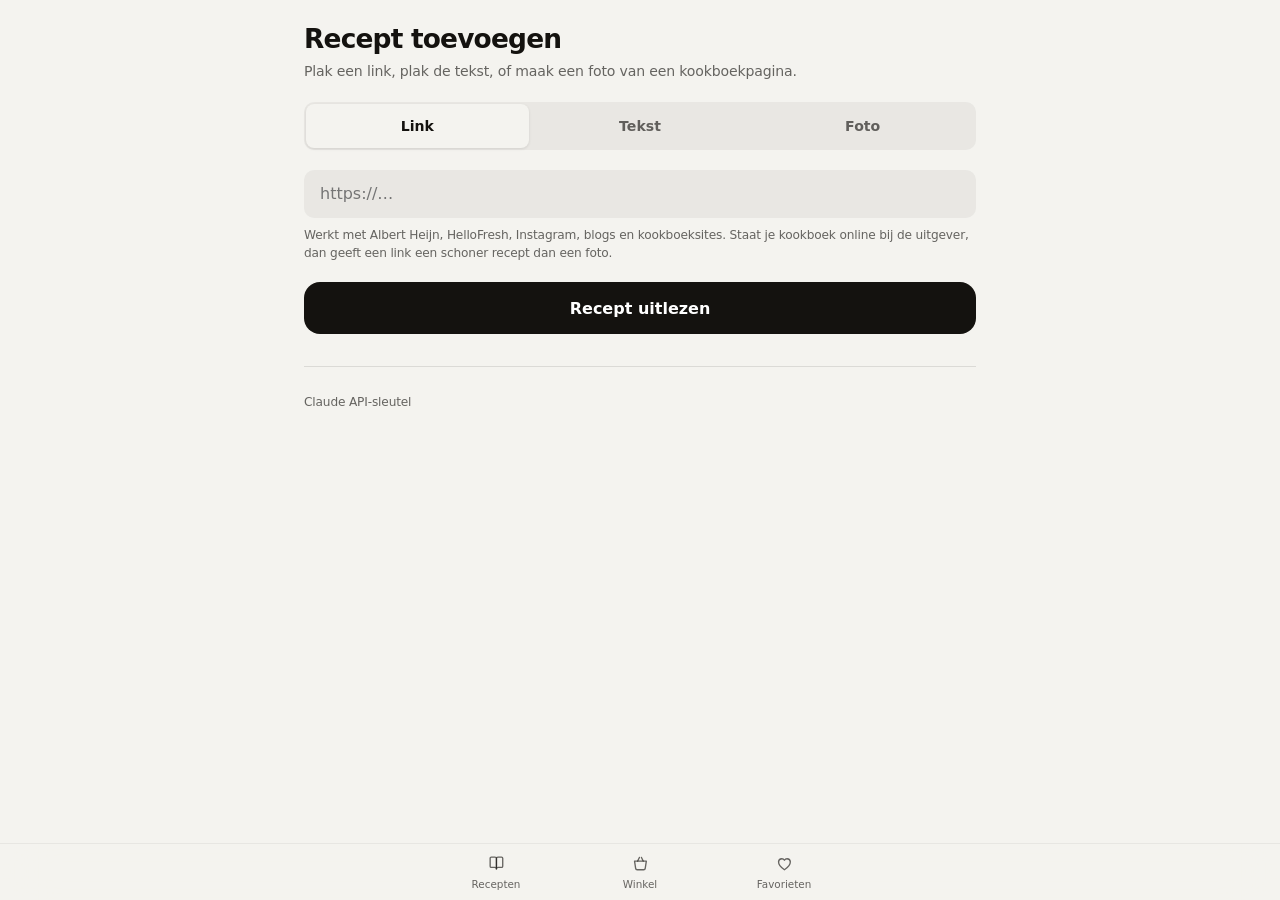
<file: docs/import.html>
<!DOCTYPE html>
<html lang="nl">
<head>
  <meta charset="UTF-8">
  <meta name="viewport" content="width=device-width, initial-scale=1, viewport-fit=cover">
  <meta name="theme-color" content="#FFFFFF" media="(prefers-color-scheme: light)">
  <meta name="theme-color" content="#0B0B0A" media="(prefers-color-scheme: dark)">
  <meta name="description" content="Recept toevoegen uit een link, foto of tekst">
  <title>Recept toevoegen</title>
  <link rel="stylesheet" href="./css/style.css?v=220359">
  <link rel="manifest" href="./manifest.json">
  <link rel="icon" href="./img/icon.svg" type="image/svg+xml">
  <link rel="icon" href="./favicon.ico" sizes="48x48">
  <link rel="apple-touch-icon" href="./img/icon-192.png">
  <meta name="apple-mobile-web-app-capable" content="yes">
  <script src="./js/opslag.js?v=220359"></script>
  <style>
    /* Deze pagina had een eigen opmaak met eigen maten, en verwees naar
       var(--serif) die sinds de herziening niet meer bestaat. Nu staat alles
       op dezelfde tokens als de rest van de app: --s-* voor ruimte, --t-* voor
       tekst, --r-* voor hoeken. */

    .import-wrap{ max-width:44rem; margin:0 auto; padding:0 var(--marge) var(--s-9) }
    .import-kop{ padding:var(--s-6) 0 var(--s-5) }
    .import-titel{ font-size:var(--t-kop); font-weight:700; letter-spacing:-.03em;
      line-height:1.1 }
    .import-sub{ font-size:var(--t-sub); color:var(--inkt-3); margin-top:var(--s-2) }

    .import-sectie{ margin-bottom:var(--s-5) }
    .import-label{ display:block; font-size:var(--t-cap); font-weight:600;
      letter-spacing:.09em; text-transform:uppercase; color:var(--inkt-3);
      margin-bottom:var(--s-2) }
    .import-input,.import-textarea{ width:100%; background:var(--vlak); border:none;
      border-radius:var(--r-ctl); padding:var(--s-3) var(--s-4); color:var(--inkt);
      font-family:inherit; font-size:max(16px,var(--t-body)); min-height:48px }
    .import-textarea{ min-height:9rem; resize:vertical; line-height:1.5 }
    .import-input:focus,.import-textarea:focus{ outline:2px solid var(--inkt-3);
      outline-offset:-2px }
    .import-hint{ font-size:var(--t-foot); color:var(--inkt-3); margin-top:var(--s-2);
      line-height:1.5 }

    /* Drie bronnen als één keuze, zoals de fasebalk op de receptpagina */
    .bron-keuze{ position:relative; display:grid; grid-auto-flow:column;
      grid-auto-columns:minmax(0,1fr); background:var(--vlak);
      border-radius:var(--r-ctl); padding:2px; margin-bottom:var(--s-5) }
    .bron-keuze .tab-btn{ position:relative; z-index:1; background:none; border:none;
      font-family:inherit; font-size:var(--t-sub); font-weight:600; color:var(--inkt-3);
      min-height:44px; border-radius:calc(var(--r-ctl) - 2px); cursor:pointer }
    .bron-keuze .tab-btn.active{ background:var(--grond); color:var(--inkt);
      box-shadow:0 1px 3px rgba(0,0,0,.10) }
    .tab-content{ display:none }
    .tab-content.active{ display:block }

    .foto-drop{ position:relative; display:grid; place-items:center; gap:var(--s-1);
      text-align:center; min-height:11rem; padding:var(--s-6) var(--s-4);
      background:var(--vlak); border:1px dashed var(--lijn-sterk);
      border-radius:var(--r-groep); cursor:pointer }
    .foto-drop.dragover{ border-color:var(--inkt); background:var(--laag-2) }
    .foto-drop p{ font-size:var(--t-sub); color:var(--inkt-2); margin:0 }
    .foto-drop p + p{ font-size:var(--t-foot); color:var(--inkt-3) }
    .foto-drop input[type=file]{ position:absolute; inset:0; opacity:0; cursor:pointer }
    .foto-preview{ display:none; margin-top:var(--s-3) }
    .foto-preview img{ width:100%; border-radius:var(--r-groep); display:block }

    .import-btn{ width:100%; min-height:52px; padding:var(--s-3) var(--s-4);
      background:var(--inkt); color:var(--inkt-om); border:none;
      border-radius:var(--r-groep); font-family:inherit;
      font-size:var(--t-body); font-weight:600; cursor:pointer }
    .import-btn:disabled{ opacity:.4; cursor:default }

    .status-balk{ display:none; margin-top:var(--s-4); padding:var(--s-3) var(--s-4);
      border-radius:var(--r-ctl); font-size:var(--t-sub); line-height:1.5 }
    .status-balk.laden{ display:block; background:var(--vlak); color:var(--inkt-2) }
    .status-balk.klaar{ display:block; background:var(--vlak); color:var(--actief) }
    .status-balk.fout{ display:block; background:var(--vlak); color:var(--waarschuwing) }

    .preview-blok{ display:none; margin-top:var(--s-7); padding-top:var(--s-6);
      border-top:1px solid var(--lijn) }
    .preview-blok.zichtbaar{ display:block }
    .preview-header{ display:flex; justify-content:space-between;
      align-items:flex-start; gap:var(--s-4); margin-bottom:var(--s-3) }
    .preview-titel{ font-size:var(--t-title); font-weight:700; letter-spacing:-.022em }
    .preview-meta{ display:flex; flex-wrap:wrap; gap:var(--s-3);
      font-size:var(--t-foot); color:var(--inkt-3); margin-top:var(--s-1) }
    .preview-stappen{ display:flex; flex-direction:column; gap:var(--s-2) }
    .preview-stap{ display:flex; gap:var(--s-3); align-items:flex-start;
      background:var(--laag); border-radius:var(--r-groep); padding:var(--s-3) }
    .preview-stap-nr{ flex-shrink:0; width:1.3rem; height:1.3rem; border-radius:50%;
      background:var(--vlak); color:var(--inkt-2); font-size:var(--t-cap);
      font-weight:600; display:grid; place-items:center }
    .preview-stap span:last-child{ flex:1 1 0; min-width:0; font-size:var(--t-sub);
      line-height:1.5 }

    .portie-schaler{ margin-bottom:var(--s-5) }
    .preview-content{ display:flex; flex-direction:column; gap:var(--s-5);
      margin-bottom:var(--s-5) }
    #pv-afbeelding{ width:100%; max-height:17rem; object-fit:cover;
      border-radius:var(--r-groep); margin-bottom:var(--s-4) }
    .opslaan-rij{ display:flex; gap:var(--s-2); margin-top:var(--s-6) }
    .opslaan-btn{ flex:1; min-height:52px; border:none; border-radius:var(--r-groep);
      font-family:inherit; font-size:var(--t-body); font-weight:600; cursor:pointer }
    .opslaan-btn--opslaan{ background:var(--inkt); color:var(--inkt-om) }
    .opslaan-btn--nieuw{ background:var(--vlak); color:var(--inkt) }

    /* De sleutel vul je één keer in; hij hoeft niet bovenaan te schreeuwen. */
    .sleutel-lade{ margin-top:var(--s-7); padding-top:var(--s-5);
      border-top:1px solid var(--lijn) }
    .sleutel-lade summary{ font-size:var(--t-foot); color:var(--inkt-3);
      cursor:pointer; list-style:none; min-height:32px; display:flex;
      align-items:center }
    .sleutel-lade summary::-webkit-details-marker{ display:none }
    .sleutel-lade[open] summary{ margin-bottom:var(--s-4) }
  </style>
</head>
<body>

<svg width="0" height="0" style="position:absolute" aria-hidden="true"><defs>
  <g id="i-boek"><path d="M4 5.5A1.5 1.5 0 0 1 5.5 4H10a2 2 0 0 1 2 2v13a2 2 0 0 0-2-2H5.5A1.5 1.5 0 0 1 4 15.5z"/><path d="M20 5.5A1.5 1.5 0 0 0 18.5 4H14a2 2 0 0 0-2 2v13a2 2 0 0 1 2-2h4.5a1.5 1.5 0 0 0 1.5-1.5z"/></g>
  <g id="i-mand"><path d="M4.5 9h15l-1.4 9.2a2 2 0 0 1-2 1.8H7.9a2 2 0 0 1-2-1.8z"/><path d="M8.5 9l2.2-4.6M15.5 9l-2.2-4.6"/></g>
  <g id="i-hart"><path d="M12 20s-7.5-4.7-7.5-10A4.2 4.2 0 0 1 8.7 6c1.4 0 2.6.7 3.3 1.9C12.7 6.7 13.9 6 15.3 6a4.2 4.2 0 0 1 4.2 4c0 5.3-7.5 10-7.5 10z"/></g>
</defs></svg>

  <div class="import-wrap">
    <div class="import-kop">
      <a class="terug-link" href="./index.html">Alle recepten</a>
      <h1 class="import-titel">Recept toevoegen</h1>
      <p class="import-sub">Plak een link, plak de tekst, of maak een foto van een kookboekpagina.</p>
    </div>

    <div class="bron-keuze" role="tablist">
      <button class="tab-btn active" data-tab="url" role="tab" aria-selected="true">Link</button>
      <button class="tab-btn" data-tab="tekst" role="tab" aria-selected="false">Tekst</button>
      <button class="tab-btn" data-tab="foto" role="tab" aria-selected="false">Foto</button>
    </div>

    <div class="tab-content active" id="tab-url">
      <div class="import-sectie">
        <input class="import-input" type="url" id="invoer-url"
               placeholder="https://…" inputmode="url" autocapitalize="off" spellcheck="false">
        <p class="import-hint">Werkt met Albert Heijn, HelloFresh, Instagram, blogs en kookboeksites.
          Staat je kookboek online bij de uitgever, dan geeft een link een schoner recept dan een foto.</p>
      </div>
    </div>

    <div class="tab-content" id="tab-tekst">
      <div class="import-sectie">
        <textarea class="import-textarea" id="invoer-tekst"
                  placeholder="Plak hier een recepttekst, een Instagram-bijschrift of een appje."></textarea>
      </div>
    </div>

    <div class="tab-content" id="tab-foto">
      <div class="import-sectie">
        <div class="foto-drop" id="foto-drop">
          <p>Kies een foto of sleep hem hierheen</p>
          <p>Een kookboekpagina of een schermafbeelding. Staat de gerechtfoto erbij, dan pak ik die mee.</p>
          <input type="file" id="foto-input" accept="image/*">
        </div>
        <div class="foto-preview" id="foto-preview">
          <img id="foto-img" alt="">
        </div>
      </div>
    </div>

    <button class="import-btn" id="importeer-btn">Recept uitlezen</button>

    <div class="status-balk" id="status-balk"></div>

    <details class="sleutel-lade" id="sleutel-lade">
      <summary>Claude API-sleutel</summary>
      <input class="import-input" type="password" id="api-sleutel" placeholder="sk-ant-…"
             autocomplete="off" spellcheck="false">
      <p class="import-hint">Blijft op dit toestel staan en gaat alleen naar api.anthropic.com.
        <a href="https://console.anthropic.com" target="_blank" rel="noopener">Sleutel aanmaken</a></p>
    </details>

    <!-- Preview -->
    <div class="preview-blok" id="preview-blok">
      <div class="import-sectie">
        <img id="pv-afbeelding" style="display:none">
        <div class="preview-header">
          <div>
            <div class="preview-titel" id="pv-titel"></div>
            <div class="preview-meta" id="pv-meta"></div>
          </div>
          <div id="pv-tags" style="display:flex;flex-wrap:wrap;gap:0.3rem;"></div>
        </div>

        <div class="portie-schaler">
          <label>Porties</label>
          <button class="portie-btn" id="pv-min">−</button>
          <span class="portie-aantal" id="pv-porties"></span>
          <button class="portie-btn" id="pv-plus">+</button>
        </div>

        <div class="preview-content">
          <div class="preview-ingredienten">
            <div class="blok-titel">Ingrediënten</div>
            <ul class="ingredienten-lijst" id="pv-ingredienten"></ul>
          </div>
          <div class="preview-stappen" id="pv-stappen"></div>
        </div>

        <div class="import-sectie">
          <label class="import-label" for="pv-bron">Bron</label>
          <input class="import-input" type="text" id="pv-bron"
                 placeholder="bijv. Albert Heijn, De Groene Bakplaat">
        </div>

        <div class="opslaan-rij">
          <button class="opslaan-btn opslaan-btn--opslaan" id="opslaan-btn">Opslaan</button>
          <button class="opslaan-btn opslaan-btn--nieuw" id="nieuw-btn">Nieuw recept</button>
        </div>
      </div>
    </div>
  </div>

  <nav class="tabbalk" aria-label="Hoofdnavigatie">
    <a class="tab" href="./index.html">
      <svg class="ic" viewBox="0 0 24 24"><use href="#i-boek"/></svg><em>Recepten</em></a>
    <a class="tab" href="./winkel.html">
      <svg class="ic" viewBox="0 0 24 24"><use href="#i-mand"/></svg><em>Winkel</em></a>
    <a class="tab" href="./index.html?favoriet=1">
      <svg class="ic" viewBox="0 0 24 24"><use href="#i-hart"/></svg><em>Favorieten</em></a>
  </nav>


  <script>
    const CLAUDE_API = 'https://api.anthropic.com/v1/messages';
    const CORS_PROXY = 'https://api.allorigins.win/raw?url=';
    let huidigRecept = null;
    let fotoBase64 = null;
    let fotoType = 'image/jpeg';
    let actiefTab = 'url';

    // ── API SLEUTEL ──
    // Zelfde verhaal als op de andere pagina's: vraag de browser de opslag
    // vast te houden, anders is je sleutel na een week weer weg.
    (async () => {
      try {
        if (navigator.storage && navigator.storage.persist &&
            !(await navigator.storage.persisted())) await navigator.storage.persist();
      } catch {}
    })();


    const sleutelVeld = document.getElementById('api-sleutel');
    const opgeslagenSleutel = localStorage.getItem('claude_api_key') || '';
    if (opgeslagenSleutel) sleutelVeld.value = opgeslagenSleutel;

    // Een wachtwoordveld met stippen zegt niet of je sleutel er nog staat.
    // Daarom een regel eronder die dat wél zegt.
    function toonSleutelStand() {
      let regel = document.getElementById('sleutel-stand');
      if (!regel) {
        regel = document.createElement('p');
        regel.id = 'sleutel-stand';
        regel.style.cssText = 'font-size:var(--t-foot);color:var(--inkt-3);margin:var(--s-2) 0 0';
        sleutelVeld.after(regel);
      }
      const k = localStorage.getItem('claude_api_key') || '';
      regel.textContent = k
        ? `Onthouden — eindigt op …${k.slice(-4)}. Je hoeft hem niet opnieuw in te vullen.`
        : 'Nog geen sleutel opgeslagen. Je vult hem één keer in en daarna onthoudt de app hem.';
    }
    toonSleutelStand();

    sleutelVeld.addEventListener('input', e => {
      const v = e.target.value.trim();
      if (v) localStorage.setItem('claude_api_key', v);
      toonSleutelStand();
    });

    // ── TABBLADEN ──

    document.querySelectorAll('.tab-btn').forEach(btn => {
      btn.addEventListener('click', () => {
        document.querySelectorAll('.tab-btn').forEach(b => b.classList.remove('active'));
        document.querySelectorAll('.tab-content').forEach(c => c.classList.remove('active'));
        btn.classList.add('active');
        document.getElementById(`tab-${btn.dataset.tab}`).classList.add('active');
        actiefTab = btn.dataset.tab;
      });
    });

    // ── FOTO UPLOAD ──

    const fotoDrop = document.getElementById('foto-drop');
    const fotoInput = document.getElementById('foto-input');

    fotoDrop.addEventListener('click', () => fotoInput.click());
    fotoDrop.addEventListener('dragover', e => { e.preventDefault(); fotoDrop.classList.add('dragover'); });
    fotoDrop.addEventListener('dragleave', () => fotoDrop.classList.remove('dragover'));
    fotoDrop.addEventListener('drop', e => {
      e.preventDefault();
      fotoDrop.classList.remove('dragover');
      if (e.dataTransfer.files[0]) verwerkFoto(e.dataTransfer.files[0]);
    });
    fotoInput.addEventListener('change', () => {
      if (fotoInput.files[0]) verwerkFoto(fotoInput.files[0]);
    });

    // Een foto van je telefoon is zo 4 MB en 5712 px breed. Onverkleind
    // opsturen loopt tegen de limiet van de API aan, en een HEIC als
    // 'image/jpeg' aanbieden wordt geweigerd. Daarom gaat alles eerst door
    // een canvas: dat verkleint én maakt er altijd een JPEG van.
    const MAX_ZIJDE = 1568;   // boven deze breedte wordt een foto toch geschaald

    async function verwerkFoto(file) {
      toonStatus('Foto klaarmaken…');
      try {
        const bitmap = await createImageBitmap(file);
        origineleFoto = bitmap;
        const schaal = Math.min(1, MAX_ZIJDE / Math.max(bitmap.width, bitmap.height));
        const c = document.createElement('canvas');
        c.width = Math.round(bitmap.width * schaal);
        c.height = Math.round(bitmap.height * schaal);
        c.getContext('2d').drawImage(bitmap, 0, 0, c.width, c.height);
        const dataUrl = c.toDataURL('image/jpeg', 0.85);
        fotoBase64 = dataUrl.split(',')[1];
        fotoType = 'image/jpeg';
        document.getElementById('foto-img').src = dataUrl;
        document.getElementById('foto-preview').style.display = 'block';
        const kb = Math.round(fotoBase64.length * 3 / 4 / 1024);
        toonStatus(`Foto klaar — ${c.width}×${c.height}, ${kb} kB`, 'klaar');
      } catch (e) {
        fotoBase64 = null;
        // Chrome op de Mac kan HEIC niet openen; Safari en je telefoon wel.
        toonStatus(file.type === 'image/heic' || /\.heic$/i.test(file.name)
          ? 'Deze HEIC kan deze browser niet openen. Probeer het in Safari, of exporteer de foto als JPEG.'
          : 'Kon deze afbeelding niet lezen. Probeer een JPEG of PNG.', 'fout');
      }
    }

    // ── HELPERS ──

    function toonStatus(bericht, type = 'laden') {
      const el = document.getElementById('status-balk');
      el.textContent = bericht;
      el.className = `status-balk ${type}`;
    }
    function verbergStatus() {
      document.getElementById('status-balk').className = 'status-balk';
    }
    function vandaag() { return new Date().toISOString().split('T')[0]; }

    function slugify(tekst) {
      return tekst.toLowerCase()
        .replace(/[áàäâ]/g, 'a').replace(/[éèëê]/g, 'e')
        .replace(/[íìïî]/g, 'i').replace(/[óòöô]/g, 'o')
        .replace(/[úùüû]/g, 'u').replace(/ñ/g, 'n')
        .replace(/[^a-z0-9]+/g, '-').replace(/^-|-$/g, '');
    }

    function siteNaam(url) {
      try {
        const host = new URL(url).hostname.replace('www.', '');
        const namen = {
          'ah.nl': 'Albert Heijn',
          'allerhande.ah.nl': 'Albert Heijn',
          'hellofresh.nl': 'HelloFresh',
          'hellofresh.com': 'HelloFresh',
          'marleyspoon.nl': 'Marley Spoon',
          'marleyspoon.com': 'Marley Spoon',
          'cooking.nytimes.com': 'NYT Cooking',
          'instagram.com': 'Instagram',
          'youtube.com': 'YouTube',
          'youtu.be': 'YouTube',
          'reddit.com': 'Reddit',
          'tiktok.com': 'TikTok',
        };
        return namen[host] || host.split('.')[0].charAt(0).toUpperCase() + host.split('.')[0].slice(1);
      } catch { return ''; }
    }

    // ── URL OPHALEN ──

    async function haalPaginaOp(url) {
      try {
        toonStatus('Pagina ophalen…');
        const res = await fetch(CORS_PROXY + encodeURIComponent(url));
        if (!res.ok) throw new Error();
        return await res.text();
      } catch { return null; }
    }

    function extractAfbeelding(html, url) {
      // og:image
      const ogMatch = html.match(/<meta[^>]*property=["']og:image["'][^>]*content=["']([^"']+)["']/i)
        || html.match(/<meta[^>]*content=["']([^"']+)["'][^>]*property=["']og:image["']/i);
      if (ogMatch) return ogMatch[1];

      // twitter:image
      const twMatch = html.match(/<meta[^>]*name=["']twitter:image["'][^>]*content=["']([^"']+)["']/i);
      if (twMatch) return twMatch[1];

      // JSON-LD image
      const ldMatch = html.match(/"image"\s*:\s*"(https?:\/\/[^"]+)"/);
      if (ldMatch) return ldMatch[1];

      return '';
    }

    function extractJsonLd(html) {
      const scripts = html.match(/<script[^>]*type=["']application\/ld\+json["'][^>]*>([\s\S]*?)<\/script>/gi);
      if (!scripts) return null;
      for (const script of scripts) {
        try {
          const json = script.replace(/<\/?script[^>]*>/gi, '');
          const data = JSON.parse(json);
          const items = Array.isArray(data) ? data : data['@graph'] || [data];
          const recipe = items.find(i =>
            i['@type'] === 'Recipe' || (Array.isArray(i['@type']) && i['@type'].includes('Recipe'))
          );
          if (recipe) return recipe;
        } catch {}
      }
      return null;
    }

    function htmlNaarTekst(html) {
      return html
        .replace(/<script[\s\S]*?<\/script>/gi, '')
        .replace(/<style[\s\S]*?<\/style>/gi, '')
        .replace(/<[^>]+>/g, ' ')
        .replace(/\s+/g, ' ')
        .trim()
        .slice(0, 12000);
    }

    // ── EXTRACTIE ──

    async function extraheerRecept() {
      const sleutel = document.getElementById('api-sleutel').value.trim();
      if (!sleutel) { toonStatus('Vul eerst een API-sleutel in.', 'fout'); return; }
      localStorage.setItem('claude_api_key', sleutel);

      const url = actiefTab === 'url' ? document.getElementById('invoer-url').value.trim() : '';
      const tekst = actiefTab === 'tekst' ? document.getElementById('invoer-tekst').value.trim() : '';
      const heeftFoto = actiefTab === 'foto' && fotoBase64;

      if (!url && !tekst && !heeftFoto) {
        toonStatus('Vul een URL, tekst of foto in.', 'fout');
        return;
      }

      const btn = document.getElementById('importeer-btn');
      btn.disabled = true;
      document.getElementById('preview-blok').classList.remove('zichtbaar');

      let invoerTekst = '';
      let gevondenAfbeelding = '';
      let bronNaam = '';

      // URL modus: pagina ophalen
      if (url) {
        bronNaam = siteNaam(url);
        const html = await haalPaginaOp(url);
        if (html) {
          gevondenAfbeelding = extractAfbeelding(html, url);
          const jsonLd = extractJsonLd(html);
          if (jsonLd) {
            // Als JSON-LD een image heeft, gebruik die
            if (!gevondenAfbeelding && jsonLd.image) {
              gevondenAfbeelding = Array.isArray(jsonLd.image) ? jsonLd.image[0] : (typeof jsonLd.image === 'string' ? jsonLd.image : jsonLd.image.url || '');
            }
            invoerTekst = `JSON-LD Recipe data van ${url}:\n${JSON.stringify(jsonLd, null, 2)}`;
          } else {
            invoerTekst = `Pagina-inhoud van ${url}:\n${htmlNaarTekst(html)}`;
          }
        } else {
          invoerTekst = `URL (kon pagina niet ophalen, gebruik je kennis als je het recept kent): ${url}`;
        }
      } else if (tekst) {
        invoerTekst = tekst;
      }

      toonStatus('Recept extraheren met AI…');

      const timestamp = Date.now();
      const schema = `{
  "id": "r${timestamp}",
  "titel": "",
  "slug": "",
  "beschrijving": "",
  "afbeelding": "${gevondenAfbeelding}",
  "bereidingstijd": 0,
  "actieve_tijd": 0,
  "passieve_tijd": 0,
  "moeilijkheidsgraad": "makkelijk",
  "porties": 4,
  "tags": [],
  "ingredienten": [{"naam": "", "hoeveelheid": 0, "eenheid": ""}],
  "stappen": [{"nummer": 1, "tekst": ""}],
  "voedingswaarden": {"kcal": 0, "eiwitten": 0, "koolhydraten": 0, "vetten": 0},
  "bron": "${url}",
  "bron_naam": "${bronNaam}",
  "bron_type": "${url ? 'url' : 'notitie'}",
  "datum_toegevoegd": "${vandaag()}"${heeftFoto ? `,
  "_fotokader": {"links": 0, "boven": 0, "rechts": 0, "onder": 0}` : ''}
}`;

      const instructie = `Extraheer het recept en vertaal ALLES naar het Nederlands. Geef ALLEEN geldige JSON terug, geen uitleg, geen markdown.

Schema:
${schema}

BELANGRIJKE REGELS:
- Neem ALLE stappen over, sla er GEEN over. Elke stap mag maximaal 3 zinnen bevatten.
- Schrijf erbij HOE iets gesneden moet worden als de bron dat zegt: "in blokjes
  van 2 cm", "in dunne halve ringen", "grof gehakt". Zet het snijwerk zo veel
  mogelijk in een eigen stap aan het begin.
- beschrijving: 1 zin
- afbeelding: gebruik "${gevondenAfbeelding}" als die gevuld is, verander hem NIET
- Eenheden: g, ml, el, tl, stuks, snuf, takjes, blaadjes, bosje, teentje, blik,
  bol, stengel, naar smaak. Gebruik "stuks" NIET voor kruiden of noten.
- moeilijkheidsgraad: makkelijk / gemiddeld / moeilijk
- tags alleen uit: vegetarisch, vegan, vis, vlees, snel, comfort food, Aziatisch,
  Italiaans, ontbijt, brunch, lunch, diner, snack, bijgerecht, babyvriendelijk
- hoeveelheid 0 + eenheid "naar smaak" voor ongemeten ingrediënten
- Schat voedingswaarden redelijk in als ze niet gegeven zijn
- TIJDEN: actieve_tijd is wat je er zelf mee bezig bent, passieve_tijd is wachten
  (oven, rijzen, koelkast, rusten). Ze moeten samen precies bereidingstijd zijn.
  Bakken in een pan waar je bij staat telt als actief.
- OVEN: schrijf de temperatuur altijd als "180 °C hetelucht". Noemt de bron een
  conventionele oven of twee waardes, neem dan de heteluchtwaarde. Noemt de bron
  één getal zonder uitleg, gebruik dat getal met "hetelucht" erachter.
- bron_type: kies precies één van url, kookboek, tijdschrift, instagram, notitie,
  klassiek. Zie je een pagina uit een kookboek, dan kookboek. Een tijdschrift,
  dan tijdschrift. Weet je het niet, laat "${url ? 'url' : heeftFoto ? 'notitie' : 'notitie'}" staan.
- bron_naam: de naam van de bron (bijv. "${bronNaam || 'onbekend'}")${heeftFoto ? `
- _fotokader: staat er op de foto OOK een foto van het afgemaakte gerecht
  (meestal op de pagina ernaast), geef dan het kader daarvan als breukdelen van
  de hele afbeelding: links/boven/rechts/onder tussen 0 en 1. Kader strak om de
  gerechtfoto heen, zonder paginarand of vingers. Staat er geen gerechtfoto op,
  zet dan alle vier op 0.` : ''}`;

      // Bouw API-bericht
      const content = [];

      if (heeftFoto) {
        content.push({
          type: 'image',
          source: { type: 'base64', media_type: fotoType, data: fotoBase64 }
        });
        content.push({ type: 'text', text: instructie + (invoerTekst ? `\n\nExtra context:\n${invoerTekst}` : '') });
      } else {
        content.push({ type: 'text', text: instructie + `\n\nInvoer:\n${invoerTekst}` });
      }

      try {
        const res = await fetch(CLAUDE_API, {
          method: 'POST',
          headers: {
            'x-api-key': sleutel,
            'anthropic-version': '2023-06-01',
            'content-type': 'application/json',
            'anthropic-dangerous-direct-browser-access': 'true'
          },
          body: JSON.stringify({
            model: 'claude-haiku-4-5-20251001',
            max_tokens: 3000,
            messages: [{ role: 'user', content }]
          })
        });

        if (!res.ok) {
          const err = await res.json();
          throw new Error(err.error?.message || `HTTP ${res.status}`);
        }

        const data = await res.json();
        const jsonTekst = data.content[0].text.trim();
        const jsonMatch = jsonTekst.match(/\{[\s\S]*\}/);
        if (!jsonMatch) throw new Error('Geen geldig JSON in de respons');

        huidigRecept = JSON.parse(jsonMatch[0]);
        if (!huidigRecept.slug) huidigRecept.slug = slugify(huidigRecept.titel);
        if (!huidigRecept.afbeelding && gevondenAfbeelding) huidigRecept.afbeelding = gevondenAfbeelding;
        if (!huidigRecept.bron_naam && bronNaam) huidigRecept.bron_naam = bronNaam;
        vulAfgeleideVelden(huidigRecept);
        const ahRaak = await koppelAanAH(huidigRecept);
        if (huidigRecept._fotokader && !huidigRecept.afbeelding) {
          const uitsnede = await snijdGerechtfotoUit(huidigRecept._fotokader);
          if (uitsnede) huidigRecept.afbeelding = uitsnede;
        }
        delete huidigRecept._fotokader;

        verbergStatus();
        toonPreview(huidigRecept);

      } catch (e) {
        toonStatus(`Fout: ${e.message}`, 'fout');
      } finally {
        btn.disabled = false;
      }
    }

    // ── PREVIEW ──

    /* Twee velden die de app gebruikt maar die geen enkele bron noemt: wat je
       uit de kast moet halen, en op welk ovenprogramma het hoort. Dezelfde
       regels als Scripts/benodigdheden.py en Scripts/ovenprogramma.py, zodat
       een recept dat je hier toevoegt meteen compleet is.
       Woordgrenzen overal: zonder \b zit 'folie' in 'olijfolie', 'koek' in
       'koekenpan' en 'rijzen' in 'zelfrijzend bakmeel'. */
    const GEREEDSCHAP = [
      ['blender', /\bblender\b|\bblenden\b/], ['staafmixer', /\bstaafmixer\b/],
      ['keukenmachine', /\bkeukenmachine\b|\bfoodprocessor\b/],
      ['grillpan', /\bgrillpan\b|\bgrillplaat\b/], ['braadslede', /\bbraadslede\b/],
      ['bakplaat', /\bbakplaat\b|\bbakplaten\b/], ['ovenschaal', /\bovenschaal\b/],
      ['bakpapier', /\bbakpapier\b/], ['aluminiumfolie', /\baluminiumfolie\b|\bzilverpapier\b/],
      ['vijzel', /\bvijzel\b/], ['pureestamper', /\bstamper\b|\bstamppot\b|stamp.{0,24}\b(aardappel|puree)/],
      ['springvorm', /\bspringvorm\b|\btaartvorm\b|\bbakvorm\b/], ['pizzasteen', /\bpizzasteen\b/],
      ['deegroller', /\bdeegroller\b|\brol\b.{0,30}\buit\b|\buitgerold/],
      ['mandoline', /\bmandoline\b/], ['vergiet', /\bvergiet\b/],
      ['schuimspaan', /\bschuimspaan\b/], ['schone theedoek', /\btheedoek\b/],
      ['keukenthermometer', /\bthermometer\b/], ['stoommandje', /\bstoommandje\b|\bstoompan\b/],
      ['microplane', /\bmicroplane\b/],
    ];

    /* Een recept dat je hier toevoegt had tot nu toe geen AH-producten: geen
       productfoto in de winkel, geen indeling per schap. Dat kwam doordat de
       koppeling een bouwstap was (Scripts/ah_verrijken.py) die de AH-API
       aanroept, en die API heeft geen CORS — vanuit de browser kan dat niet.
       Maar het hoeft ook niet: 77% van de ingrediëntnamen staat al in
       docs/data/ah-producten.json, dat we toch al downloaden. Daar zoeken we
       nu eerst in. Wat niet gevonden wordt blijft leeg en krijgt een icoon;
       de volgende keer dat ah_verrijken.py draait wordt dat alsnog aangevuld.
       De normalisatie is dezelfde als in dat script. */
    const RUIS = new Set(['grote','kleine','middelgrote','grof','fijn','dunne','dikke',
      'halve','hele','stuk','stukje','blik','pak','zak','bosje','bol','teentje','teentjes',
      'snufje','scheutje','handje','handvol','goede','kwaliteit','biologische','koud',
      'koude','warm','warme','vers','verse','extra','vierge','vergine','rijpe','eetrijpe',
      'van','met','om','te','het','de','een','bijv','keuze']);
    const BEREIDING = new Set(['fijngehakt','gehakt','kleingehakt','grofgehakt','gesnipperd',
      'gesneden','geraspt','geplet','geperst','geroosterd','gerooster','verwijderd',
      'schoongemaakt','gewassen','uitgelekt','afgespoeld','gepeld','geschild','ontpit',
      'in','naar','optioneel','alleen','eventueel']);

    function normaliseerIngredient(naam) {
      let s = String(naam).toLowerCase().trim();
      s = s.replace(/\(.*?\)/g, ' ');
      s = s.split(',')[0];
      s = s.split(/\bof\b/)[0];
      s = s.replace(/[0-9]+([.,][0-9]+)?/g, ' ');
      s = s.replace(/[^a-zà-ÿ\s-]/g, ' ');
      const uit = [];
      for (const w of s.split(/\s+/).filter(Boolean)) {
        if (BEREIDING.has(w)) break;
        if (RUIS.has(w) || w.length < 2) continue;
        uit.push(w);
      }
      return uit.slice(0, 4).join(' ').trim();
    }

    /* Op een kookboekpagina staat de gerechtfoto er meestal naast. Die werd
       tot nu toe genegeerd, waardoor ik hem er elke keer met de hand uit
       moest snijden. Het model geeft nu het kader terug en we knippen het
       hier uit de foto die je toch al hebt geüpload. */
    let origineleFoto = null;   // de volledige foto als bitmap

    async function snijdGerechtfotoUit(kader) {
      if (!origineleFoto || !kader) return null;
      const {links, boven, rechts, onder} = kader;
      const b = rechts - links, h = onder - boven;
      if (!(b > 0.08 && h > 0.08)) return null;     // niets bruikbaars
      const W = origineleFoto.width, H = origineleFoto.height;
      const c = document.createElement('canvas');
      const schaal = Math.min(1, 1400 / Math.max(b * W, h * H));
      c.width = Math.round(b * W * schaal);
      c.height = Math.round(h * H * schaal);
      c.getContext('2d').drawImage(origineleFoto,
        links * W, boven * H, b * W, h * H, 0, 0, c.width, c.height);
      return c.toDataURL('image/jpeg', 0.85);
    }

    let productLijst = null;
    async function koppelAanAH(r) {
      if (!productLijst) {
        try {
          productLijst = await (await fetch('./data/ah-producten.json', {cache:'no-cache'})).json();
        } catch { productLijst = {}; }
      }
      let raak = 0;
      for (const ing of r.ingredienten || []) {
        const sleutel = normaliseerIngredient(ing.naam);
        if (sleutel && productLijst[sleutel] && productLijst[sleutel].titel) {
          ing.ah = sleutel;
          raak++;
        } else if (sleutel) {
          ing.ah = sleutel;   // de bouwstap zoekt hem later alsnog op
        }
      }
      return raak;
    }

    function vulAfgeleideVelden(r) {
      const stappen = (r.stappen || []).map(s => s.tekst).join(' ').toLowerCase();
      const ing = (r.ingredienten || []).map(i => i.naam).join(' ').toLowerCase();
      const alles = stappen + ' ' + ing;

      let spullen = GEREEDSCHAP.filter(([, pat]) => pat.test(alles)).map(([n]) => n);
      if (spullen.includes('blender') && spullen.includes('staafmixer')) {
        spullen = spullen.filter(n => n !== 'blender' && n !== 'staafmixer');
        spullen.unshift('blender of staafmixer');
      } else if (/\bpureer\b|\bpureren\b/.test(alles) &&
                 !spullen.some(n => /blender|staafmixer|keukenmachine/.test(n))) {
        spullen.push('staafmixer of blender');
      }
      r.benodigdheden = spullen;

      // Ovenprogramma, afgestemd op de AEG SteamPro
      const zonderPan = stappen.replace(/grillpan\w*/g, ' ');
      if (!/\boven\b|\bovenschaal\b|\bbraadslede\b|\bbakplaat\b|\bgrill\w*\b/.test(zonderPan)) {
        delete r.ovenprogramma;
      } else if (/\bonder de grill\b|\bgrill voor\b|\bgrillplaat\b/.test(stappen)) {
        r.ovenprogramma = 'Turbogrill op de hoogste stand. Houd hem in de gaten, dit gaat snel.';
      } else if (/\bgist\b|\bgistdeeg\b/.test(alles)) {
        r.ovenprogramma = 'Laat rijzen met Gistdeeg rijzen; bak daarna op Pizza-instelling — die geeft extra onderwarmte voor een krokante bodem.';
      } else if (/\bspringvorm\b|\btaart\b|\bkoek\b|\bbeslag\b|\bbakvorm\b/.test(stappen)) {
        r.ovenprogramma = 'Boven + onderwarmte. Hetelucht droogt de bovenkant uit voordat het midden gaar is.';
      } else if (/\bgegratineerde?\b|\bgratin\b|kaas.{0,30}goudbruin|\bbubbelend\b|(mozzarella|kaas)\w*\s+(is\s+)?gesmolten|smelt/.test(stappen)) {
        r.ovenprogramma = 'Hetelucht, en de laatste 5-10 minuten Turbogrill voor de kaaskorst.';
      } else if (/\bzilverpapier\b|\baluminiumfolie\b/.test(stappen) && /\bzalm\b|\bvis\b/.test(ing)) {
        r.ovenprogramma = 'Hetelucht in de folie, of Steamify op dezelfde temperatuur zonder folie — dat houdt de vis zachter.';
      } else if (/verwarm de \w*\s?(pita|flatbread|brood)/.test(stappen)) {
        r.ovenprogramma = 'Regenereren met stoom houdt het brood zacht in plaats van droog.';
      } else {
        r.ovenprogramma = 'Hetelucht. Zet de plaat in het midden.';
      }

      /* Eén vast rijtje woorden voor bron_type, anders staat er na een jaar
         'foto', 'website' en 'url' naast elkaar voor hetzelfde. Het model mag
         'kookboek' kiezen als het een boekpagina ziet; bij elk ander woord
         vallen we terug op wat we zeker weten uit de bron zelf. */
      const SOORTEN = ['url', 'kookboek', 'tijdschrift', 'instagram', 'notitie', 'klassiek'];
      if (!SOORTEN.includes(r.bron_type)) {
        r.bron_type = /^https?:\/\//.test(r.bron || '')
          ? (/instagram\.com/.test(r.bron) ? 'instagram' : 'url')
          : 'notitie';
      }

      // Tijden moeten optellen; anders klopt de planning op het overzicht niet
      const a = r.actieve_tijd || 0, pz = r.passieve_tijd || 0;
      if (r.bereidingstijd && a + pz !== r.bereidingstijd) {
        r.passieve_tijd = Math.max(r.bereidingstijd - a, 0);
        if (r.actieve_tijd + r.passieve_tijd !== r.bereidingstijd) {
          r.actieve_tijd = r.bereidingstijd; r.passieve_tijd = 0;
        }
      }
    }

    function toonPreview(r) {
      const afbEl = document.getElementById('pv-afbeelding');
      if (r.afbeelding) {
        afbEl.src = r.afbeelding;
        afbEl.style.display = 'block';
        afbEl.onerror = () => { afbEl.style.display = 'none'; };
      } else {
        afbEl.style.display = 'none';
      }

      document.getElementById('pv-titel').textContent = r.titel;
      document.getElementById('pv-meta').innerHTML =
        `<span>${r.actieve_tijd || r.bereidingstijd} min werk</span>`
        + `<span>${r.bereidingstijd} min totaal</span>`
        + `<span>${r.moeilijkheidsgraad}</span><span>${r.porties} porties</span>`;

      // Laat zien wat er automatisch bij gezet is, zodat je ziet dat het klopt
      // voordat je opslaat.
      const afgeleid = [];
      if (r.benodigdheden && r.benodigdheden.length)
        afgeleid.push(`<b>Pak alvast</b> ${r.benodigdheden.join(' · ')}`);
      if (r.ovenprogramma) afgeleid.push(`<b>Oven</b> ${r.ovenprogramma}`);
      let extra = document.getElementById('pv-afgeleid');
      if (!extra) {
        extra = document.createElement('div');
        extra.id = 'pv-afgeleid';
        extra.style.cssText = 'font-size:var(--t-foot);color:var(--inkt-3);'
          + 'line-height:1.5;margin:var(--s-3) 0 0;display:flex;'
          + 'flex-direction:column;gap:var(--s-1)';
        document.getElementById('pv-tags').after(extra);
      }
      extra.innerHTML = afgeleid.map(x => `<span>${x}</span>`).join('');
      extra.hidden = afgeleid.length === 0;
      document.getElementById('pv-tags').innerHTML =
        r.tags.map(t => `<span class="tag">${t}</span>`).join('');

      document.getElementById('pv-ingredienten').innerHTML = r.ingredienten.map(ing => {
        const h = ing.hoeveelheid > 0 ? `${ing.hoeveelheid} ${ing.eenheid}` : ing.eenheid;
        return `<li><span class="ingredient-naam">${ing.naam}</span><span class="ingredient-hoeveelheid">${h}</span></li>`;
      }).join('');

      document.getElementById('pv-stappen').innerHTML = r.stappen.map(s =>
        `<div class="preview-stap"><span class="preview-stap-nr">${s.nummer}</span><span>${s.tekst}</span></div>`
      ).join('');

      // Bron bewerkbaar
      document.getElementById('pv-bron').value = r.bron_naam || siteNaam(r.bron) || '';

      // Portieschaler
      previewPorties = r.porties;
      basisPorties = r.porties;
      document.getElementById('pv-porties').textContent = previewPorties;

      document.getElementById('preview-blok').classList.add('zichtbaar');
      document.getElementById('preview-blok').scrollIntoView({ behavior: 'smooth', block: 'start' });
    }

    let previewPorties = 1;
    let basisPorties = 1;

    function updatePreviewPorties() {
      document.getElementById('pv-porties').textContent = previewPorties;
      document.querySelectorAll('#pv-ingredienten li').forEach((li, i) => {
        const ing = huidigRecept.ingredienten[i];
        if (!ing) return;
        if (ing.hoeveelheid === 0 || ing.eenheid === 'naar smaak') return;
        const waarde = (ing.hoeveelheid / basisPorties) * previewPorties;
        const afgerond = Math.round(waarde * 10) / 10;
        const tekst = afgerond % 1 === 0 ? String(afgerond | 0) : String(afgerond);
        li.querySelector('.ingredient-hoeveelheid').textContent = `${tekst} ${ing.eenheid}`;
      });
      // Update ook het portie-aantal in het recept dat wordt opgeslagen
      huidigRecept.porties = previewPorties;
    }

    document.getElementById('pv-min').addEventListener('click', () => {
      if (previewPorties > 1) { previewPorties--; updatePreviewPorties(); }
    });
    document.getElementById('pv-plus').addEventListener('click', () => {
      previewPorties++;
      updatePreviewPorties();
    });

    // ── OPSLAAN ──

    async function opslaanRecept() {
      if (!huidigRecept) return;
      huidigRecept.bron_naam = document.getElementById('pv-bron').value.trim();

      if (!heeftToken()) {
        toonStatus('Eenmalig een GitHub-token nodig om op te slaan.', 'laden');
        vraagToken(document.querySelector('.opslaan-rij'), opslaanRecept);
        return;
      }

      const knop = document.getElementById('opslaan-btn');
      const oudeTekst = knop.textContent;
      knop.disabled = true;
      knop.textContent = 'Opslaan...';
      toonStatus('Bezig met opslaan op GitHub...', 'laden');
      try {
        const aantal = await bewaarRecept(huidigRecept);
        toonStatus(`Opgeslagen. Er staan nu ${aantal} recepten. De site is binnen een minuut bijgewerkt.`, 'ok');
        knop.textContent = 'Opgeslagen';
      } catch (e) {
        knop.disabled = false;
        knop.textContent = oudeTekst;
        toonStatus('Opslaan mislukt: ' + e.message, 'fout');
      }
    }

    // ── EVENT LISTENERS ──

    document.getElementById('importeer-btn').addEventListener('click', extraheerRecept);
    document.getElementById('opslaan-btn').addEventListener('click', opslaanRecept);
    document.getElementById('nieuw-btn').addEventListener('click', () => {
      huidigRecept = null;
      fotoBase64 = null;
      document.getElementById('invoer-url').value = '';
      document.getElementById('invoer-tekst').value = '';
      document.getElementById('foto-preview').style.display = 'none';
      document.getElementById('preview-blok').classList.remove('zichtbaar');
      verbergStatus();
      window.scrollTo({ top: 0, behavior: 'smooth' });
    });

    document.getElementById('invoer-url').addEventListener('keydown', e => {
      if (e.key === 'Enter') extraheerRecept();
    });

    if ('serviceWorker' in navigator) {
      navigator.serviceWorker.register('./sw.js').catch(() => {});
    }

    // Auto-fill en auto-start via URL parameters
    // Gebruik: import.html?url=https://...&auto=true
    const params = new URLSearchParams(window.location.search);
    const autoUrl = params.get('url');
    if (autoUrl) {
      document.getElementById('invoer-url').value = autoUrl;
      // Activeer URL tab
      document.querySelectorAll('.tab-btn').forEach(b => b.classList.remove('active'));
      document.querySelectorAll('.tab-content').forEach(c => c.classList.remove('active'));
      document.querySelector('[data-tab="url"]').classList.add('active');
      document.getElementById('tab-url').classList.add('active');
      actiefTab = 'url';

      if (params.get('auto') === 'true') {
        // Wacht even tot de pagina geladen is, start dan automatisch
        setTimeout(() => extraheerRecept(), 500);
      }
    }
  </script>

</body>
</html>
</file>
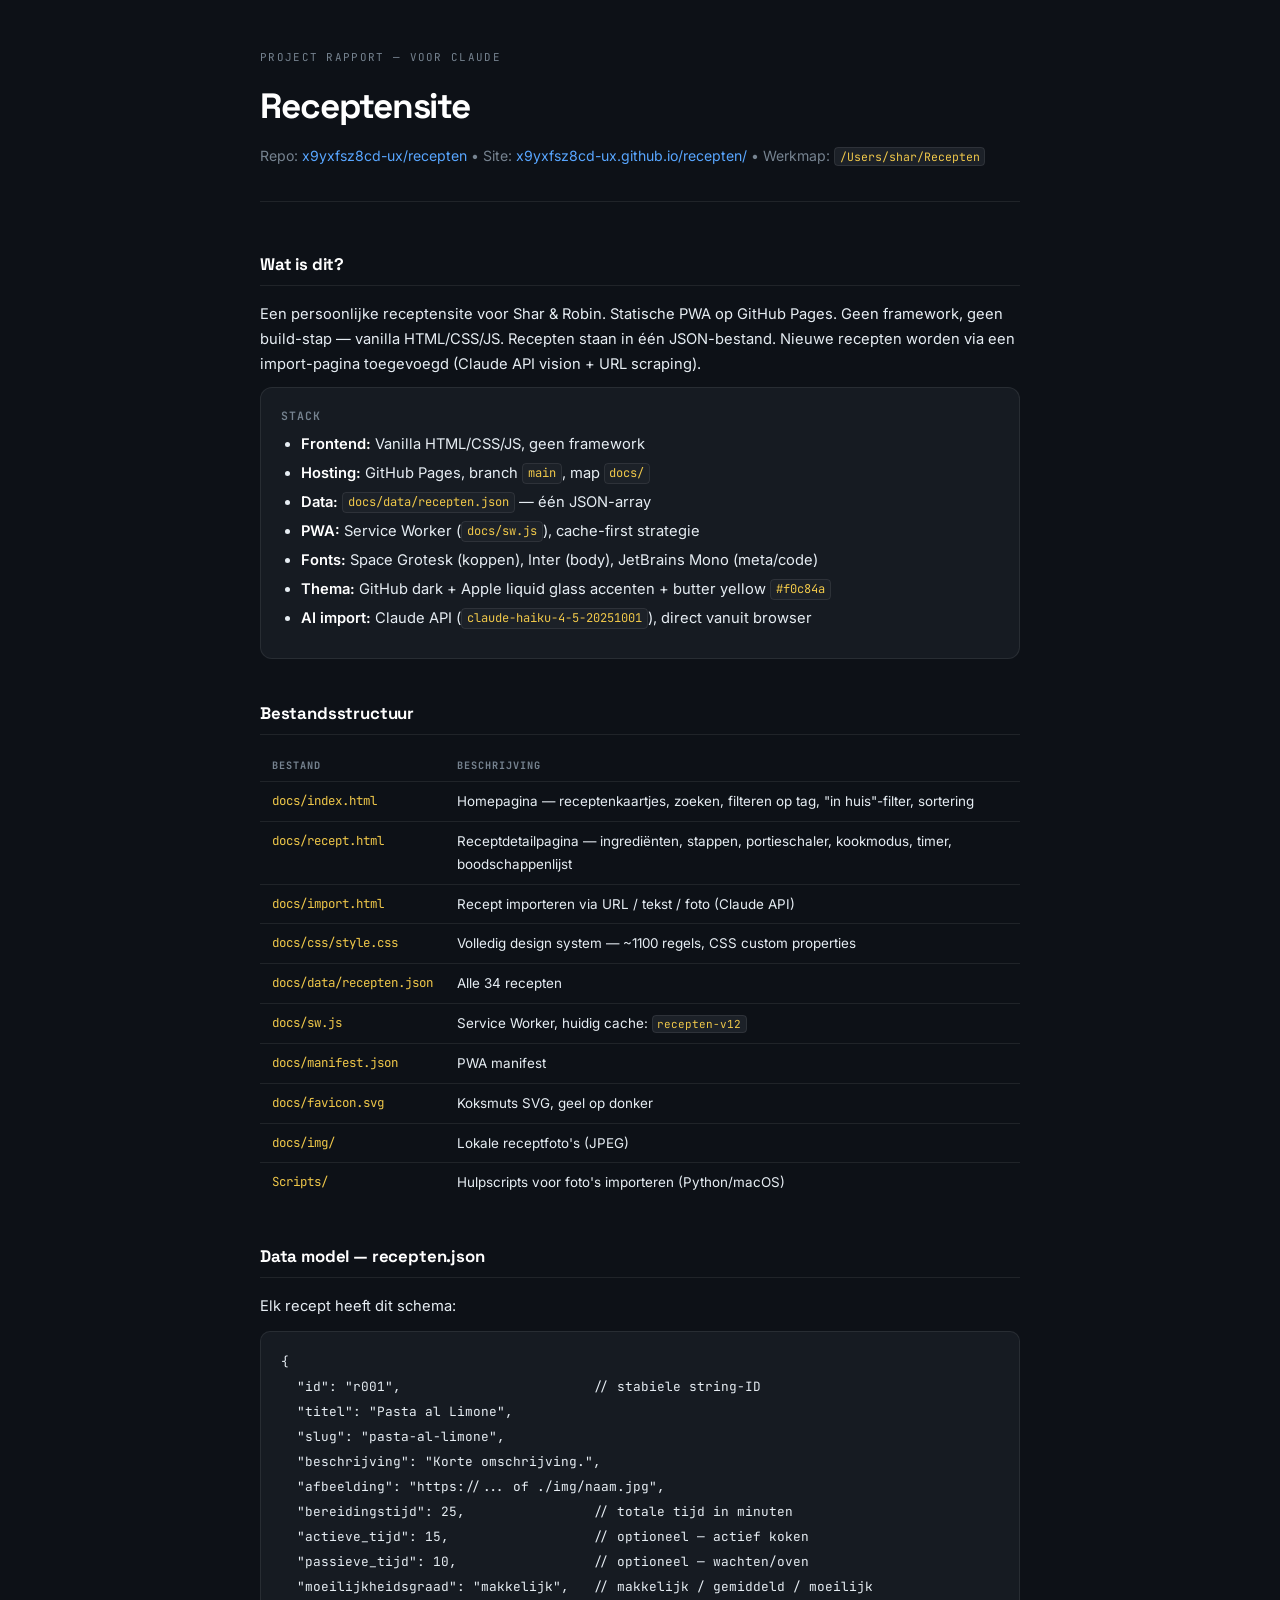
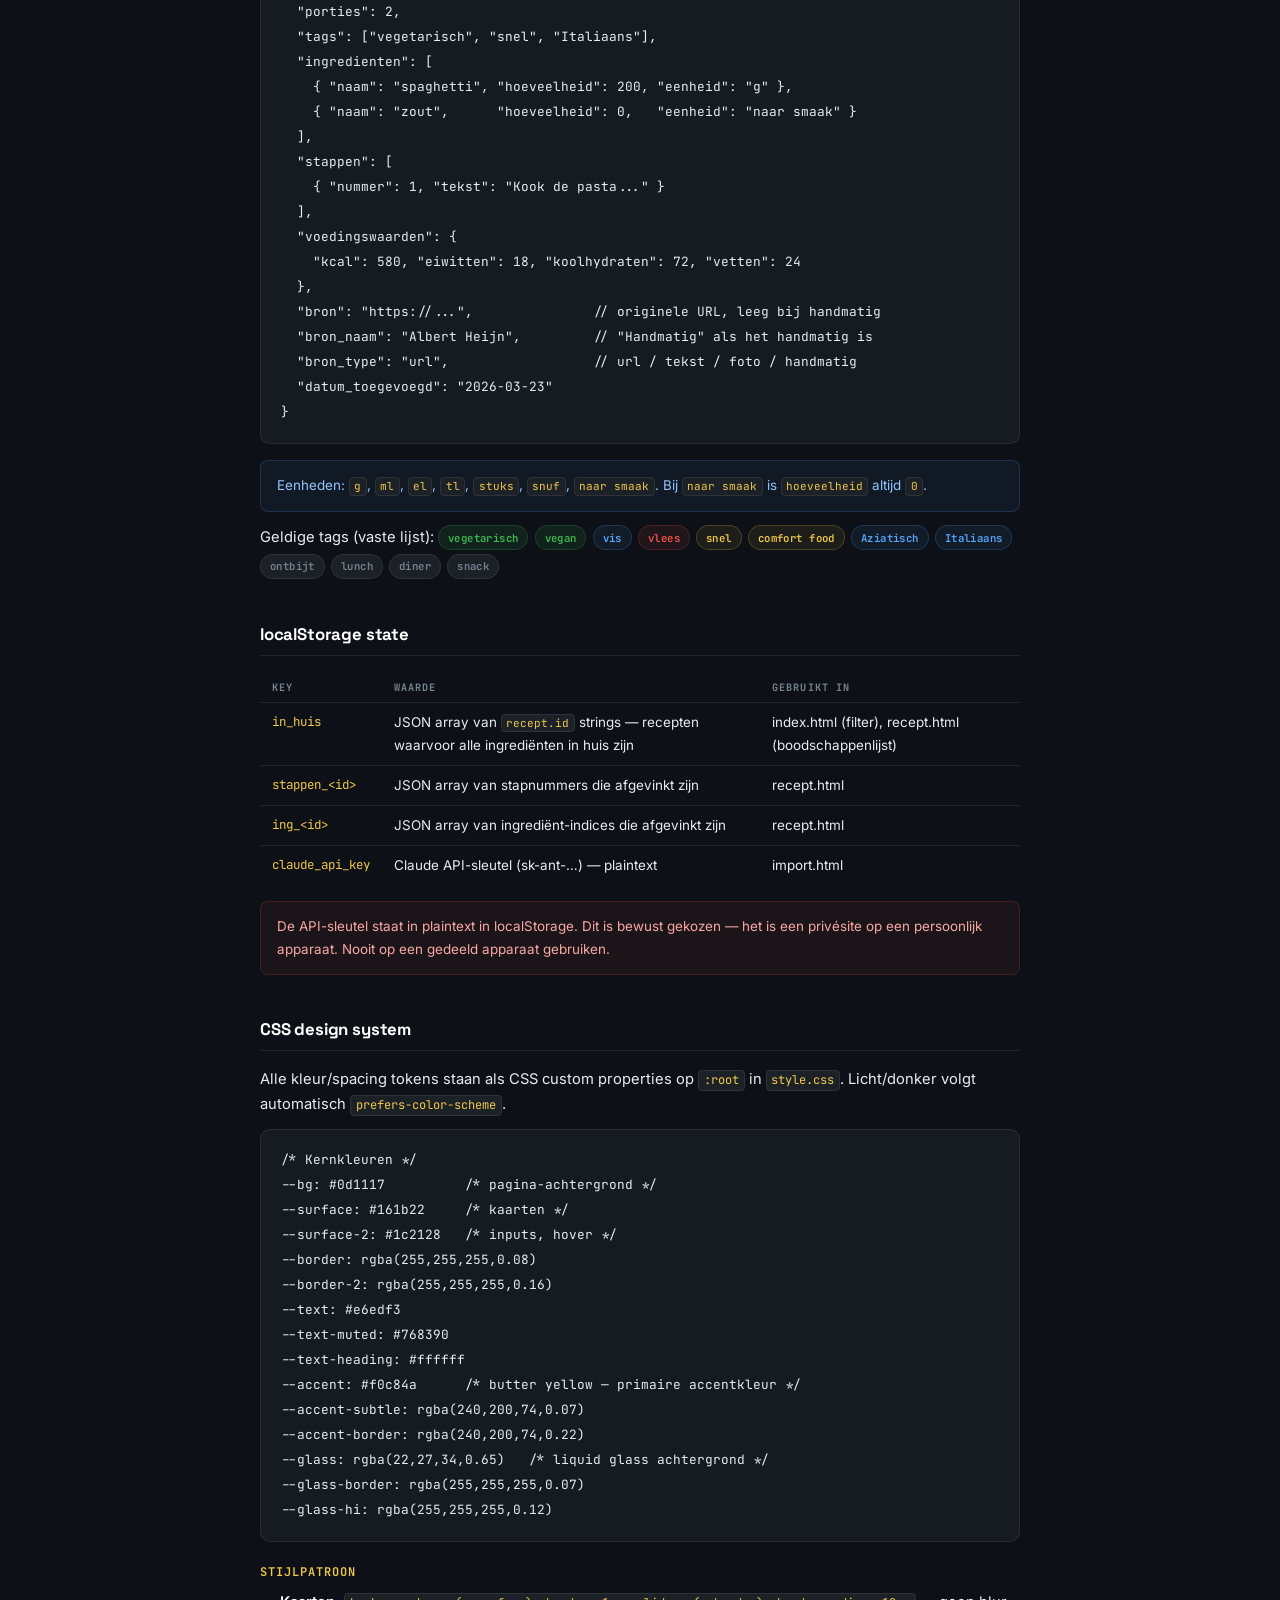
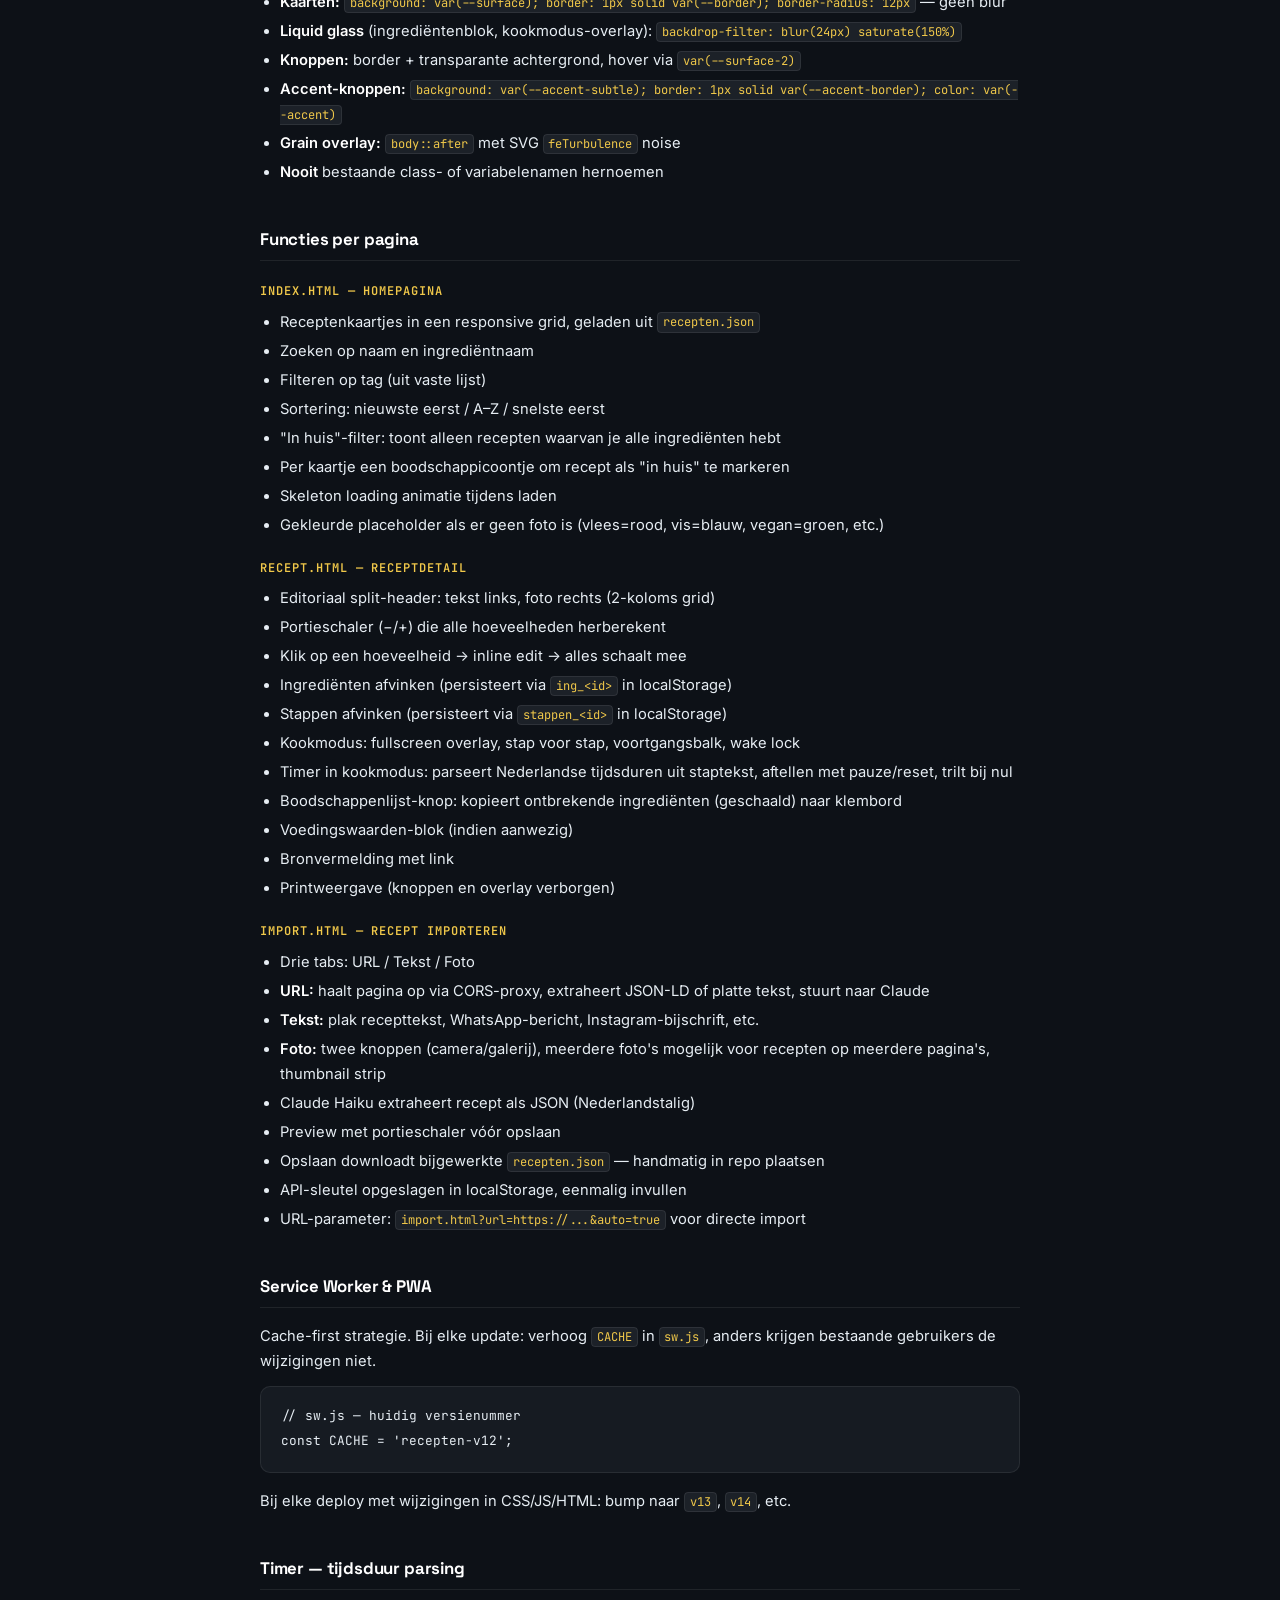
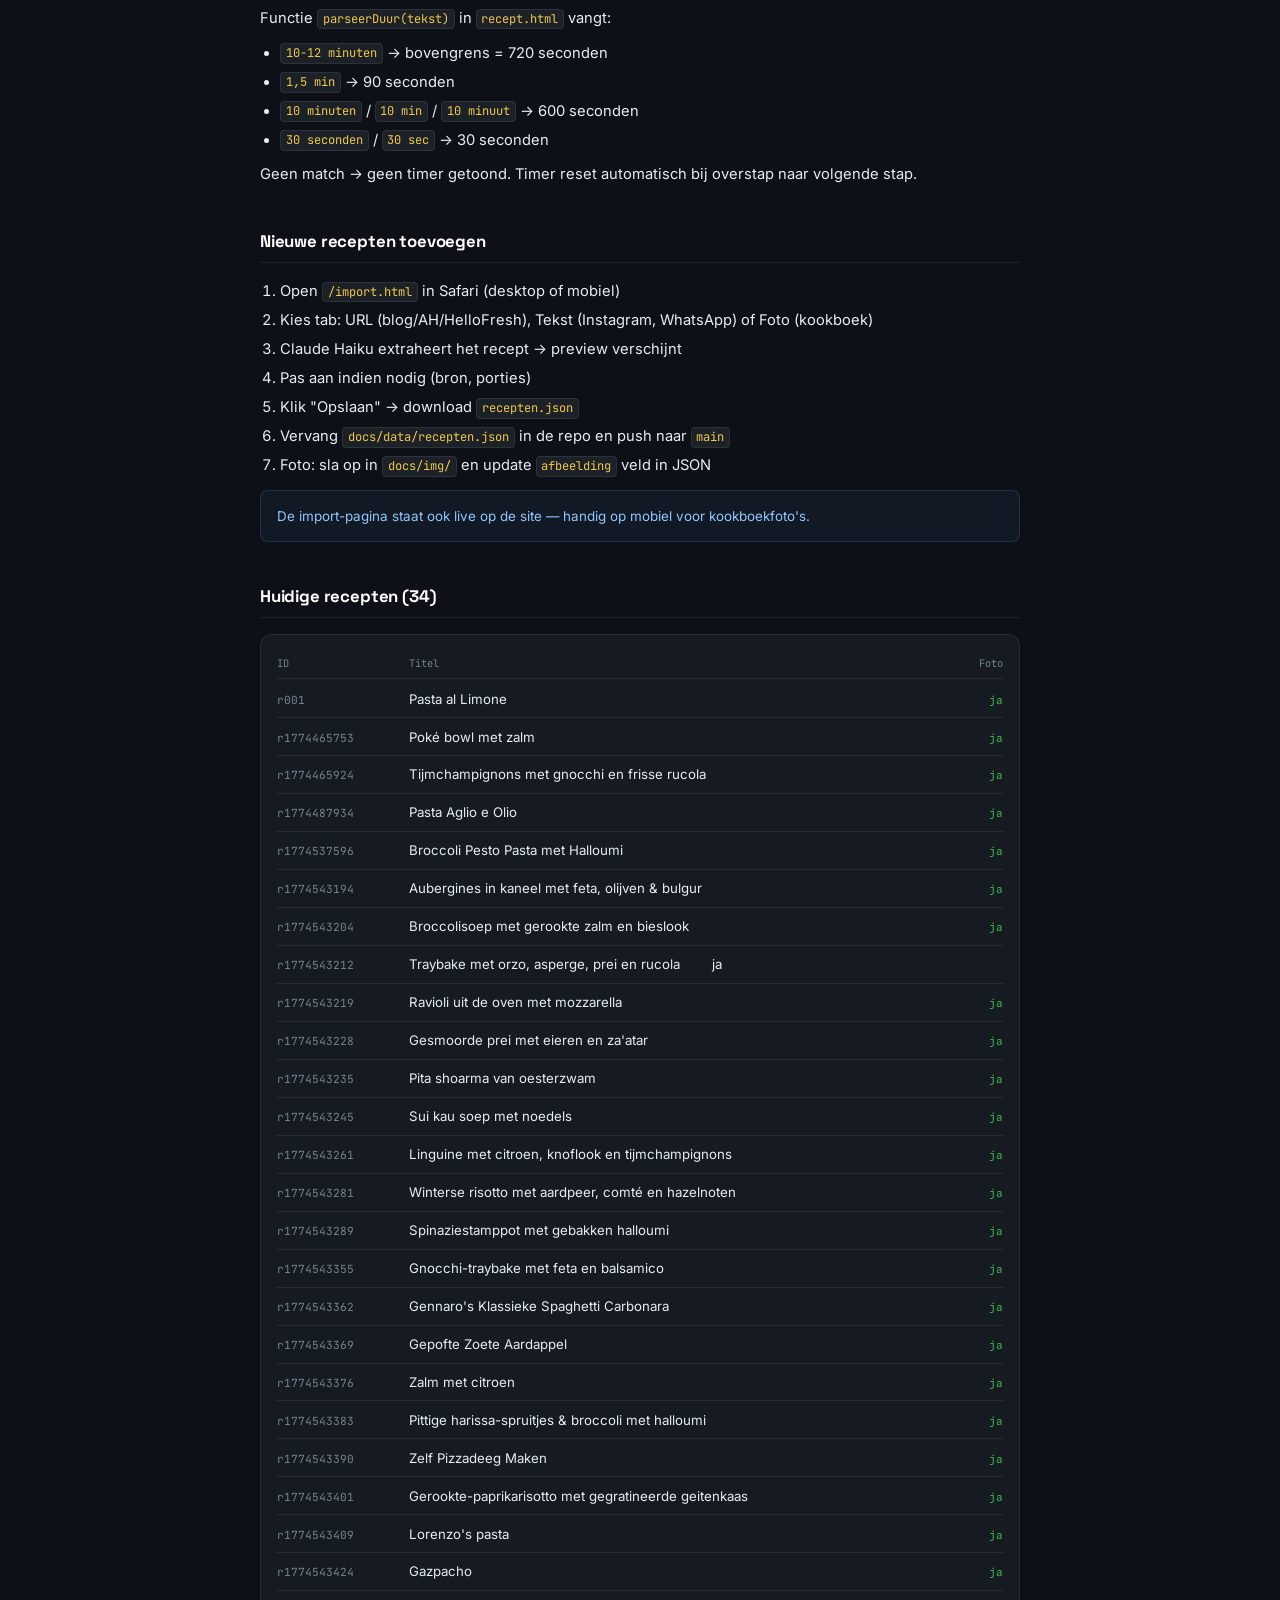
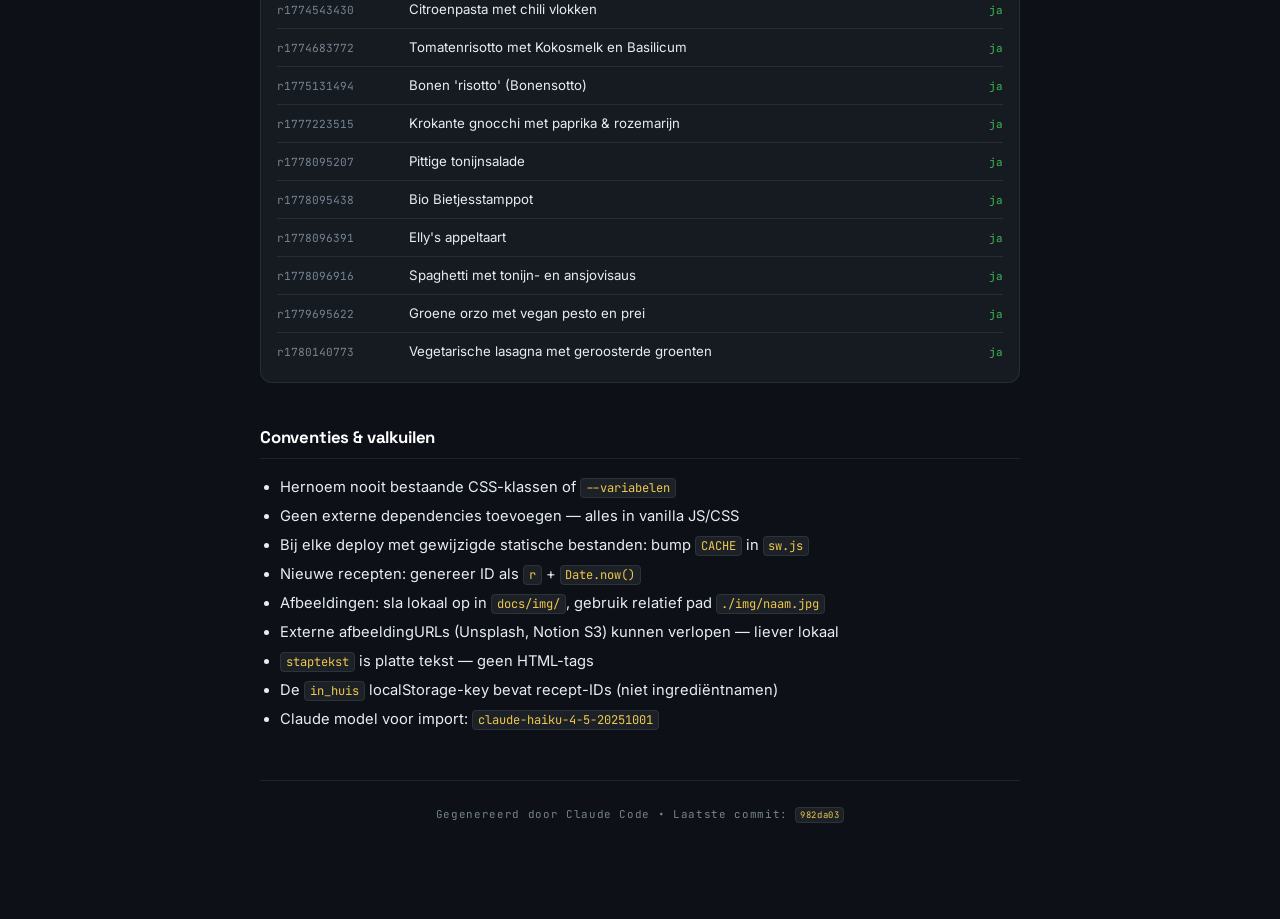
<file: docs/rapport.html>
<!DOCTYPE html>
<html lang="nl">
<head>
  <meta charset="UTF-8">
  <meta name="viewport" content="width=device-width, initial-scale=1.0">
  <title>Project rapport — Receptensite</title>
  <link rel="preconnect" href="https://fonts.googleapis.com">
  <link rel="preconnect" href="https://fonts.gstatic.com" crossorigin>
  <link href="https://fonts.googleapis.com/css2?family=Inter:wght@400;500;600&family=JetBrains+Mono:wght@400;600&family=Space+Grotesk:wght@600;700&display=swap" rel="stylesheet">
  <style>
    *, *::before, *::after { box-sizing: border-box; margin: 0; padding: 0; }

    :root {
      --bg: #0d1117;
      --surface: #161b22;
      --surface-2: #1c2128;
      --border: rgba(255,255,255,0.08);
      --border-2: rgba(255,255,255,0.16);
      --text: #e6edf3;
      --text-muted: #768390;
      --text-heading: #ffffff;
      --accent: #f0c84a;
      --accent-subtle: rgba(240,200,74,0.07);
      --accent-border: rgba(240,200,74,0.22);
      --green: #3fb950;
      --blue: #58a6ff;
      --red: #f85149;
    }

    body {
      background: var(--bg);
      color: var(--text);
      font-family: 'Inter', sans-serif;
      font-size: 0.92rem;
      line-height: 1.7;
      padding: 3rem 1.5rem 6rem;
    }

    .wrap { max-width: 760px; margin: 0 auto; }

    /* Header */
    .rapport-header {
      margin-bottom: 3rem;
      padding-bottom: 1.5rem;
      border-bottom: 1px solid var(--border);
    }
    .rapport-label {
      font-family: 'JetBrains Mono', monospace;
      font-size: 0.68rem;
      letter-spacing: 0.12em;
      text-transform: uppercase;
      color: var(--text-muted);
      margin-bottom: 0.6rem;
    }
    h1 {
      font-family: 'Space Grotesk', sans-serif;
      font-size: clamp(1.6rem, 4vw, 2.2rem);
      font-weight: 700;
      letter-spacing: -0.03em;
      color: var(--text-heading);
      margin-bottom: 0.5rem;
    }
    .rapport-sub {
      color: var(--text-muted);
      font-size: 0.88rem;
    }
    .rapport-sub a { color: var(--blue); text-decoration: none; }

    /* Sections */
    section { margin-bottom: 2.5rem; }
    h2 {
      font-family: 'Space Grotesk', sans-serif;
      font-size: 1.05rem;
      font-weight: 700;
      letter-spacing: -0.01em;
      color: var(--text-heading);
      margin-bottom: 1rem;
      padding-bottom: 0.4rem;
      border-bottom: 1px solid var(--border);
    }
    h3 {
      font-family: 'JetBrains Mono', monospace;
      font-size: 0.75rem;
      font-weight: 600;
      letter-spacing: 0.08em;
      text-transform: uppercase;
      color: var(--accent);
      margin: 1.25rem 0 0.5rem;
    }
    p { margin-bottom: 0.6rem; color: var(--text); }
    ul, ol { padding-left: 1.25rem; margin-bottom: 0.6rem; }
    li { margin-bottom: 0.25rem; }
    a { color: var(--blue); text-decoration: none; }
    a:hover { text-decoration: underline; }
    strong { color: var(--text-heading); font-weight: 600; }
    code {
      font-family: 'JetBrains Mono', monospace;
      font-size: 0.82em;
      background: var(--surface-2);
      border: 1px solid var(--border);
      border-radius: 4px;
      padding: 0.1em 0.4em;
      color: var(--accent);
    }

    /* Code blocks */
    pre {
      background: var(--surface);
      border: 1px solid var(--border);
      border-radius: 10px;
      padding: 1.1rem 1.25rem;
      overflow-x: auto;
      margin: 0.75rem 0 1rem;
    }
    pre code {
      background: none;
      border: none;
      padding: 0;
      font-size: 0.8rem;
      color: var(--text);
    }

    /* Cards / info blocks */
    .kaart {
      background: var(--surface);
      border: 1px solid var(--border);
      border-radius: 12px;
      padding: 1.1rem 1.25rem;
      margin-bottom: 0.75rem;
    }
    .kaart-titel {
      font-family: 'JetBrains Mono', monospace;
      font-size: 0.72rem;
      font-weight: 600;
      letter-spacing: 0.08em;
      text-transform: uppercase;
      color: var(--text-muted);
      margin-bottom: 0.4rem;
    }

    /* Tag pills */
    .pill {
      display: inline-block;
      padding: 0.15rem 0.55rem;
      border-radius: 20px;
      font-family: 'JetBrains Mono', monospace;
      font-size: 0.67rem;
      font-weight: 600;
      letter-spacing: 0.04em;
      margin: 0.1rem 0.15rem 0.1rem 0;
    }
    .pill--groen  { background: rgba(63,185,80,0.1);  color: var(--green); border: 1px solid rgba(63,185,80,0.2); }
    .pill--geel   { background: var(--accent-subtle); color: var(--accent); border: 1px solid var(--accent-border); }
    .pill--blauw  { background: rgba(88,166,255,0.08); color: var(--blue); border: 1px solid rgba(88,166,255,0.2); }
    .pill--rood   { background: rgba(248,81,73,0.08); color: var(--red); border: 1px solid rgba(248,81,73,0.2); }
    .pill--grijs  { background: var(--surface-2); color: var(--text-muted); border: 1px solid var(--border); }

    /* File table */
    .file-table { width: 100%; border-collapse: collapse; margin: 0.5rem 0 1rem; font-size: 0.84rem; }
    .file-table th {
      font-family: 'JetBrains Mono', monospace;
      font-size: 0.64rem;
      letter-spacing: 0.1em;
      text-transform: uppercase;
      color: var(--text-muted);
      text-align: left;
      padding: 0.4rem 0.75rem;
      border-bottom: 1px solid var(--border);
    }
    .file-table td {
      padding: 0.5rem 0.75rem;
      border-bottom: 1px solid var(--border);
      vertical-align: top;
    }
    .file-table tr:last-child td { border-bottom: none; }
    .file-table td:first-child { font-family: 'JetBrains Mono', monospace; font-size: 0.78rem; color: var(--accent); white-space: nowrap; }

    /* Recipe list */
    .recept-rij { display: flex; gap: 0.75rem; padding: 0.45rem 0; border-bottom: 1px solid var(--border); font-size: 0.83rem; align-items: baseline; }
    .recept-rij:last-child { border-bottom: none; }
    .recept-id { font-family: 'JetBrains Mono', monospace; font-size: 0.7rem; color: var(--text-muted); min-width: 120px; }
    .recept-titel { flex: 1; color: var(--text); }
    .recept-foto { font-family: 'JetBrains Mono', monospace; font-size: 0.68rem; color: var(--green); }

    /* Warning box */
    .waarschuwing {
      background: rgba(248,81,73,0.06);
      border: 1px solid rgba(248,81,73,0.18);
      border-radius: 8px;
      padding: 0.85rem 1rem;
      margin: 0.75rem 0;
      font-size: 0.84rem;
      color: #f9a8a4;
    }
    .info {
      background: rgba(88,166,255,0.06);
      border: 1px solid rgba(88,166,255,0.18);
      border-radius: 8px;
      padding: 0.85rem 1rem;
      margin: 0.75rem 0;
      font-size: 0.84rem;
      color: #93c5fd;
    }

    @media (max-width: 600px) {
      .recept-id { min-width: 80px; font-size: 0.62rem; }
      .file-table td:first-child { font-size: 0.7rem; }
    }
  </style>
</head>
<body>
<div class="wrap">

  <div class="rapport-header">
    <div class="rapport-label">Project rapport — voor Claude</div>
    <h1>Receptensite</h1>
    <p class="rapport-sub">
      Repo: <a href="https://github.com/x9yxfsz8cd-ux/recepten">x9yxfsz8cd-ux/recepten</a> &bull;
      Site: <a href="https://x9yxfsz8cd-ux.github.io/recepten/">x9yxfsz8cd-ux.github.io/recepten/</a> &bull;
      Werkmap: <code>/Users/shar/Recepten</code>
    </p>
  </div>

  <!-- OVERZICHT -->
  <section>
    <h2>Wat is dit?</h2>
    <p>Een persoonlijke receptensite voor Shar &amp; Robin. Statische PWA op GitHub Pages. Geen framework, geen build-stap — vanilla HTML/CSS/JS. Recepten staan in één JSON-bestand. Nieuwe recepten worden via een import-pagina toegevoegd (Claude API vision + URL scraping).</p>
    <div class="kaart">
      <div class="kaart-titel">Stack</div>
      <ul>
        <li><strong>Frontend:</strong> Vanilla HTML/CSS/JS, geen framework</li>
        <li><strong>Hosting:</strong> GitHub Pages, branch <code>main</code>, map <code>docs/</code></li>
        <li><strong>Data:</strong> <code>docs/data/recepten.json</code> — één JSON-array</li>
        <li><strong>PWA:</strong> Service Worker (<code>docs/sw.js</code>), cache-first strategie</li>
        <li><strong>Fonts:</strong> Space Grotesk (koppen), Inter (body), JetBrains Mono (meta/code)</li>
        <li><strong>Thema:</strong> GitHub dark + Apple liquid glass accenten + butter yellow <code>#f0c84a</code></li>
        <li><strong>AI import:</strong> Claude API (<code>claude-haiku-4-5-20251001</code>), direct vanuit browser</li>
      </ul>
    </div>
  </section>

  <!-- BESTANDSSTRUCTUUR -->
  <section>
    <h2>Bestandsstructuur</h2>
    <table class="file-table">
      <tr><th>Bestand</th><th>Beschrijving</th></tr>
      <tr><td>docs/index.html</td><td>Homepagina — receptenkaartjes, zoeken, filteren op tag, "in huis"-filter, sortering</td></tr>
      <tr><td>docs/recept.html</td><td>Receptdetailpagina — ingrediënten, stappen, portieschaler, kookmodus, timer, boodschappenlijst</td></tr>
      <tr><td>docs/import.html</td><td>Recept importeren via URL / tekst / foto (Claude API)</td></tr>
      <tr><td>docs/css/style.css</td><td>Volledig design system — ~1100 regels, CSS custom properties</td></tr>
      <tr><td>docs/data/recepten.json</td><td>Alle 34 recepten</td></tr>
      <tr><td>docs/sw.js</td><td>Service Worker, huidig cache: <code>recepten-v12</code></td></tr>
      <tr><td>docs/manifest.json</td><td>PWA manifest</td></tr>
      <tr><td>docs/favicon.svg</td><td>Koksmuts SVG, geel op donker</td></tr>
      <tr><td>docs/img/</td><td>Lokale receptfoto's (JPEG)</td></tr>
      <tr><td>Scripts/</td><td>Hulpscripts voor foto's importeren (Python/macOS)</td></tr>
    </table>
  </section>

  <!-- DATA MODEL -->
  <section>
    <h2>Data model — recepten.json</h2>
    <p>Elk recept heeft dit schema:</p>
    <pre><code>{
  "id": "r001",                        // stabiele string-ID
  "titel": "Pasta al Limone",
  "slug": "pasta-al-limone",
  "beschrijving": "Korte omschrijving.",
  "afbeelding": "https://... of ./img/naam.jpg",
  "bereidingstijd": 25,                // totale tijd in minuten
  "actieve_tijd": 15,                  // optioneel — actief koken
  "passieve_tijd": 10,                 // optioneel — wachten/oven
  "moeilijkheidsgraad": "makkelijk",   // makkelijk / gemiddeld / moeilijk
  "porties": 2,
  "tags": ["vegetarisch", "snel", "Italiaans"],
  "ingredienten": [
    { "naam": "spaghetti", "hoeveelheid": 200, "eenheid": "g" },
    { "naam": "zout",      "hoeveelheid": 0,   "eenheid": "naar smaak" }
  ],
  "stappen": [
    { "nummer": 1, "tekst": "Kook de pasta..." }
  ],
  "voedingswaarden": {
    "kcal": 580, "eiwitten": 18, "koolhydraten": 72, "vetten": 24
  },
  "bron": "https://...",               // originele URL, leeg bij handmatig
  "bron_naam": "Albert Heijn",         // "Handmatig" als het handmatig is
  "bron_type": "url",                  // url / tekst / foto / handmatig
  "datum_toegevoegd": "2026-03-23"
}</code></pre>
    <div class="info">Eenheden: <code>g</code>, <code>ml</code>, <code>el</code>, <code>tl</code>, <code>stuks</code>, <code>snuf</code>, <code>naar smaak</code>. Bij <code>naar smaak</code> is <code>hoeveelheid</code> altijd <code>0</code>.</div>
    <p>Geldige tags (vaste lijst):
      <span class="pill pill--groen">vegetarisch</span>
      <span class="pill pill--groen">vegan</span>
      <span class="pill pill--blauw">vis</span>
      <span class="pill pill--rood">vlees</span>
      <span class="pill pill--geel">snel</span>
      <span class="pill pill--geel">comfort food</span>
      <span class="pill pill--blauw">Aziatisch</span>
      <span class="pill pill--blauw">Italiaans</span>
      <span class="pill pill--grijs">ontbijt</span>
      <span class="pill pill--grijs">lunch</span>
      <span class="pill pill--grijs">diner</span>
      <span class="pill pill--grijs">snack</span>
    </p>
  </section>

  <!-- LOCALSTORAGE -->
  <section>
    <h2>localStorage state</h2>
    <table class="file-table">
      <tr><th>Key</th><th>Waarde</th><th>Gebruikt in</th></tr>
      <tr>
        <td>in_huis</td>
        <td>JSON array van <code>recept.id</code> strings — recepten waarvoor alle ingrediënten in huis zijn</td>
        <td>index.html (filter), recept.html (boodschappenlijst)</td>
      </tr>
      <tr>
        <td>stappen_&lt;id&gt;</td>
        <td>JSON array van stapnummers die afgevinkt zijn</td>
        <td>recept.html</td>
      </tr>
      <tr>
        <td>ing_&lt;id&gt;</td>
        <td>JSON array van ingrediënt-indices die afgevinkt zijn</td>
        <td>recept.html</td>
      </tr>
      <tr>
        <td>claude_api_key</td>
        <td>Claude API-sleutel (sk-ant-…) — plaintext</td>
        <td>import.html</td>
      </tr>
    </table>
    <div class="waarschuwing">De API-sleutel staat in plaintext in localStorage. Dit is bewust gekozen — het is een privésite op een persoonlijk apparaat. Nooit op een gedeeld apparaat gebruiken.</div>
  </section>

  <!-- CSS DESIGN SYSTEM -->
  <section>
    <h2>CSS design system</h2>
    <p>Alle kleur/spacing tokens staan als CSS custom properties op <code>:root</code> in <code>style.css</code>. Licht/donker volgt automatisch <code>prefers-color-scheme</code>.</p>
    <pre><code>/* Kernkleuren */
--bg: #0d1117          /* pagina-achtergrond */
--surface: #161b22     /* kaarten */
--surface-2: #1c2128   /* inputs, hover */
--border: rgba(255,255,255,0.08)
--border-2: rgba(255,255,255,0.16)
--text: #e6edf3
--text-muted: #768390
--text-heading: #ffffff
--accent: #f0c84a      /* butter yellow — primaire accentkleur */
--accent-subtle: rgba(240,200,74,0.07)
--accent-border: rgba(240,200,74,0.22)
--glass: rgba(22,27,34,0.65)   /* liquid glass achtergrond */
--glass-border: rgba(255,255,255,0.07)
--glass-hi: rgba(255,255,255,0.12)</code></pre>
    <h3>Stijlpatroon</h3>
    <ul>
      <li><strong>Kaarten:</strong> <code>background: var(--surface); border: 1px solid var(--border); border-radius: 12px</code> — geen blur</li>
      <li><strong>Liquid glass</strong> (ingrediëntenblok, kookmodus-overlay): <code>backdrop-filter: blur(24px) saturate(150%)</code></li>
      <li><strong>Knoppen:</strong> border + transparante achtergrond, hover via <code>var(--surface-2)</code></li>
      <li><strong>Accent-knoppen:</strong> <code>background: var(--accent-subtle); border: 1px solid var(--accent-border); color: var(--accent)</code></li>
      <li><strong>Grain overlay:</strong> <code>body::after</code> met SVG <code>feTurbulence</code> noise</li>
      <li><strong>Nooit</strong> bestaande class- of variabelenamen hernoemen</li>
    </ul>
  </section>

  <!-- FEATURES -->
  <section>
    <h2>Functies per pagina</h2>

    <h3>index.html — Homepagina</h3>
    <ul>
      <li>Receptenkaartjes in een responsive grid, geladen uit <code>recepten.json</code></li>
      <li>Zoeken op naam en ingrediëntnaam</li>
      <li>Filteren op tag (uit vaste lijst)</li>
      <li>Sortering: nieuwste eerst / A–Z / snelste eerst</li>
      <li>"In huis"-filter: toont alleen recepten waarvan je alle ingrediënten hebt</li>
      <li>Per kaartje een boodschappicoontje om recept als "in huis" te markeren</li>
      <li>Skeleton loading animatie tijdens laden</li>
      <li>Gekleurde placeholder als er geen foto is (vlees=rood, vis=blauw, vegan=groen, etc.)</li>
    </ul>

    <h3>recept.html — Receptdetail</h3>
    <ul>
      <li>Editoriaal split-header: tekst links, foto rechts (2-koloms grid)</li>
      <li>Portieschaler (−/+) die alle hoeveelheden herberekent</li>
      <li>Klik op een hoeveelheid → inline edit → alles schaalt mee</li>
      <li>Ingrediënten afvinken (persisteert via <code>ing_&lt;id&gt;</code> in localStorage)</li>
      <li>Stappen afvinken (persisteert via <code>stappen_&lt;id&gt;</code> in localStorage)</li>
      <li>Kookmodus: fullscreen overlay, stap voor stap, voortgangsbalk, wake lock</li>
      <li>Timer in kookmodus: parseert Nederlandse tijdsduren uit staptekst, aftellen met pauze/reset, trilt bij nul</li>
      <li>Boodschappenlijst-knop: kopieert ontbrekende ingrediënten (geschaald) naar klembord</li>
      <li>Voedingswaarden-blok (indien aanwezig)</li>
      <li>Bronvermelding met link</li>
      <li>Printweergave (knoppen en overlay verborgen)</li>
    </ul>

    <h3>import.html — Recept importeren</h3>
    <ul>
      <li>Drie tabs: URL / Tekst / Foto</li>
      <li><strong>URL:</strong> haalt pagina op via CORS-proxy, extraheert JSON-LD of platte tekst, stuurt naar Claude</li>
      <li><strong>Tekst:</strong> plak recepttekst, WhatsApp-bericht, Instagram-bijschrift, etc.</li>
      <li><strong>Foto:</strong> twee knoppen (camera/galerij), meerdere foto's mogelijk voor recepten op meerdere pagina's, thumbnail strip</li>
      <li>Claude Haiku extraheert recept als JSON (Nederlandstalig)</li>
      <li>Preview met portieschaler vóór opslaan</li>
      <li>Opslaan downloadt bijgewerkte <code>recepten.json</code> — handmatig in repo plaatsen</li>
      <li>API-sleutel opgeslagen in localStorage, eenmalig invullen</li>
      <li>URL-parameter: <code>import.html?url=https://...&amp;auto=true</code> voor directe import</li>
    </ul>
  </section>

  <!-- SERVICE WORKER -->
  <section>
    <h2>Service Worker &amp; PWA</h2>
    <p>Cache-first strategie. Bij elke update: verhoog <code>CACHE</code> in <code>sw.js</code>, anders krijgen bestaande gebruikers de wijzigingen niet.</p>
    <pre><code>// sw.js — huidig versienummer
const CACHE = 'recepten-v12';</code></pre>
    <p>Bij elke deploy met wijzigingen in CSS/JS/HTML: bump naar <code>v13</code>, <code>v14</code>, etc.</p>
  </section>

  <!-- TIMER PARSING -->
  <section>
    <h2>Timer — tijdsduur parsing</h2>
    <p>Functie <code>parseerDuur(tekst)</code> in <code>recept.html</code> vangt:</p>
    <ul>
      <li><code>10-12 minuten</code> → bovengrens = 720 seconden</li>
      <li><code>1,5 min</code> → 90 seconden</li>
      <li><code>10 minuten</code> / <code>10 min</code> / <code>10 minuut</code> → 600 seconden</li>
      <li><code>30 seconden</code> / <code>30 sec</code> → 30 seconden</li>
    </ul>
    <p>Geen match → geen timer getoond. Timer reset automatisch bij overstap naar volgende stap.</p>
  </section>

  <!-- RECEPT IMPORT WORKFLOW -->
  <section>
    <h2>Nieuwe recepten toevoegen</h2>
    <ol>
      <li>Open <code>/import.html</code> in Safari (desktop of mobiel)</li>
      <li>Kies tab: URL (blog/AH/HelloFresh), Tekst (Instagram, WhatsApp) of Foto (kookboek)</li>
      <li>Claude Haiku extraheert het recept → preview verschijnt</li>
      <li>Pas aan indien nodig (bron, porties)</li>
      <li>Klik "Opslaan" → download <code>recepten.json</code></li>
      <li>Vervang <code>docs/data/recepten.json</code> in de repo en push naar <code>main</code></li>
      <li>Foto: sla op in <code>docs/img/</code> en update <code>afbeelding</code> veld in JSON</li>
    </ol>
    <div class="info">De import-pagina staat ook live op de site — handig op mobiel voor kookboekfoto's.</div>
  </section>

  <!-- RECEPTENLIJST -->
  <section>
    <h2>Huidige recepten (34)</h2>
    <div class="kaart" style="padding:0.75rem 1rem;">
      <div class="recept-rij" style="font-family:'JetBrains Mono',monospace;font-size:0.65rem;color:var(--text-muted);border-bottom:1px solid var(--border);padding-bottom:0.35rem;margin-bottom:0.1rem;">
        <span style="min-width:120px;">ID</span><span style="flex:1">Titel</span><span>Foto</span>
      </div>
      <div class="recept-rij"><span class="recept-id">r001</span><span class="recept-titel">Pasta al Limone</span><span class="recept-foto">ja</span></div>
      <div class="recept-rij"><span class="recept-id">r1774465753</span><span class="recept-titel">Poké bowl met zalm</span><span class="recept-foto">ja</span></div>
      <div class="recept-rij"><span class="recept-id">r1774465924</span><span class="recept-titel">Tijmchampignons met gnocchi en frisse rucola</span><span class="recept-foto">ja</span></div>
      <div class="recept-rij"><span class="recept-id">r1774487934</span><span class="recept-titel">Pasta Aglio e Olio</span><span class="recept-foto">ja</span></div>
      <div class="recept-rij"><span class="recept-id">r1774537596</span><span class="recept-titel">Broccoli Pesto Pasta met Halloumi</span><span class="recept-foto">ja</span></div>
      <div class="recept-rij"><span class="recept-id">r1774543194</span><span class="recept-titel">Aubergines in kaneel met feta, olijven &amp; bulgur</span><span class="recept-foto">ja</span></div>
      <div class="recept-rij"><span class="recept-id">r1774543204</span><span class="recept-titel">Broccolisoep met gerookte zalm en bieslook</span><span class="recept-foto">ja</span></div>
      <div class="recept-rij"><span class="recept-id">r1774543212</span><span class="recept-titel">Traybake met orzo, asperge, prei en rucola</span><span class="recept-titel">ja</span></div>
      <div class="recept-rij"><span class="recept-id">r1774543219</span><span class="recept-titel">Ravioli uit de oven met mozzarella</span><span class="recept-foto">ja</span></div>
      <div class="recept-rij"><span class="recept-id">r1774543228</span><span class="recept-titel">Gesmoorde prei met eieren en za'atar</span><span class="recept-foto">ja</span></div>
      <div class="recept-rij"><span class="recept-id">r1774543235</span><span class="recept-titel">Pita shoarma van oesterzwam</span><span class="recept-foto">ja</span></div>
      <div class="recept-rij"><span class="recept-id">r1774543245</span><span class="recept-titel">Sui kau soep met noedels</span><span class="recept-foto">ja</span></div>
      <div class="recept-rij"><span class="recept-id">r1774543261</span><span class="recept-titel">Linguine met citroen, knoflook en tijmchampignons</span><span class="recept-foto">ja</span></div>
      <div class="recept-rij"><span class="recept-id">r1774543281</span><span class="recept-titel">Winterse risotto met aardpeer, comté en hazelnoten</span><span class="recept-foto">ja</span></div>
      <div class="recept-rij"><span class="recept-id">r1774543289</span><span class="recept-titel">Spinaziestamppot met gebakken halloumi</span><span class="recept-foto">ja</span></div>
      <div class="recept-rij"><span class="recept-id">r1774543355</span><span class="recept-titel">Gnocchi-traybake met feta en balsamico</span><span class="recept-foto">ja</span></div>
      <div class="recept-rij"><span class="recept-id">r1774543362</span><span class="recept-titel">Gennaro's Klassieke Spaghetti Carbonara</span><span class="recept-foto">ja</span></div>
      <div class="recept-rij"><span class="recept-id">r1774543369</span><span class="recept-titel">Gepofte Zoete Aardappel</span><span class="recept-foto">ja</span></div>
      <div class="recept-rij"><span class="recept-id">r1774543376</span><span class="recept-titel">Zalm met citroen</span><span class="recept-foto">ja</span></div>
      <div class="recept-rij"><span class="recept-id">r1774543383</span><span class="recept-titel">Pittige harissa-spruitjes &amp; broccoli met halloumi</span><span class="recept-foto">ja</span></div>
      <div class="recept-rij"><span class="recept-id">r1774543390</span><span class="recept-titel">Zelf Pizzadeeg Maken</span><span class="recept-foto">ja</span></div>
      <div class="recept-rij"><span class="recept-id">r1774543401</span><span class="recept-titel">Gerookte-paprikarisotto met gegratineerde geitenkaas</span><span class="recept-foto">ja</span></div>
      <div class="recept-rij"><span class="recept-id">r1774543409</span><span class="recept-titel">Lorenzo's pasta</span><span class="recept-foto">ja</span></div>
      <div class="recept-rij"><span class="recept-id">r1774543424</span><span class="recept-titel">Gazpacho</span><span class="recept-foto">ja</span></div>
      <div class="recept-rij"><span class="recept-id">r1774543430</span><span class="recept-titel">Citroenpasta met chili vlokken</span><span class="recept-foto">ja</span></div>
      <div class="recept-rij"><span class="recept-id">r1774683772</span><span class="recept-titel">Tomatenrisotto met Kokosmelk en Basilicum</span><span class="recept-foto">ja</span></div>
      <div class="recept-rij"><span class="recept-id">r1775131494</span><span class="recept-titel">Bonen 'risotto' (Bonensotto)</span><span class="recept-foto">ja</span></div>
      <div class="recept-rij"><span class="recept-id">r1777223515</span><span class="recept-titel">Krokante gnocchi met paprika &amp; rozemarijn</span><span class="recept-foto">ja</span></div>
      <div class="recept-rij"><span class="recept-id">r1778095207</span><span class="recept-titel">Pittige tonijnsalade</span><span class="recept-foto">ja</span></div>
      <div class="recept-rij"><span class="recept-id">r1778095438</span><span class="recept-titel">Bio Bietjesstamppot</span><span class="recept-foto">ja</span></div>
      <div class="recept-rij"><span class="recept-id">r1778096391</span><span class="recept-titel">Elly's appeltaart</span><span class="recept-foto">ja</span></div>
      <div class="recept-rij"><span class="recept-id">r1778096916</span><span class="recept-titel">Spaghetti met tonijn- en ansjovisaus</span><span class="recept-foto">ja</span></div>
      <div class="recept-rij"><span class="recept-id">r1779695622</span><span class="recept-titel">Groene orzo met vegan pesto en prei</span><span class="recept-foto">ja</span></div>
      <div class="recept-rij"><span class="recept-id">r1780140773</span><span class="recept-titel">Vegetarische lasagna met geroosterde groenten</span><span class="recept-foto">ja</span></div>
    </div>
  </section>

  <!-- CONVENTIES -->
  <section>
    <h2>Conventies &amp; valkuilen</h2>
    <ul>
      <li>Hernoem nooit bestaande CSS-klassen of <code>--variabelen</code></li>
      <li>Geen externe dependencies toevoegen — alles in vanilla JS/CSS</li>
      <li>Bij elke deploy met gewijzigde statische bestanden: bump <code>CACHE</code> in <code>sw.js</code></li>
      <li>Nieuwe recepten: genereer ID als <code>r</code> + <code>Date.now()</code></li>
      <li>Afbeeldingen: sla lokaal op in <code>docs/img/</code>, gebruik relatief pad <code>./img/naam.jpg</code></li>
      <li>Externe afbeeldingURLs (Unsplash, Notion S3) kunnen verlopen — liever lokaal</li>
      <li><code>staptekst</code> is platte tekst — geen HTML-tags</li>
      <li>De <code>in_huis</code> localStorage-key bevat recept-IDs (niet ingrediëntnamen)</li>
      <li>Claude model voor import: <code>claude-haiku-4-5-20251001</code></li>
    </ul>
  </section>

  <div style="margin-top:3rem;padding-top:1.5rem;border-top:1px solid var(--border);font-family:'JetBrains Mono',monospace;font-size:0.68rem;letter-spacing:0.06em;color:var(--text-muted);text-align:center;">
    Gegenereerd door Claude Code &bull; Laatste commit: <code>982da03</code>
  </div>

</div>
</body>
</html>
</file>
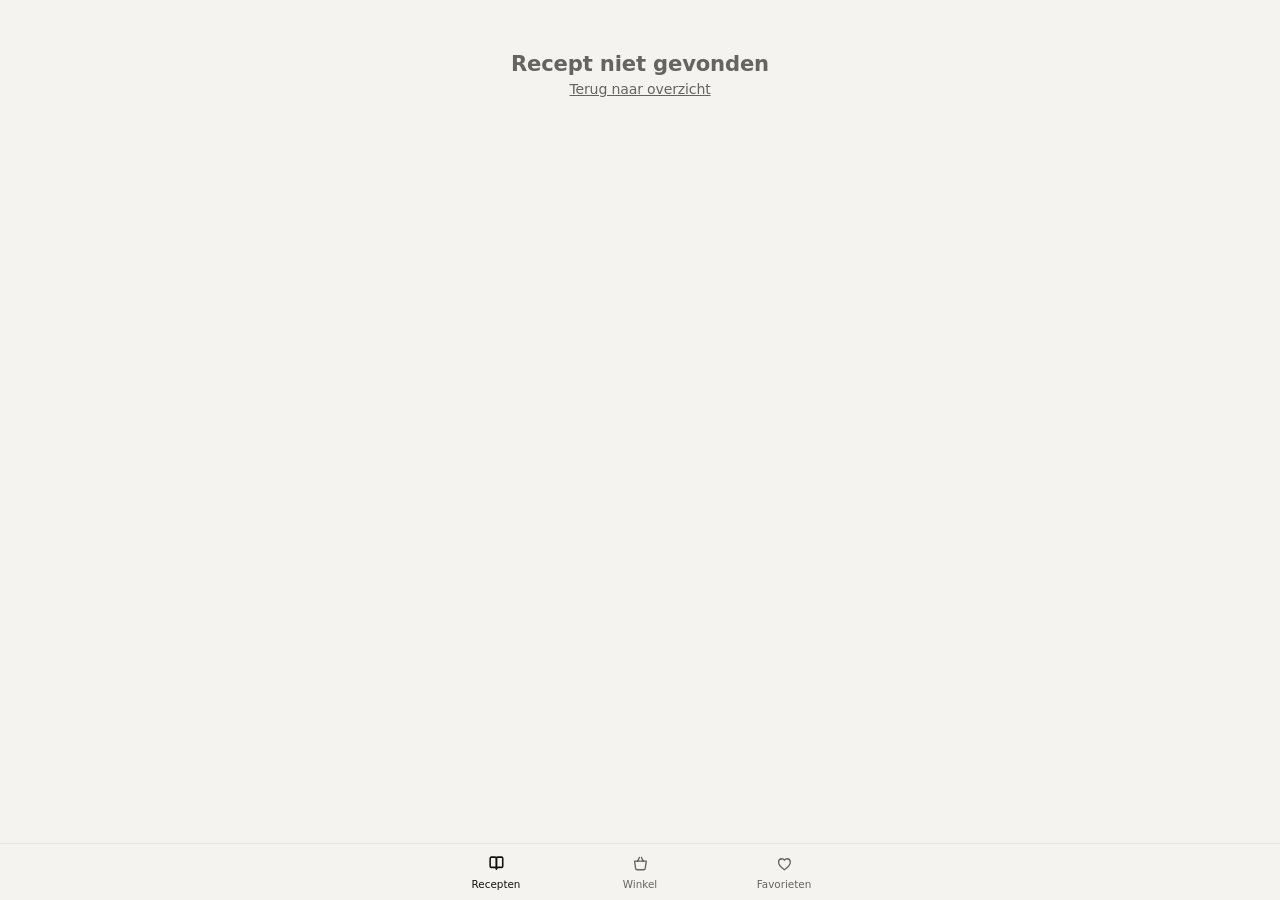
<file: docs/recept.html>
<!DOCTYPE html>
<html lang="nl">
<head>
  <meta charset="UTF-8">
  <meta name="viewport" content="width=device-width, initial-scale=1, viewport-fit=cover">
  <meta name="theme-color" content="#FFFFFF" media="(prefers-color-scheme: light)">
  <meta name="theme-color" content="#0B0B0A" media="(prefers-color-scheme: dark)">
  <!-- WhatsApp en iMessage draaien geen javascript, dus wat hieronder staat is
       wat zij zien. De regels hieronder worden pas in de browser per recept
       ingevuld; deze waarden zijn de terugval voor wie dat niet doet. -->
  <meta name="description" content="Persoonlijke receptenverzameling van Shar &amp; Robin">
  <meta property="og:title" content="Onze Recepten">
  <meta property="og:description" content="Persoonlijke receptenverzameling van Shar &amp; Robin">
  <meta property="og:type" content="article">
  <meta property="og:image" content="https://x9yxfsz8cd-ux.github.io/recepten/img/icon-512.png">
  <title>Recept</title>
  <link rel="stylesheet" href="./css/style.css?v=220359">
  <link rel="manifest" href="./manifest.json">
  <link rel="icon" href="./img/icon.svg" type="image/svg+xml">
  <link rel="icon" href="./favicon.ico" sizes="48x48">
  <link rel="apple-touch-icon" href="./img/icon-192.png">
  <meta name="apple-mobile-web-app-capable" content="yes">
</head>
<body>

<svg width="0" height="0" style="position:absolute" aria-hidden="true"><defs>
  <g id="i-boek"><path d="M4 5.5A1.5 1.5 0 0 1 5.5 4H10a2 2 0 0 1 2 2v13a2 2 0 0 0-2-2H5.5A1.5 1.5 0 0 1 4 15.5z"/><path d="M20 5.5A1.5 1.5 0 0 0 18.5 4H14a2 2 0 0 0-2 2v13a2 2 0 0 1 2-2h4.5a1.5 1.5 0 0 0 1.5-1.5z"/></g>
  <g id="i-mand"><path d="M4.5 9h15l-1.4 9.2a2 2 0 0 1-2 1.8H7.9a2 2 0 0 1-2-1.8z"/><path d="M8.5 9l2.2-4.6M15.5 9l-2.2-4.6"/></g>
  <g id="i-hart"><path d="M12 20s-7.5-4.7-7.5-10A4.2 4.2 0 0 1 8.7 6c1.4 0 2.6.7 3.3 1.9C12.7 6.7 13.9 6 15.3 6a4.2 4.2 0 0 1 4.2 4c0 5.3-7.5 10-7.5 10z"/></g>
  <g id="i-terug"><path d="M15 5l-7 7 7 7"/></g>
  <g id="i-mandje"><path d="M4.5 9h15l-1.4 9.2a2 2 0 0 1-2 1.8H7.9a2 2 0 0 1-2-1.8z"/><path d="M8.5 9l2.2-4.6M15.5 9l-2.2-4.6"/></g>
  <g id="i-vink"><path d="M5 12.5l4.5 4.5L19 7"/></g>
  <g id="i-klok"><circle cx="12" cy="12" r="8"/><path d="M12 7.5V12l3 1.8"/></g>
  <g id="i-min"><path d="M7 12h10"/></g>
  <g id="i-plus"><path d="M12 7v10M7 12h10"/></g>
  <g id="i-camera"><path d="M4 8.5h3l1.4-2.2h7.2L17 8.5h3a1 1 0 0 1 1 1v8.2a1 1 0 0 1-1 1H4a1 1 0 0 1-1-1V9.5a1 1 0 0 1 1-1z"/><circle cx="12" cy="13.3" r="3.4"/></g>
  <g id="i-chevron"><path d="M8 10l4 4 4-4"/></g>
</defs></svg>

  <div id="app"></div>

  <!-- Kookmodus overlay -->
  <div class="kookmodus-overlay" id="kookmodus-overlay" role="dialog" aria-modal="true">
    <div class="km-header">
      <span class="km-titel" id="km-recept-titel"></span>
      <button class="km-sluiten" id="km-sluiten">Sluiten</button>
    </div>
    <div class="km-voortgang" id="km-voortgang"></div>
    <div class="km-teller" id="km-teller"></div>
    <div class="km-inhoud">
      <div class="km-ingredienten" id="km-ingredienten"></div>
      <p class="km-stap-tekst" id="km-stap-tekst"></p>
      <div class="km-stand" id="km-stand" hidden></div>
      <button class="km-timer-knop" id="km-timer-knop" hidden></button>
    </div>
    <div class="km-nav">
      <button class="km-nav-btn km-nav-btn--vorige" id="km-vorige">Vorige</button>
      <button class="km-nav-btn km-nav-btn--volgende" id="km-volgende">Volgende</button>
    </div>
  </div>

  <nav class="tabbalk" aria-label="Hoofdnavigatie">
    <a class="tab" href="./index.html" aria-current="page">
      <svg class="ic" viewBox="0 0 24 24"><use href="#i-boek"/></svg><em>Recepten</em></a>
    <a class="tab" href="./winkel.html" id="tab-winkel">
      <svg class="ic" viewBox="0 0 24 24"><use href="#i-mand"/></svg><em>Winkel</em></a>
    <a class="tab" href="./index.html?favoriet=1">
      <svg class="ic" viewBox="0 0 24 24"><use href="#i-hart"/></svg><em>Favorieten</em></a>
  </nav>

  <script src="./js/gedeeld.js?v=220359"></script>
  <script src="./js/ingredient-icoon.js?v=220359"></script>
  <script src="./js/opslag.js?v=220359"></script>

  <script>
    let recept = null;
    // Hoeveel porties je standaard wilt zien. Vier: koken voor twee dagen.

    let huidigPorties = 1;
    let basisPorties = 1;
    let huidigeStap = 0;
    let wakeLock = null;

    // ── UTILITIES ──

    function getParam(naam) {
      return new URLSearchParams(window.location.search).get(naam);
    }

    function stapSleutel() { return `stappen_${recept.id}`; }
    function ingSleutel() { return `ing_${recept.id}`; }

    // ── BOODSCHAPPENLIJST ──
    // Vaste voorraadkast: ingrediënten die je standaard in huis hebt en
    // dus NIET op de boodschappenlijst hoeven. Pas deze lijst gerust aan.
    const VOORRAADKAST = [
      'zout', 'peper', 'olie', 'olijfolie', 'zonnebloemolie', 'bakolie',
      'boter', 'roomboter', 'water', 'suiker', 'bloem', 'azijn',
      'knoflook', 'ui', 'uien'
    ];

    // Naam van de Apple Shortcut die de items in Herinneringen zet
    const SHORTCUT_NAAM = 'Boodschappen';

    // Naam van de Shortcut die een échte timer in de Klok-app zet.
    // De timer in de pagina stopt zodra iOS Safari naar de achtergrond duwt;
    // alleen de Klok-app blijft doorlopen met het scherm uit.
    const SHORTCUT_TIMER = 'Kooktimer';

    function isVoorraad(naam) {
      const tokens = naam.toLowerCase().split(/[^a-zà-ÿ]+/).filter(Boolean);
      return tokens.some(t => VOORRAADKAST.some(v => t.startsWith(v)));
    }

    // Bouwt de boodschappenlijst voor de HUIDIGE porties, zonder voorraadkast-items
    function buildBoodschappen() {
      return recept.ingredienten
        .filter(ing => !isVoorraad(ing.naam))
        .map(ing => {
          if (ing.eenheid === 'naar smaak' || ing.hoeveelheid === 0) return ing.naam;
          const hoeveelheid = formatHoeveelheid(ing.hoeveelheid, huidigPorties, basisPorties, ing.eenheid);
          const eenheid = ing.eenheid === 'stuks' ? 'x' : ing.eenheid;
          return `${ing.naam} (${hoeveelheid} ${eenheid})`.replace(' x)', 'x)');
        });
    }

    function toonToast(bericht) {
      let el = document.getElementById('boodschappen-toast');
      if (!el) {
        el = document.createElement('div');
        el.id = 'boodschappen-toast';
        el.className = 'boodschappen-toast';
        document.body.appendChild(el);
      }
      el.textContent = bericht;
      el.classList.add('zichtbaar');
      clearTimeout(el._timer);
      el._timer = setTimeout(() => el.classList.remove('zichtbaar'), 3200);
    }

    async function zetOpBoodschappenlijst() {
      const items = buildBoodschappen();
      if (!items.length) {
        toonToast('Alles al in huis — niks toe te voegen');
        return;
      }
      const tekst = items.join('\n');

      // Kopieer als vangnet (werkt overal)
      try { await navigator.clipboard.writeText(tekst); } catch {}

      // Roep de Apple Shortcut aan die de items in Herinneringen zet
      const url = `shortcuts://run-shortcut?name=${encodeURIComponent(SHORTCUT_NAAM)}`
        + `&input=text&text=${encodeURIComponent(tekst)}`;
      window.location.href = url;

      toonToast(`${items.length} item${items.length === 1 ? '' : 's'} → boodschappenlijst`);
    }

    // ── STAP AFVINKEN ──

    function laadAfgevinkt(sleutel) {
      try {
        return JSON.parse(localStorage.getItem(sleutel) || '[]');
      } catch { return []; }
    }

    function slaAfgevinktOp(sleutel, gedaan) {
      localStorage.setItem(sleutel, JSON.stringify(gedaan));
    }

    function toggleStap(nummer) {
      const key = stapSleutel();
      const gedaan = laadAfgevinkt(key);
      const idx = gedaan.indexOf(nummer);
      if (idx === -1) gedaan.push(nummer);
      else gedaan.splice(idx, 1);
      slaAfgevinktOp(key, gedaan);

      const el = document.querySelector(`.stap[data-stap="${nummer}"]`);
      if (el) el.classList.toggle('stap--gedaan', gedaan.includes(nummer));
      werkBadgesBij();
    }

    function herstelStappen() {
      const gedaan = laadAfgevinkt(stapSleutel());
      gedaan.forEach(n => {
        const el = document.querySelector(`.stap[data-stap="${n}"]`);
        if (el) el.classList.add('stap--gedaan');
      });
    }

    // ── INGREDIËNT AFVINKEN ──

    function toggleIngredient(index) {
      const key = ingSleutel();
      const gedaan = laadAfgevinkt(key);
      const idx = gedaan.indexOf(index);
      if (idx === -1) gedaan.push(index);
      else gedaan.splice(idx, 1);
      slaAfgevinktOp(key, gedaan);

      const li = document.querySelectorAll('.ingredienten-lijst li')[index];
      if (li) {
        const aan = gedaan.includes(index);
        li.classList.toggle('ing--gedaan', aan);
        const v = li.querySelector('.vink');
        if (v) v.setAttribute('aria-pressed', String(aan));
      }
      werkBadgesBij();
    }

    function herstelIngredienten() {
      const gedaan = laadAfgevinkt(ingSleutel());
      const items = document.querySelectorAll('.ingredienten-lijst li');
      gedaan.forEach(i => {
        if (!items[i]) return;
        items[i].classList.add('ing--gedaan');
        const v = items[i].querySelector('.vink');
        if (v) v.setAttribute('aria-pressed', 'true');
      });
      werkBadgesBij();
    }

    // ── KOOKMODUS ──

    async function vraagWakeLock() {
      try {
        if ('wakeLock' in navigator) {
          wakeLock = await navigator.wakeLock.request('screen');
        }
      } catch {}
    }

    function geefWakeLockVrij() {
      if (wakeLock) { wakeLock.release(); wakeLock = null; }
    }

    // Herkrijg wake lock als scherm terug zichtbaar wordt
    document.addEventListener('visibilitychange', async () => {
      if (document.visibilityState === 'visible' && document.getElementById('kookmodus-overlay').classList.contains('actief')) {
        await vraagWakeLock();
      }
    });

    function updateKookmodus() {
      const stappen = recept.stappen;
      const stap = stappen[huidigeStap];
      const totaal = stappen.length;

      document.getElementById('km-stap-tekst').textContent = stap.tekst;
      document.getElementById('km-teller').textContent = `Stap ${huidigeStap + 1} van ${totaal}`;

      // Wat je bij déze stap nodig hebt, met de hoeveelheid voor het gekozen
      // aantal porties. Zo hoef je tijdens het koken niet terug te bladeren.
      const nodig = ingredientenVoorStap(stap.tekst);
      const strook = document.getElementById('km-ingredienten');
      strook.innerHTML = nodig.map(ing => {
        const hoeveelheid = ing.eenheid === 'naar smaak' || ing.hoeveelheid === 0
          ? 'naar smaak'
          : `${formatHoeveelheid(ing.hoeveelheid, huidigPorties, basisPorties, ing.eenheid)} ${ing.eenheid === 'stuks' ? '' : ing.eenheid}`.trim();
        return `<span class="km-ing"><b>${hoeveelheid}</b> ${metHoofdletter(ing.naam)}</span>`;
      }).join('');
      strook.hidden = nodig.length === 0;

      // Welke stand op de plaat. Met natte handen wil je dat niet uit de
      // zinnen hoeven vissen.
      const standEl = document.getElementById('km-stand');
      const stand = boraStand(stap.tekst);
      if (stand === 'P') {
        standEl.textContent = 'Bora op Power, daarna terugzetten';
      } else if (stand === 'warmhoud 3') {
        standEl.textContent = 'Bora warmhoudstand 3';
      } else if (stand) {
        standEl.textContent = `Bora stand ${stand}`;
      }
      standEl.hidden = !stand;

      // Staat er een tijd in de stap, dan één grote knop om die timer te zetten
      const timerKnop = document.getElementById('km-timer-knop');
      const seconden = secondenInTekst(stap.tekst);
      if (seconden) {
        timerKnop.hidden = false;
        timerKnop.innerHTML =
          `<svg class="ic klein" viewBox="0 0 24 24"><use href="#i-klok"/></svg>Timer ${tijdTekst(seconden)}`;
        timerKnop.onclick = () => startTimer(seconden, `Stap ${huidigeStap + 1}`);
      } else {
        timerKnop.hidden = true;
        timerKnop.onclick = null;
      }

      // Voortgangsdots
      const dots = document.getElementById('km-voortgang');
      dots.innerHTML = stappen.map((_, i) => {
        const klasse = i < huidigeStap ? 'gedaan' : i === huidigeStap ? 'actief' : '';
        return `<div class="km-dot ${klasse}"></div>`;
      }).join('');

      // Knoppen
      const vorigeBtn = document.getElementById('km-vorige');
      const volgendeBtn = document.getElementById('km-volgende');

      vorigeBtn.disabled = huidigeStap === 0;

      if (huidigeStap === totaal - 1) {
        volgendeBtn.textContent = 'Klaar';
        volgendeBtn.className = 'km-nav-btn km-nav-btn--klaar';
      } else {
        volgendeBtn.textContent = 'Volgende';
        volgendeBtn.className = 'km-nav-btn km-nav-btn--volgende';
      }
    }

    // Met vieze handen wil je niet naar een knopje mikken. Een tik op het
    // midden van het scherm gaat verder; de knoppen onderin blijven bestaan
    // voor wie ze zoekt, en vegen werkt beide kanten op.
    function koppelKookGebaren() {
      const inhoud = document.querySelector('.km-inhoud');
      if (!inhoud || inhoud.dataset.gekoppeld) return;
      inhoud.dataset.gekoppeld = 'ja';

      inhoud.addEventListener('click', e => {
        // Niet doorschieten als je op de timerknop of een chip tikt
        if (e.target.closest('button')) return;
        document.getElementById('km-volgende').click();
      });

      let startX = null;
      inhoud.addEventListener('touchstart', e => { startX = e.touches[0].clientX; }, { passive: true });
      inhoud.addEventListener('touchend', e => {
        if (startX === null) return;
        const verschil = e.changedTouches[0].clientX - startX;
        startX = null;
        if (Math.abs(verschil) < 60) return;
        document.getElementById(verschil < 0 ? 'km-volgende' : 'km-vorige').click();
      }, { passive: true });
    }

    function openKookmodus() {
      huidigeStap = 0;
      document.getElementById('km-recept-titel').textContent = recept.titel;
      document.getElementById('kookmodus-overlay').classList.add('actief');
      updateKookmodus();
      koppelKookGebaren();
      vraagWakeLock();
    }

    function sluitKookmodus() {
      document.getElementById('kookmodus-overlay').classList.remove('actief');
      geefWakeLockVrij();
    }

    document.getElementById('km-sluiten').addEventListener('click', sluitKookmodus);

    document.getElementById('km-vorige').addEventListener('click', () => {
      if (huidigeStap > 0) { huidigeStap--; updateKookmodus(); }
    });

    document.getElementById('km-volgende').addEventListener('click', () => {
      if (huidigeStap < recept.stappen.length - 1) {
        huidigeStap++;
        updateKookmodus();
      } else {
        // Laatste stap: dit is het moment waarop we weten dat je het maakte
        noteerGemaakt(recept.id);
        const regel = document.querySelector('#gemaakt-regel span');
        if (regel) regel.textContent = gemaaktLangeTekst(recept.id);
        sluitKookmodus();
        toonToast('Genoteerd — ' + gemaaktTekst(recept.id));
      }
    });

    // Toetsenbord navigatie in kookmodus
    document.addEventListener('keydown', e => {
      if (!document.getElementById('kookmodus-overlay').classList.contains('actief')) return;
      if (e.key === 'ArrowRight' || e.key === ' ') document.getElementById('km-volgende').click();
      if (e.key === 'ArrowLeft') document.getElementById('km-vorige').click();
      if (e.key === 'Escape') sluitKookmodus();
    });

    // ── PORTIESCHALER ──

    function updateIngredientHoeveelheden() {
      document.querySelectorAll('.ingredienten-lijst li').forEach((li, i) => {
        const ing = recept.ingredienten[i];
        const hoeveelheid = formatHoeveelheid(ing.hoeveelheid, huidigPorties, basisPorties, ing.eenheid);
        const eenheid = ing.eenheid === 'naar smaak' ? '' : ing.eenheid;
        const rechts = ing.eenheid === 'naar smaak'
          ? 'naar smaak'
          : `${hoeveelheid} ${eenheid}`.trim();
        li.querySelector('.ingredient-hoeveelheid').textContent = rechts;
      });
      document.querySelector('.portie-aantal').textContent = huidigPorties;
    }

    // ── INGREDIËNT SCHALING ──
    // Klik op een hoeveelheid → pas aan → alles schaalt mee

    function startIngredientEdit(li, index) {
      const ing = recept.ingredienten[index];
      if (ing.hoeveelheid === 0 || ing.eenheid === 'naar smaak') return;

      const hSpan = li.querySelector('.ingredient-hoeveelheid');
      const huidigeWaarde = formatHoeveelheid(ing.hoeveelheid, huidigPorties, basisPorties, ing.eenheid);

      // Vervang span door input
      const input = document.createElement('input');
      input.type = 'number';
      input.value = huidigeWaarde;
      input.step = 'any';
      input.min = '0';
      input.style.cssText = 'width:4rem;padding:0.2rem 0.4rem;font:inherit;font-size:0.9rem;font-weight:600;background:rgba(245,239,230,0.15);border:1px solid rgba(245,239,230,0.4);border-radius:4px;color:var(--card-light);text-align:right;outline:none;';

      const eenheid = ing.eenheid;
      const eenheidSpan = document.createElement('span');
      eenheidSpan.textContent = ` ${eenheid}`;
      eenheidSpan.style.fontSize = '0.9rem';

      hSpan.textContent = '';
      hSpan.appendChild(input);
      hSpan.appendChild(eenheidSpan);
      input.focus();
      input.select();

      const bevestig = () => {
        const nieuweWaarde = parseFloat(input.value);
        if (!nieuweWaarde || nieuweWaarde <= 0) {
          updateIngredientHoeveelheden();
          return;
        }
        // Bereken de verhouding: nieuwe waarde / oorspronkelijke waarde voor dit ingrediënt
        const basisWaarde = ing.hoeveelheid / basisPorties;
        const factor = nieuweWaarde / basisWaarde;
        huidigPorties = Math.round(factor * 10) / 10;
        // Update portie-display en alle hoeveelheden
        updateIngredientHoeveelheden();
      };

      input.addEventListener('blur', bevestig);
      input.addEventListener('keydown', e => {
        if (e.key === 'Enter') { input.blur(); }
        if (e.key === 'Escape') { updateIngredientHoeveelheden(); }
      });
    }

    // ── FOTO ──

    async function verwerkFoto(e) {
      const bestand = e.target.files && e.target.files[0];
      if (!bestand) return;
      const status = document.getElementById('foto-status');
      status.hidden = false;
      status.textContent = 'Foto verkleinen en bewaren...';
      try {
        const pad = await bewaarFoto(recept, bestand);
        status.textContent = 'Gelukt. De site is binnen een minuut bijgewerkt.';
        // Meteen tonen, zonder te wachten op de deploy
        const hero = document.querySelector('.recept-hero');
        const leeg = document.querySelector('.recept-hero-placeholder');
        const bron = URL.createObjectURL(bestand);
        if (hero) hero.src = bron;
        else if (leeg) leeg.outerHTML = `<img class="recept-hero" src="${bron}" alt="">`;
        recept.afbeelding = pad;
        setTimeout(() => { status.hidden = true; }, 4000);
      } catch (fout) {
        status.textContent = 'Mislukt: ' + fout.message;
      } finally {
        e.target.value = '';
      }
    }

    // ── VERWIJDEREN ──
    // Twee tikken: de eerste vraagt, de tweede doet het. Zo gooi je niets weg
    // met een misklik terwijl het nog steeds snel gaat.

    let verwijderBevestigd = false;

    async function vraagVerwijderen() {
      const knop = document.getElementById('verwijder-btn');
      const uitleg = document.getElementById('verwijder-uitleg');

      if (!heeftToken()) {
        uitleg.hidden = false;
        uitleg.textContent = 'Om te verwijderen heb ik eenmalig een GitHub-token nodig.';
        vraagToken(knop.parentElement, vraagVerwijderen);
        return;
      }

      if (!verwijderBevestigd) {
        verwijderBevestigd = true;
        knop.textContent = 'Zeker weten? Tik nog een keer';
        knop.classList.add('verwijder-btn--zeker');
        uitleg.hidden = false;
        uitleg.textContent = 'Dit haalt het recept van de site af.';
        setTimeout(() => {
          if (!verwijderBevestigd) return;
          verwijderBevestigd = false;
          knop.textContent = 'Verwijder dit recept';
          knop.classList.remove('verwijder-btn--zeker');
          uitleg.hidden = true;
        }, 6000);
        return;
      }

      knop.disabled = true;
      knop.textContent = 'Bezig met verwijderen...';
      try {
        const over = await verwijderRecept(recept.id, recept.titel);
        knop.textContent = 'Verwijderd';
        uitleg.textContent = `Nog ${over} recepten. De site is binnen een minuut bijgewerkt.`;
        setTimeout(() => { window.location.href = './index.html'; }, 1800);
      } catch (e) {
        knop.disabled = false;
        verwijderBevestigd = false;
        knop.textContent = 'Verwijder dit recept';
        knop.classList.remove('verwijder-btn--zeker');
        uitleg.hidden = false;
        uitleg.textContent = e.message;
      }
    }

    // ── FAVORIETEN ──
    // Eén lijst met recept-id's in localStorage, gedeeld met het overzicht.


    function hartKnop(id, extraKlasse = '') {
      const aan = isFavoriet(id);
      return `<button class="hart-btn ${extraKlasse}" data-recept="${id}"
        aria-pressed="${aan}" aria-label="${aan ? 'Uit favorieten halen' : 'Aan favorieten toevoegen'}"
        ><svg viewBox="0 0 24 24"><use href="#i-hart"/></svg></button>`;
    }

    function koppelHart(knop) {
      if (!knop) return;
      knop.addEventListener('click', e => {
        e.preventDefault();
        e.stopPropagation();
        const aan = wisselFavoriet(knop.dataset.recept);
        knop.setAttribute('aria-pressed', String(aan));
        knop.setAttribute('aria-label', aan ? 'Uit favorieten halen' : 'Aan favorieten toevoegen');
      });
    }

    // ── FASE-TABS ──
    // Laat zien in welke fase je zit, met per fase wat er nog open staat.

    function zetFaseTabsOp() {
      const tabs = [...document.querySelectorAll('.fase-tab')];
      const pil = document.getElementById('fase-pil');
      if (!tabs.length || !pil) return;

      function verplaatsPil(tab) {
        pil.style.width = tab.offsetWidth + 'px';
        pil.style.transform = `translateX(${tab.offsetLeft - 2}px)`;
      }

      function kies(fase) {
        tabs.forEach(t => {
          const aan = t.dataset.fase === fase;
          t.setAttribute('aria-selected', String(aan));
          const paneel = document.getElementById('paneel-' + t.dataset.fase);
          if (paneel) paneel.hidden = !aan;
          if (aan) verplaatsPil(t);
        });
      }

      tabs.forEach(t => t.addEventListener('click', () => kies(t.dataset.fase)));
      kies('ingredienten');
      // De pil staat pas goed als de breedtes bekend zijn
      requestAnimationFrame(() => verplaatsPil(tabs.find(t => t.getAttribute('aria-selected') === 'true')));
      window.addEventListener('resize', () => {
        const actief = tabs.find(t => t.getAttribute('aria-selected') === 'true');
        if (actief) verplaatsPil(actief);
      });
      werkBadgesBij();
    }

    // Toont hoeveel ingrediënten en stappen er nog open staan
    function werkBadgesBij() {
      const paren = [
        ['badge-ingredienten', '.ingredienten-lijst li', 'ing--gedaan'],
        ['badge-bereiding', '.stap', 'stap--gedaan'],
      ];
      paren.forEach(([badgeId, selector, gedaanKlasse]) => {
        const badge = document.getElementById(badgeId);
        if (!badge) return;
        const alles = document.querySelectorAll(selector);
        const open = [...alles].filter(el => !el.classList.contains(gedaanKlasse)).length;
        badge.textContent = open === 0 ? '✓' : String(open);
        badge.dataset.klaar = open === 0 ? 'ja' : 'nee';
      });
    }

    // ── TIMER ──

    /* Meer dan één timer tegelijk. Elke stap met een tijd erin krijgt een eigen
       knop, dus je tikt er zo twee achter elkaar aan: de oven van 30 minuten en
       daarna de pasta van 10. Daarvoor overschreef de tweede de eerste zonder
       iets te zeggen, en stond je ovenschotel stil te verbranden. */
    let timers = [];
    let timerNr = 0;

    function tijdTekst(seconden) {
      const m = Math.floor(seconden / 60), s = seconden % 60;
      return `${m}:${String(s).padStart(2, '0')}`;
    }

    function timerStapel() {
      let el = document.getElementById('timer-stapel');
      if (!el) {
        el = document.createElement('div');
        el.id = 'timer-stapel';
        el.className = 'timer-stapel';
        document.body.appendChild(el);
      }
      return el;
    }

    function balkVan(id) {
      return timerStapel().querySelector(`.timer-balk[data-id="${id}"]`);
    }

    function maakBalk(t) {
      const el = document.createElement('div');
      el.className = 'timer-balk';
      el.dataset.id = t.id;
      el.innerHTML = `
        <svg class="timer-ring" viewBox="0 0 44 44" aria-hidden="true">
          <circle class="timer-ring__baan" cx="22" cy="22" r="19"></circle>
          <circle class="timer-ring__voortgang" cx="22" cy="22" r="19"
                  stroke-dasharray="119.4" stroke-dashoffset="0"></circle>
        </svg>
        <div class="timer-info">
          <div class="timer-tijd">0:00</div>
          <div class="timer-label"></div>
        </div>
        <div class="timer-acties">
          <button class="timer-btn timer-klok" aria-label="Ook in Klok-app zetten" title="Zet in Klok-app">
            <svg viewBox="0 0 16 16"><path d="M8 1.2a6.8 6.8 0 100 13.6A6.8 6.8 0 008 1.2zm0 1.6a5.2 5.2 0 110 10.4A5.2 5.2 0 018 2.8zm-.8 1.6v4l3.2 1.9.8-1.3-2.4-1.4V4.4z"/></svg>
          </button>
          <button class="timer-btn timer-pauze" aria-label="Pauzeer"></button>
          <button class="timer-btn timer-stop" aria-label="Stop">
            <svg viewBox="0 0 16 16"><rect x="3" y="3" width="10" height="10" rx="2"/></svg>
          </button>
        </div>`;
      timerStapel().appendChild(el);
      el.querySelector('.timer-pauze').addEventListener('click', () => pauzeerTimer(t.id));
      el.querySelector('.timer-stop').addEventListener('click', () => stopTimer(t.id));
      el.querySelector('.timer-klok').addEventListener('click', () => zetTimerInKlok(t.id));
      requestAnimationFrame(() => el.classList.add('zichtbaar'));
      return el;
    }

    function tekenTimer(t) {
      const el = balkVan(t.id);
      if (!el) return;
      el.querySelector('.timer-tijd').textContent = tijdTekst(t.resterend);
      el.querySelector('.timer-label').textContent = t.label;
      const ring = el.querySelector('.timer-ring__voortgang');
      const omtrek = 119.4;
      const deel = t.totaal ? t.resterend / t.totaal : 0;
      ring.style.strokeDashoffset = String(omtrek * (1 - deel));
      el.querySelector('.timer-pauze').innerHTML = t.loopt
        ? '<svg viewBox="0 0 16 16"><rect x="4" y="3" width="3" height="10" rx="1"/><rect x="9" y="3" width="3" height="10" rx="1"/></svg>'
        : '<svg viewBox="0 0 16 16"><path d="M4 3l9 5-9 5z"/></svg>';
      el.classList.toggle('afgelopen', t.resterend === 0 && t.totaal > 0);
    }

    function startTimer(seconden, label) {
      wekGeluid();                       // nu nog tijdens de tik; straks mag het niet meer
      // De timer in de pagina loopt alleen zolang het scherm aan staat en
      // Safari vooraan is. Daarom eenmalig wijzen op het klokje, dat hem
      // overdraagt aan de Klok-app — die loopt wél door en maakt geluid.
      try {
        if (!localStorage.getItem('klok_tip_gezien')) {
          localStorage.setItem('klok_tip_gezien', '1');
          setTimeout(() => toonToast('Scherm uit? Tik op het klokje — dan loopt hij door in de Klok-app.'), 900);
        }
      } catch {}

      // Dezelfde stap nog eens aantikken zet díé timer opnieuw. Hem stoppen en
      // een nieuwe maken gaf heel even twee gelijke balken naast elkaar.
      let t = timers.find(x => x.label === label);
      if (t) {
        Object.assign(t, { resterend: seconden, totaal: seconden, loopt: true });
      } else {
        t = { id: ++timerNr, resterend: seconden, totaal: seconden,
              label, loopt: true, tik: null };
        timers.push(t);
        maakBalk(t);
      }
      tekenTimer(t);
      laatLopen(t);
    }

    function laatLopen(t) {
      clearInterval(t.tik);
      t.tik = setInterval(() => {
        if (!t.loopt) return;
        t.resterend = Math.max(0, t.resterend - 1);
        tekenTimer(t);
        if (t.resterend === 0) {
          clearInterval(t.tik);
          t.loopt = false;
          piep();
          toonToast(`Timer klaar — ${t.label}`);
        }
      }, 1000);
    }

    // Draagt een lopende timer over aan de Klok-app. De timer in de pagina is
    // alleen betrouwbaar zolang het scherm aan staat en Safari vooraan is;
    // de Klok-app loopt door en geeft een melding.
    function zetTimerInKlok(id) {
      const t = timers.find(x => x.id === id);
      if (!t || !t.resterend) return;
      const naam = `${t.label} — ${recept.titel}`;
      const invoer = `${t.resterend}|${naam}`;
      window.location.href = `shortcuts://run-shortcut?name=${encodeURIComponent(SHORTCUT_TIMER)}`
        + `&input=text&text=${encodeURIComponent(invoer)}`;
    }

    function pauzeerTimer(id) {
      const t = timers.find(x => x.id === id);
      if (!t || t.resterend === 0) return;
      t.loopt = !t.loopt;
      tekenTimer(t);
    }

    function stopTimer(id) {
      const t = timers.find(x => x.id === id);
      if (!t) return;
      clearInterval(t.tik);
      timers = timers.filter(x => x.id !== id);
      const el = balkVan(id);
      if (el) {
        el.classList.remove('zichtbaar');
        setTimeout(() => el.remove(), 400);
      }
    }

    // Kort geluid zonder extern bestand
    /* Safari laat geluid alleen toe als de AudioContext tijdens een tik is
       aangemaakt. Deden we dat pas bij het aflopen — vijfentwintig minuten
       later — dan startte hij 'suspended' en hoorde je niets. Daarom maken we
       hem bij het starten van de timer en houden we hem wakker. */
    let geluidCtx = null;

    function wekGeluid() {
      try {
        if (!geluidCtx) geluidCtx = new (window.AudioContext || window.webkitAudioContext)();
        if (geluidCtx.state === 'suspended') geluidCtx.resume();
      } catch {}
    }

    function piep() {
      try {
        wekGeluid();
        const ctx = geluidCtx;
        if (!ctx) return;
        [0, 0.35, 0.7].forEach(vertraging => {
          const osc = ctx.createOscillator(), gain = ctx.createGain();
          osc.frequency.value = 880;
          osc.connect(gain); gain.connect(ctx.destination);
          const t = ctx.currentTime + vertraging;
          gain.gain.setValueAtTime(0.0001, t);
          gain.gain.exponentialRampToValueAtTime(0.25, t + 0.02);
          gain.gain.exponentialRampToValueAtTime(0.0001, t + 0.25);
          osc.start(t); osc.stop(t + 0.3);
        });
      } catch {}
    }

    // Zoekt een tijdsaanduiding in een stap. Bij een bereik ("6-8 min") nemen
    // we de bovenkant: liever te lang wachten dan aangebrand.
    function secondenInTekst(tekst) {
      const m = tekst.match(/(\d+)\s*(?:-|–|\s*tot\s*)?\s*(\d+)?\s*(min(?:uut|uten)?|sec(?:onde|onden)?|uur)\b/i);
      if (!m) return 0;
      const waarde = parseInt(m[2] || m[1], 10);
      const eenheid = m[3].toLowerCase();
      const seconden = eenheid.startsWith('sec') ? waarde
                     : eenheid === 'uur' ? waarde * 3600
                     : waarde * 60;
      return (!seconden || seconden > 4 * 3600) ? 0 : seconden;
    }

    /* Welke stand op de Bora X Pure. De plaat heeft stand 1 tot 9 en een
       Power-stand, en daarnaast drie warmhoudstanden: 1 smelten (~42 °C),
       2 warmhouden (~74 °C) en 3 sudderen (~94 °C).

       Dit is onze vertaling van wat het recept zelf zegt, net als het
       ovenprogramma — geen voorschrift van de bron. Staat er geen vuurhoogte
       in de stap, dan zeggen we niets: 'bak de ui' zonder meer is te vaag om
       een getal aan te hangen, en een stand die níét klopt is erger dan geen.

       De volgorde telt twee keer. Het samengestelde geval moet eerst, anders
       pakt 'middelhoog vuur' ook de helft van 'laag tot middelhoog vuur'. En
       wat het recept letterlijk zegt gaat voor op wat wij uit een werkwoord
       afleiden: staat er 'fruit de sjalot op middelhoog vuur', dan is
       middelhoog het antwoord en niet ons vermoeden bij fruiten. */
    const BORA_STANDEN = [
      [/\b(laag|zacht)[\s-]*(tot|-)?[\s-]*middelhoo?g\w* vuur\b/i, '5'],
      [/\bhalfhoog tot hoog vuur\b|\bmiddelhoog tot hoog vuur\b/i,   '7-8'],
      [/\b(hoogste|hoog) vuur\b/i,                                   '8-9'],
      [/\bmiddelhoog vuur\b|\bmiddelhoge (stand|vuur)\b/i,          '6-7'],
      [/\b(laag|zacht) vuur\b|\blage stand\b/i,                     '3-4'],
      [/\bsudder\w*|\bpruttel\w*/i,                                 'warmhoud 3'],
      [/\baan de kook\b|\bbreng\b[^.]{0,30}\bkook\b/i,            'P'],
      [/\bfruit\w*/i,                                                '4-5'],
    ];

    function boraStand(tekst) {
      for (const [patroon, stand] of BORA_STANDEN) {
        if (patroon.test(tekst)) return stand;
      }
      return null;
    }

    function stapMetStand(tekst) {
      const stand = boraStand(tekst);
      if (!stand) return '';
      const uitleg = stand === 'P'
        ? 'Bora op Power om snel aan de kook te komen, daarna terugzetten'
        : stand === 'warmhoud 3'
          ? 'Bora warmhoudstand 3, ongeveer 94 graden'
          : `Bora stand ${stand}`;
      return `<span class="stap-stand" title="${uitleg}">${
        stand === 'warmhoud 3' ? 'warmhoud 3' : stand}</span>`;
    }

    function stapMetTimer(tekst, nummer) {
      const seconden = secondenInTekst(tekst);
      if (!seconden) return '';
      return `<button class="stap-timer-knop" data-seconden="${seconden}" data-stap="${nummer}"
        aria-label="Timer van ${tijdTekst(seconden)} starten">${tijdTekst(seconden)}</button>`;
    }

    // Welke ingrediënten noemt deze stap? Vergelijkt op het kernwoord van de
    // ingrediëntnaam, zodat "2 preien, in ringetjes" ook matcht op "prei".
    function ingredientenVoorStap(stapTekst) {
      const tekst = stapTekst.toLowerCase();
      return recept.ingredienten.filter(ing => {
        const woorden = ing.naam.toLowerCase()
          .split(/[^a-zà-ÿ]+/)
          .filter(w => w.length > 3);
        return woorden.some(w => {
          const stam = w.length > 5 ? w.slice(0, -1) : w;   // meervoud opvangen
          return tekst.includes(stam);
        });
      });
    }

    // ── RENDER ──

    let ahProducten = {};

    function renderIngredient(ing, index) {
      const hoeveelheid = formatHoeveelheid(ing.hoeveelheid, huidigPorties, basisPorties, ing.eenheid);
      const eenheid = ing.eenheid === 'naar smaak' ? '' : ing.eenheid;
      const rechts = ing.eenheid === 'naar smaak'
        ? 'naar smaak'
        : `${hoeveelheid} ${eenheid}`.trim();
      const klikbaar = ing.hoeveelheid > 0 && ing.eenheid !== 'naar smaak'
        ? ' style="cursor:pointer" title="Klik om aan te passen"' : '';
      const product = ing.ah ? ahProducten[ing.ah] : null;
      const foto = ingredientVakje(ing.naam, product);
      // Prijzen horen in de winkel, niet bij het fornuis
      const ahRegel = product
        ? `<span class="ingredient-ah">${product.titel}${product.eenheid ? ' · ' + product.eenheid : ''}</span>`
        : '';
      return `<li data-ing-index="${index}">
        <button class="vink" data-i="${index}" aria-pressed="false" aria-label="Afvinken">
          <svg viewBox="0 0 24 24"><use href="#i-vink"/></svg></button>
        ${foto}
        <span class="ingredient-naam">${metHoofdletter(ing.naam)}${ahRegel}</span>
        <span class="ingredient-hoeveelheid"${klikbaar}>${rechts}</span>
      </li>`;
    }

    function renderRecept(r) {
      recept = r;
      basisPorties = r.porties;
      // Shar en Robin koken altijd voor twee dagen, dus vier porties. Recepten
      // staan vaak op twee; die worden standaard verdubbeld. Een taart of
      // pizzadeeg laten we met rust: die zit vast aan een vorm en halveren of
      // verdubbelen werkt daar niet. Zet je het zelf anders, dan onthoudt hij dat.
      huidigPorties = portiesVoor(r);     // staat in gedeeld.js, zodat de
                                          // winkelpagina hetzelfde rekent
      document.title = `${r.titel} — Onze Recepten`;

      // Dynamische OG meta tags
      function setMeta(attr, attrValue, content) {
        let el = document.querySelector(`meta[${attr}="${attrValue}"]`);
        if (!el) {
          el = document.createElement('meta');
          el.setAttribute(attr, attrValue);
          document.head.appendChild(el);
        }
        el.setAttribute('content', content);
      }
      setMeta('property', 'og:title', r.titel);
      setMeta('property', 'og:description', r.beschrijving || '');
        setMeta('name', 'description', r.beschrijving || '');
      setMeta('property', 'og:type', 'article');
      if (r.afbeelding) {
        // Open Graph wil een volledige url; een pad als img/recept/x.jpg
        // levert bij de meeste lezers niets op.
        setMeta('property', 'og:image', new URL(r.afbeelding, location.href).href);
      }

      const img = `
        <div class="hero-wrap">
          ${r.afbeelding
            ? `<img class="recept-hero" src="${r.afbeelding}" alt="">`
            : `<div class="recept-hero-placeholder"><span>${r.titel.trim()[0] || '?'}</span></div>`}
          <div class="hero-acties">
            <a class="rondknop" href="./index.html" aria-label="Terug">
              <svg class="ic" viewBox="0 0 24 24"><use href="#i-terug"/></svg></a>
            <span style="display:flex;gap:.5rem">
              <button class="rondknop" id="foto-btn"
                      aria-label="${r.afbeelding ? 'Foto vervangen' : 'Foto toevoegen'}"
                      title="${r.afbeelding ? 'Foto vervangen' : 'Foto toevoegen'}">
                <svg class="ic" viewBox="0 0 24 24"><use href="#i-camera"/></svg></button>
              <a class="rondknop" href="./winkel.html?id=${r.id}" aria-label="Wat heb ik nodig">
                <svg class="ic" viewBox="0 0 24 24"><use href="#i-mandje"/></svg></a>
            </span>
          </div>
          <input type="file" id="foto-invoer" accept="image/*" hidden>
          <div class="foto-status" id="foto-status" hidden></div>
        </div>`;

      // De foto nog eens, uitvergroot en vervaagd: daar komt de kleur van het
      // scherm vandaan in donkere modus. Echte pixels, geen verzonnen verloop.
      const echo = r.afbeelding
        ? `<div class="echo" aria-hidden="true"><img src="${r.afbeelding}" alt=""></div>`
        : '';

      const tags = r.tags.map(t => `<span class="tag">${metHoofdletter(t)}</span>`).join('');
      const ingredienten = r.ingredienten.map((ing, i) => renderIngredient(ing, i)).join('');
      const stappen = r.stappen.map(s => `
        <div class="stap" data-stap="${s.nummer}" role="button" tabindex="0" aria-label="Stap ${s.nummer}">
          <span class="stap-nummer">${s.nummer}</span>
          <p class="stap-tekst">${s.tekst}${stapMetStand(s.tekst)}${stapMetTimer(s.tekst, s.nummer)}</p>
        </div>`).join('');

      const heeftVoeding = r.voedingswaarden && (r.voedingswaarden.kcal || r.voedingswaarden.eiwitten || r.voedingswaarden.koolhydraten || r.voedingswaarden.vetten);
      const voeding = heeftVoeding ? `
        <div class="voeding-sectie">
          <div class="blok-titel">Schatting per portie</div>
          <div class="voeding-grid">
            <div class="voeding-item">
              <span class="voeding-waarde">${r.voedingswaarden.kcal}</span>
              <span class="voeding-label">kcal</span>
            </div>
            <div class="voeding-item">
              <span class="voeding-waarde">${r.voedingswaarden.eiwitten}g</span>
              <span class="voeding-label">eiwit</span>
            </div>
            <div class="voeding-item">
              <span class="voeding-waarde">${r.voedingswaarden.koolhydraten}g</span>
              <span class="voeding-label">koolhydraten</span>
            </div>
            <div class="voeding-item">
              <span class="voeding-waarde">${r.voedingswaarden.vetten}g</span>
              <span class="voeding-label">vet</span>
            </div>
          </div>
        </div>` : '';

      // ── ONZE KEUKEN ──
      // Twee AEG-ovens, allebei hetelucht: de SteamPro (70 l, met stoom) en de
      // CombiQuick (43 l, met magnetron). Het programma-advies komt uit
      // Scripts/ovenprogramma.py en staat bewust níét in een bereidingsstap:
      // het is onze eigen aanbeveling, niet wat de bron voorschreef.
      const alleStappen = r.stappen.map(s => s.tekst).join(' ').toLowerCase();
      const keukenTips = [];
      if (r.ovenprogramma) {
        const groot = /braadslede|bakplaat/.test(alleStappen);
        keukenTips.push(r.ovenprogramma + (groot
          ? ' Pak de SteamPro (70 l) — een braadslede of bakplaat past niet in de CombiQuick.'
          : ' Past in allebei de ovens.'));
      }
      if (/koekenpan|hapjespan|sauteerpan|braadpan|grillpan|wok|steelpan|soeppan/.test(alleStappen)) {
        /* Zeven lagen, met de InductoSeal-bodem: Atlantis 7 of Proline 7. De
           wand is even dik als de bodem en wordt even warm, en het materiaal
           houdt de warmte uitzonderlijk lang vast. Zwilling raadt voor roestvrij
           staal aan voor te verwarmen op 70 tot 80 procent van het maximum — op
           de Bora dus 6-7, ook als het recept hoog vuur zegt. Daarna mag de
           stand omlaag; bij zeven lagen verder dan je gewend bent. */
        keukenTips.push('Je Demeyere is zevenlaags: verwarm voor op stand 6-7 '
          + '(70-80% van het maximum) en geef hem een paar minuten, ook als het '
          + 'recept hoog vuur zegt. Zodra hij heet is mag je een of twee standen '
          + 'terug — zeven lagen houden de warmte vast en de wand bakt mee.');
      }
      const keuken = keukenTips.length ? `
        <div class="keuken-tip">
          <span class="keuken-tip__kop">Onze keuken</span>
          <span>${keukenTips.join(' ')}</span>
        </div>` : '';

      const benodigd = (r.benodigdheden && r.benodigdheden.length) ? `
        <div class="benodigd">
          <span class="benodigd__kop">Pak alvast</span>
          <span>${r.benodigdheden.map(metHoofdletter).join(' · ')}</span>
        </div>` : '';

      let bron = '';
      // Foto's onder een CC-licentie moeten de maker noemen
      if (r.foto_maker) {
        const wie = r.bron_afbeelding
          ? `<a class="bron-link" href="${r.bron_afbeelding}" target="_blank" rel="noopener">${r.foto_maker}</a>`
          : r.foto_maker;
        bron += `<span class="bron-label">Foto: ${wie}, ${r.foto_licentie || 'CC'}</span>`;
      }

      document.getElementById('app').innerHTML = `
        ${echo}
        ${img}
        <div class="recept-detail">
          <div class="recept-detail__header">
            <div class="recept-detail__titelrij">
              <h1 class="recept-detail__title">${r.titel}</h1>
            </div>
            <div class="recept-detail__meta">
              <span>${r.actieve_tijd ? r.actieve_tijd + ' min actief' : r.bereidingstijd + ' min'}</span>
              <span class="pip"></span>
              <span>${r.moeilijkheidsgraad}</span>
              ${r.passieve_tijd ? `<span class="pip"></span><span>${r.passieve_tijd} min oven</span>` : ''}
              ${r.bron_naam && r.bron_naam !== 'Handmatig' ? `<span class="pip"></span><span>${
                r.bron
                  ? `<a class="bron-link" href="${r.bron}" target="_blank" rel="noopener">${r.bron_naam}</a>`
                  : r.bron_naam}</span>` : ''}
            </div>
            <div class="gemaakt" id="gemaakt-regel">
              <svg class="ic klein" viewBox="0 0 24 24"><use href="#i-vink"/></svg>
              <span>${gemaaktLangeTekst(r.id)}</span>
              ${hartKnop(r.id, 'hart-btn--detail')}
            </div>
            <div class="recept-detail__tags">${tags}</div>
          </div>

          <div class="fase-balk">
            <div class="fase-tabs" role="tablist">
              <span class="fase-tabs__pil" id="fase-pil"></span>
              <button class="fase-tab" role="tab" data-fase="ingredienten" aria-selected="true"
                      aria-controls="paneel-ingredienten"><span class="fase-tab__label">Ingrediënten</span><span class="fase-tab__badge" id="badge-ingredienten"></span></button>
              <button class="fase-tab" role="tab" data-fase="bereiding" aria-selected="false"
                      aria-controls="paneel-bereiding"><span class="fase-tab__label">Bereiding</span><span class="fase-tab__badge" id="badge-bereiding"></span></button>
            </div>
          </div>

          ${r.tags.includes('babyvriendelijk') ? `
          <div class="mae-melding" id="mae-melding" hidden>
            <span class="mae-melding__kop">Mae modus aan</span>
            <span>Schep haar portie apart vóór de gemarkeerde stappen. Wat zij niet
            meekrijgt staat bij de ingrediënten aangegeven.</span>
          </div>` : ''}

          <div class="fase-paneel" id="paneel-ingredienten" role="tabpanel">
            <div class="portie-schaler">
              <label>Porties</label>
              <button class="portie-btn" id="min-btn" aria-label="Minder porties"><svg class="ic klein" viewBox="0 0 24 24"><use href="#i-min"/></svg></button>
              <span class="portie-aantal">${huidigPorties}</span>
              <button class="portie-btn" id="plus-btn" aria-label="Meer porties"><svg class="ic klein" viewBox="0 0 24 24"><use href="#i-plus"/></svg></button>
              ${r.tags.includes('babyvriendelijk')
                ? `<button class="mae-schakel" id="mae-schakel" aria-pressed="false">Mae modus</button>`
                : ''}
            </div>
            <div class="ingredienten-blok">
              <ul class="ingredienten-lijst">${ingredienten}</ul>
              <button class="boodschappen-btn" id="boodschappen-btn">Zet op boodschappenlijst</button>
            </div>
            ${voeding}
          </div>

          <div class="fase-paneel" id="paneel-bereiding" role="tabpanel" hidden>
            ${benodigd}
            ${keuken}
            <div class="stappen-blok">
              <button class="kookmodus-btn" id="kookmodus-btn">Start kookmodus</button>
              ${stappen}
            </div>
          </div>

          <div class="recept-voet">
            ${bron}
            <button class="print-btn" id="print-btn">Print recept</button>
            <button class="verwijder-btn" id="verwijder-btn">Verwijder dit recept</button>
            <p class="verwijder-uitleg" id="verwijder-uitleg" hidden></p>
          </div>

        </div>`;

      // Portie knoppen
      const onthoudPorties = () => {
        try { localStorage.setItem(`porties_${r.id}`, String(huidigPorties)); } catch {}
      };
      document.getElementById('min-btn').addEventListener('click', () => {
        if (huidigPorties > 1) { huidigPorties--; updateIngredientHoeveelheden(); onthoudPorties(); }
      });
      document.getElementById('plus-btn').addEventListener('click', () => {
        huidigPorties++;
        updateIngredientHoeveelheden();
        onthoudPorties();
      });

      // ── MAE MODUS ──
      // Mae eet mee, maar zout en pittige kruiden nog niet. Deze schakelaar
      // markeert precies de stappen waarvoor je haar portie apart moet scheppen.
      const maeSchakel = document.getElementById('mae-schakel');
      if (maeSchakel) {
        const maeSleutel = `mae_${r.id}`;
        let maeAan = localStorage.getItem(maeSleutel) === 'true';
        // Op smaak brengen: schep haar portie eruit vóór deze stap.
        const PITTIG = /\bzout|peper|kruiden|chili|harissa|sojasaus|ketjap|tabasco|sambal|cayenne|paprikapoeder|mosterd|za'?atar|shoarma|ras el hanout|miso|currypasta|kerrie|bouillon/i;
        // Een ander soort 'niet voor Mae': dit laat je gewoon van haar bordje weg.
        const WEGLATEN = /honing|walnoot|walnoten|hazelnoot|hazelnoten|amandel|amandelen|cashew|pinda|pistache|pijnboompitten/i;

        function tekenMae() {
          maeSchakel.setAttribute('aria-pressed', String(maeAan));
          maeSchakel.classList.toggle('mae-schakel--aan', maeAan);
          const melding = document.getElementById('mae-melding');
          if (melding) melding.hidden = !maeAan;

          document.querySelectorAll('.stap').forEach(stap => {
            stap.querySelector('.mae-tip')?.remove();
            stap.classList.remove('stap--mae');
            const tekst = stap.querySelector('.stap-tekst')?.textContent || '';
            if (maeAan && PITTIG.test(tekst)) {
              stap.classList.add('stap--mae');
              const tip = document.createElement('p');
              tip.className = 'mae-tip';
              tip.textContent = 'Schep Mae’s portie apart vóór deze stap';
              stap.appendChild(tip);
            }
          });

          // Via data-i, niet via de positie in de lijst: die kan verschuiven.
          document.querySelectorAll('.ingredienten-lijst li').forEach(li => {
            li.querySelector('.mae-skip')?.remove();
            const i = li.querySelector('.vink')?.dataset.i;
            const naam = (i != null && r.ingredienten[i]) ? r.ingredienten[i].naam : '';
            if (maeAan && (PITTIG.test(naam) || WEGLATEN.test(naam))) {
              const skip = document.createElement('span');
              skip.className = 'mae-skip';
              skip.textContent = WEGLATEN.test(naam)
                ? 'laat weg voor Mae'
                : 'niet voor Mae';
              li.appendChild(skip);
            }
          });
        }

        maeSchakel.addEventListener('click', () => {
          maeAan = !maeAan;
          localStorage.setItem(maeSleutel, String(maeAan));
          tekenMae();
        });
        if (maeAan) tekenMae();
      }

      // Kookmodus knop
      document.getElementById('kookmodus-btn').addEventListener('click', openKookmodus);

      // Boodschappenlijst knop
      document.getElementById('boodschappen-btn').addEventListener('click', zetOpBoodschappenlijst);

      // Print knop
      document.getElementById('print-btn').addEventListener('click', () => window.print());

      // Verwijderen
      document.getElementById('verwijder-btn').addEventListener('click', vraagVerwijderen);

      // Foto toevoegen of vervangen
      const fotoBtn = document.getElementById('foto-btn');
      const fotoInvoer = document.getElementById('foto-invoer');
      fotoBtn.addEventListener('click', () => {
        if (!heeftToken()) {
          const status = document.getElementById('foto-status');
          status.hidden = false;
          status.textContent = 'Eenmalig een GitHub-token nodig om een foto te bewaren.';
          vraagToken(status, () => fotoInvoer.click());
          return;
        }
        fotoInvoer.click();
      });
      fotoInvoer.addEventListener('change', verwerkFoto);

      // Fase-tabs, hartje en de timerknoppen in de stappen
      zetFaseTabsOp();
      koppelHart(document.querySelector('.hart-btn'));
      document.querySelectorAll('.stap-timer-knop').forEach(knop => {
        knop.addEventListener('click', e => {
          e.stopPropagation();          // niet meteen de stap afvinken
          startTimer(+knop.dataset.seconden, `Stap ${knop.dataset.stap}`);
        });
      });

      // Ingrediënt: klik op naam = afvinken, klik op hoeveelheid = aanpassen
      document.querySelectorAll('.ingredienten-lijst li').forEach((li, i) => {
        const vink = li.querySelector('.vink');
        if (vink) vink.addEventListener('click', e => { e.stopPropagation(); toggleIngredient(i); });
        const naam = li.querySelector('.ingredient-naam');
        const hoeveelheid = li.querySelector('.ingredient-hoeveelheid');
        if (naam) naam.addEventListener('click', (e) => { e.stopPropagation(); toggleIngredient(i); });
        if (hoeveelheid && recept.ingredienten[i].hoeveelheid > 0) {
          hoeveelheid.addEventListener('click', (e) => { e.stopPropagation(); startIngredientEdit(li, i); });
        }
      });
      herstelIngredienten();

      // Stap afvinken
      document.querySelectorAll('.stap').forEach(el => {
        el.addEventListener('click', () => toggleStap(+el.dataset.stap));
        el.addEventListener('keydown', e => {
          if (e.key === 'Enter' || e.key === ' ') toggleStap(+el.dataset.stap);
        });
      });
      herstelStappen();
    }

    async function init() {
      const id = getParam('id');
      if (!id) { toonNietGevonden(); return; }

      const [res, ahRes] = await Promise.all([
        fetch('./data/recepten.json', { cache: 'no-cache' }),
        fetch('./data/ah-producten.json', { cache: 'no-cache' }).catch(() => null),
      ]);
      const data = await res.json();
      // Productfoto's zijn een extra: zonder AH-data werkt de pagina gewoon
      if (ahRes && ahRes.ok) ahProducten = await ahRes.json().catch(() => ({}));
      const r = data.recepten.find(r => r.id === id);

      if (!r) { toonNietGevonden(); return; }
      renderRecept(r);
    }

    function toonNietGevonden() {
      document.getElementById('app').innerHTML = `
        <div class="not-found">
          <h2>Recept niet gevonden</h2>
          <p><a href="./index.html">Terug naar overzicht</a></p>
        </div>`;
    }

    // Service Worker registratie
    if ('serviceWorker' in navigator) {
      navigator.serviceWorker.register('./sw.js').catch(() => {});
    }

    init();
  </script>

</body>
</html>
</file>
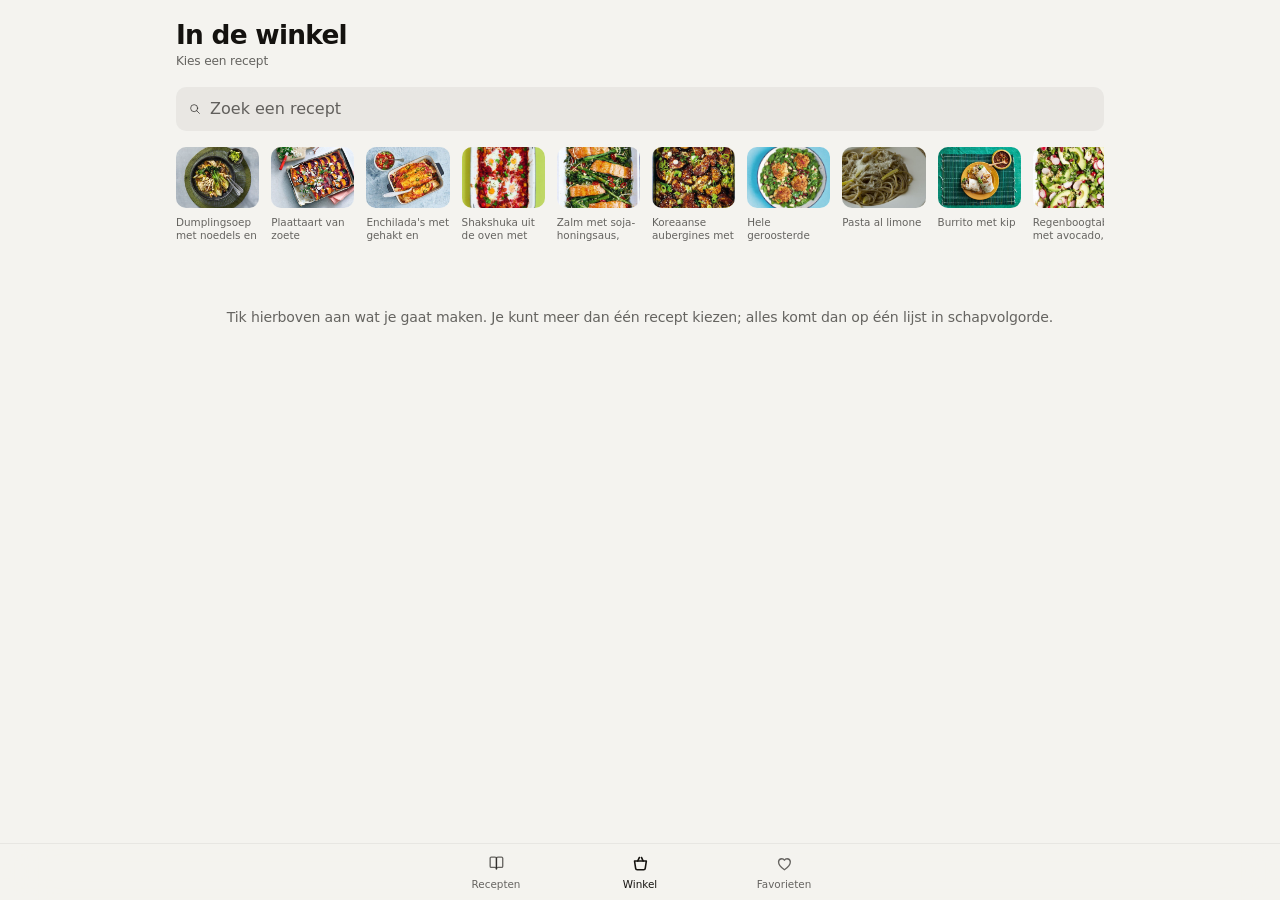
<file: docs/winkel.html>
<!DOCTYPE html>
<html lang="nl">
<head>
  <meta charset="UTF-8">
  <meta name="viewport" content="width=device-width, initial-scale=1, viewport-fit=cover">
  <meta name="theme-color" content="#FFFFFF" media="(prefers-color-scheme: light)">
  <meta name="theme-color" content="#0B0B0A" media="(prefers-color-scheme: dark)">
  <meta name="description" content="Boodschappenlijst per recept, op schapvolgorde">
  <title>In de winkel</title>
  <link rel="stylesheet" href="./css/style.css?v=220359">
  <link rel="manifest" href="./manifest.json">
  <link rel="icon" href="./img/icon.svg" type="image/svg+xml">
  <link rel="icon" href="./favicon.ico" sizes="48x48">
  <link rel="apple-touch-icon" href="./img/icon-192.png">
  <meta name="apple-mobile-web-app-capable" content="yes">
</head>
<body>

<svg width="0" height="0" style="position:absolute" aria-hidden="true"><defs>
  <g id="i-boek"><path d="M4 5.5A1.5 1.5 0 0 1 5.5 4H10a2 2 0 0 1 2 2v13a2 2 0 0 0-2-2H5.5A1.5 1.5 0 0 1 4 15.5z"/><path d="M20 5.5A1.5 1.5 0 0 0 18.5 4H14a2 2 0 0 0-2 2v13a2 2 0 0 1 2-2h4.5a1.5 1.5 0 0 0 1.5-1.5z"/></g>
  <g id="i-mand"><path d="M4.5 9h15l-1.4 9.2a2 2 0 0 1-2 1.8H7.9a2 2 0 0 1-2-1.8z"/><path d="M8.5 9l2.2-4.6M15.5 9l-2.2-4.6"/></g>
  <g id="i-hart"><path d="M12 20s-7.5-4.7-7.5-10A4.2 4.2 0 0 1 8.7 6c1.4 0 2.6.7 3.3 1.9C12.7 6.7 13.9 6 15.3 6a4.2 4.2 0 0 1 4.2 4c0 5.3-7.5 10-7.5 10z"/></g>
  <g id="i-zoek"><circle cx="10.5" cy="10.5" r="6"/><path d="M15 15l4.5 4.5"/></g>
  <g id="i-vink"><path d="M5 12.5l4.5 4.5L19 7"/></g>
  <g id="i-chevron"><path d="M8 10l4 4 4-4"/></g>
</defs></svg>

  <header class="site-header">
    <div>
      <h1 class="grote-titel">In de winkel</h1>
      <p class="ondertitel" id="samenvatting">Kies een recept</p>
    </div>
  </header>

  <main class="container">
    <div class="search-bar">
      <label class="zoekveld">
        <svg class="ic klein" viewBox="0 0 24 24"><use href="#i-zoek"/></svg>
        <input type="search" id="zoekbalk" placeholder="Zoek een recept" autocomplete="off">
      </label>
    </div>

    <div class="winkel-recent" id="recent"></div>
    <div id="lijst"></div>
  </main>

  <nav class="tabbalk" aria-label="Hoofdnavigatie">
    <a class="tab" href="./index.html">
      <svg class="ic" viewBox="0 0 24 24"><use href="#i-boek"/></svg><em>Recepten</em></a>
    <a class="tab" href="./winkel.html" aria-current="page">
      <svg class="ic" viewBox="0 0 24 24"><use href="#i-mand"/></svg><em>Winkel</em></a>
    <a class="tab" href="./index.html?favoriet=1">
      <svg class="ic" viewBox="0 0 24 24"><use href="#i-hart"/></svg><em>Favorieten</em></a>
  </nav>

  <script src="./js/gedeeld.js?v=220359"></script>
  <script src="./js/ingredient-icoon.js?v=220359"></script>
  <script>
    /* De winkelweergave beantwoordt één vraag: ik sta hier en wil dit maken,
       wat moet ik hebben? Daarom op schapvolgorde en niet op receptvolgorde. */

    const GEKOCHT = 'gekocht';          // per recept, los van de kookvinkjes
    const LAATSTE = 'winkel_laatste';   // oud, nog voor de migratie
    const GEKOZEN = 'winkel_gekozen';

    // Schappen in de volgorde waarin je een AH doorloopt
    const SCHAPVOLGORDE = [
      'Groente, aardappelen', 'Fruit, verse sappen', 'Bakkerij', 'Kaas',
      'Vleeswaren', 'Vis', 'Vlees, kip', 'Zuivel, eieren',
      'Vegetarisch, vegan en plantaardig', 'Pasta, rijst, wereldkeuken',
      'Soepen, sauzen, kruiden, olie', 'Ontbijtgranen, beleg', 'Diepvries',
      'Borrel, chips, snacks', 'Frisdrank, sappen, water', 'Koffie, thee',
      'Bier, wijn, aperitieven',
    ];

    /* Wat je standaard in huis hebt. Het is een aanname, dus het groepje is in
       te klappen.

       De test gaat over de hele naam, niet over losse woorden. Dat was de bug:
       met losse woorden valt 'bloemkool' onder bloem en 'waterkers' onder water,
       en dan verdween bij Hele geroosterde bloemkool juist het hoofdingrediënt
       onder "heb je waarschijnlijk al". Een rode peper hoort er ook niet bij —
       alleen gemalen peper staat in het rek, een verse peper koop je. */
    const VOORRAADKAST = new Set([
      'zout', 'zeezout', 'zeezoutvlokken', 'zeezout vlokken', 'keukenzout',
      'peper', 'peperkorrels', 'peper en zout', 'zout en peper',
      'olie', 'olijfolie', 'zonnebloemolie', 'sesamolie', 'chili olie',
      'boter', 'roomboter',
      'water', 'kookwater', 'pasta kookwater',
      'suiker', 'kristalsuiker', 'basterdsuiker',
      'bloem',
      'azijn', 'rijstazijn', 'wittewijnazijn', 'balsamicoazijn',
    ]);

    // Bepalingen die het product zelf niet veranderen: zwarte peper is peper.
    const BEPALING = /\b(extra|vierge|vergine|goede|van goede kwaliteit|versgemalen|gemalen|grof|grove|fijne|fijn|witte|wit|zwarte|ongezouten|plantaardige|koude|lauw|naar smaak|snufje|voor \w+)\b/g;

    const KAST_OPEN = 'winkel_kast_open';
    function kastStaatOpen() {
      try { return localStorage.getItem(KAST_OPEN) === '1'; } catch { return false; }
    }

    let recepten = [], producten = {}, gekozen = [], zoekterm = '';
    let teHalen = [];                   // wat er nu op de lijst staat

    function isVoorraad(naam) {
      const kern = naam.toLowerCase()
        .replace(/\(.*?\)/g, ' ')   // (voor de dressing), (type 00)
        .split(',')[0]               // ', in blokjes'
        .split(' of ')[0]            // 'boter of olijfolie'
        .replace(BEPALING, ' ')
        .replace(/\s+/g, ' ').trim();
      return VOORRAADKAST.has(kern);
    }

    function gekochtVoor(id) {
      try { return JSON.parse(localStorage.getItem(GEKOCHT) || '{}')[id] || []; }
      catch { return []; }
    }
    function wisselGekocht(id, sleutel) {
      let alles = {};
      try { alles = JSON.parse(localStorage.getItem(GEKOCHT) || '{}'); } catch {}
      const lijst = alles[id] || [];
      const i = lijst.indexOf(sleutel);
      if (i === -1) lijst.push(sleutel); else lijst.splice(i, 1);
      alles[id] = lijst;
      localStorage.setItem(GEKOCHT, JSON.stringify(alles));
      return i === -1;
    }

    /* Je kookt vier porties voor twee dagen, dus één winkelbezoek dekt meestal
       meer dan één maaltijd. De lijst gaat daarom over alle recepten die je
       aantikt tegelijk. Dat scheelt nauwelijks regels — de overlap zit vooral
       in de voorraadkast — maar het zet alles in één schapvolgorde. Per recept
       apart loop je drie keer langs de groente. */
    function geselecteerd() {
      return gekozen.map(id => recepten.find(r => r.id === id)).filter(Boolean);
    }

    function bewaarKeuze() {
      try { localStorage.setItem(GEKOZEN, JSON.stringify(gekozen)); } catch {}
    }

    function wisselRecept(id) {
      const i = gekozen.indexOf(id);
      if (i === -1) gekozen.push(id); else gekozen.splice(i, 1);
      bewaarKeuze();
      renderRecent();
      renderLijst();
    }

    function renderRecent() {
      const el = document.getElementById('recent');
      let lijst = [...recepten];
      if (zoekterm) {
        const t = zoekterm.toLowerCase();
        lijst = lijst.filter(r => r.titel.toLowerCase().includes(t));
      } else {
        lijst.sort((a, b) => aantalGemaakt(b.id) - aantalGemaakt(a.id)
                          || (b.datum_toegevoegd || '').localeCompare(a.datum_toegevoegd || ''));
        lijst = lijst.slice(0, 12);
        // Wat je gekozen hebt staat vooraan, ook als het buiten de eerste twaalf
        // valt — anders verdwijnt je eigen keuze uit beeld.
        const extra = geselecteerd().filter(r => !lijst.includes(r));
        lijst = [...extra, ...lijst];
      }
      el.innerHTML = lijst.map(r => `
        <button class="winkel-rk" type="button" data-id="${r.id}"
                aria-pressed="${gekozen.includes(r.id)}">
          ${r.afbeelding
            ? `<img src="${r.afbeelding.startsWith('http') ? r.afbeelding
                 : r.afbeelding.replace('img/recept/', 'img/kaart/')}" alt="" loading="lazy"
                 onerror="this.onerror=null;this.src='${r.afbeelding}'">`
            : `<div class="winkel-rk__leeg">${r.titel.trim()[0] || '?'}</div>`}
          <span>${r.titel}</span>
        </button>`).join('');
      el.querySelectorAll('.winkel-rk').forEach(k =>
        k.addEventListener('click', () => wisselRecept(k.dataset.id)));
    }

    /* Alles afvinken in de winkel werkt, maar soms wil je de lijst gewoon
       meesturen. Dit stuurt alleen wat nog openstaat naar Herinneringen, via
       dezelfde Apple Shortcut als op de receptpagina. In het AH-mandje leggen
       kan niet: daar is een token uit je eigen inlog voor nodig, en dat heeft
       een site zonder server niet. Daarom is de productnaam wel een link naar
       dat exacte product, zodat je in de AH-app alleen nog op plus hoeft. */
    const SHORTCUT_NAAM = 'Boodschappen';

    async function naarHerinneringen() {
      const gekochtPer = {};
      geselecteerd().forEach(r => { gekochtPer[r.id] = gekochtVoor(r.id); });
      const isAf = (sleutel) => {
        const [id, n] = sleutel.split('|');
        return (gekochtPer[id] || []).includes(n);
      };
      // Precies wat er op het scherm staat, samengevoegd en al: anders stuur je
      // olijfolie drie keer apart naar je lijst.
      const open = teHalen
        .filter(x => !x.sleutels.every(isAf))
        .map(x => {
          const hoev = x.ing.eenheid === 'naar smaak' || !x.aantal
            ? ''
            : `${formatHoeveelheid(x.aantal, 1, 1, x.ing.eenheid)} ${x.ing.eenheid === 'stuks' ? '' : x.ing.eenheid}`.trim();
          return `${hoev} ${x.ing.naam.split('(')[0].trim()}`.trim();
        });
      if (!open.length) { melding('Alles al afgevinkt'); return; }

      const tekst = open.join('\n');
      try { await navigator.clipboard.writeText(tekst); } catch {}
      window.location.href = `shortcuts://run-shortcut?name=${encodeURIComponent(SHORTCUT_NAAM)}`
        + `&input=text&text=${encodeURIComponent(tekst)}`;
      melding(`${open.length} naar je boodschappenlijst`);
    }

    function melding(tekst) {
      let el = document.getElementById('winkel-toast');
      if (!el) {
        el = document.createElement('div');
        el.id = 'winkel-toast';
        el.className = 'boodschappen-toast';
        document.body.appendChild(el);
      }
      el.textContent = tekst;
      el.classList.add('zichtbaar');
      clearTimeout(el._t);
      el._t = setTimeout(() => el.classList.remove('zichtbaar'), 3200);
    }

    function renderLijst() {
      const el = document.getElementById('lijst');
      const kies = geselecteerd();
      if (!kies.length) {
        el.innerHTML = `<div class="empty-state">Tik hierboven aan wat je gaat maken.
          Je kunt meer dan één recept kiezen; alles komt dan op één lijst in schapvolgorde.</div>`;
        document.getElementById('samenvatting').textContent = 'Kies een recept';
        teHalen = [];
        return;
      }

      // Afgevinkt blijft per recept bewaard, zodat het nog klopt als je er later
      // een recept bij zet of af haalt.
      const gekochtPer = {};
      kies.forEach(r => { gekochtPer[r.id] = gekochtVoor(r.id); });
      const isAf = (sleutel) => {
        const [id, n] = sleutel.split('|');
        return (gekochtPer[id] || []).includes(n);
      };

      const ruw = [], kast = [];
      kies.forEach(r => {
        // Eerst schalen, dan optellen. Twee recepten kunnen een verschillend
        // aantal porties als basis hebben; achteraf schalen klopt dan niet.
        const factor = portiesVoor(r) / (r.porties || 1);
        r.ingredienten.forEach((ing, i) => {
          const x = { ing, sleutel: `${r.id}|${i}`, aantal: (ing.hoeveelheid || 0) * factor };
          (isVoorraad(ing.naam) ? kast : ruw).push(x);
        });
      });

      // Olijfolie voor de groenten en olijfolie voor de dressing zijn in de
      // winkel één fles — en dat geldt net zo goed over recepten heen. Zelfde
      // product en zelfde eenheid gaan samen op één regel met de hoeveelheden
      // opgeteld; afvinken vinkt ze allemaal af.
      const voegSamen = (lijst) => {
        const samen = new Map();
        lijst.forEach(x => {
          const sleutel = `${x.ing.ah || x.ing.naam.toLowerCase()}|${x.ing.eenheid}`;
          const bestaand = samen.get(sleutel);
          if (bestaand) {
            bestaand.aantal += x.aantal;
            bestaand.ing = { ...bestaand.ing, naam: bestaand.ing.naam.split('(')[0].trim() };
            bestaand.sleutels.push(x.sleutel);
          } else {
            samen.set(sleutel, { ing: x.ing, aantal: x.aantal, sleutels: [x.sleutel] });
          }
        });
        return [...samen.values()];
      };
      const nodig = voegSamen(ruw);
      const kastSamen = voegSamen(kast);
      const kastOpen = kastStaatOpen();
      teHalen = nodig;

      // Groeperen op het schap waar AH het product heeft staan
      const groepen = new Map();
      nodig.forEach(x => {
        const p = x.ing.ah ? producten[x.ing.ah] : null;
        const schap = (p && p.schap) || 'Overig';
        if (!groepen.has(schap)) groepen.set(schap, []);
        groepen.get(schap).push({ ...x, p });
      });
      const gesorteerd = [...groepen.entries()].sort((a, b) => {
        const ia = SCHAPVOLGORDE.indexOf(a[0]), ib = SCHAPVOLGORDE.indexOf(b[0]);
        return (ia === -1 ? 99 : ia) - (ib === -1 ? 99 : ib);
      });

      const open = nodig.filter(x => !x.sleutels.every(isAf)).length;
      document.getElementById('samenvatting').textContent = kies.length === 1
        ? `${kies[0].titel} · ${portiesVoor(kies[0])} porties · ${open} te halen`
        : `${kies.length} recepten · ${open} te halen`;

      // Vinkjes van een vorige keer blijven anders staan, en dan loop je de
      // winkel uit zonder de spullen die je toen al had afgestreept.
      const kanAf = kies.reduce((n, r) => n + (gekochtPer[r.id] || []).length, 0);

      const regel = ({ ing, aantal, sleutels, p }) => {
        const aan = sleutels.every(isAf);
        const pakken = p ? aantalVerpakkingen(aantal, ing.eenheid, p.eenheid) : null;
        // De AH-naam is het woord waar je in het schap naar zoekt: 'kerstomaten'
        // heten daar 'cherrytomaten', 'lente-uitjes' heten 'bosui'. Die naam mag
        // dus nooit wegvallen — ook niet als je meer dan één pak nodig hebt.
        // "geen AH-product gevonden" laten we weg: dat zegt de klant niets, en
        // het icoontje maakt al duidelijk waar het om gaat.
        const onder = p
          ? `<span class="ingredient-ah${pakken && pakken > 1 ? ' let' : ''}">${
              p.url
                ? `<a class="ah-link" href="${p.url}" target="_blank" rel="noopener">${p.titel}</a>`
                : p.titel}${
              pakken && pakken > 1
                ? ` · ${pakken} pakken van ${p.eenheid}`
                : (p.eenheid ? ' · ' + p.eenheid : '')}</span>`
          : '';
        const foto = ingredientVakje(ing.naam, p);
        // De hoeveelheid is hierboven al naar porties omgerekend, dus hier
        // alleen nog netjes afronden.
        const hoev = ing.eenheid === 'naar smaak' || !aantal
          ? 'naar smaak'
          : `${formatHoeveelheid(aantal, 1, 1, ing.eenheid)} ${ing.eenheid === 'stuks' ? '' : ing.eenheid}`.trim();
        return `<li class="${aan ? 'ing--gedaan' : ''}">
          <button class="vink" data-s="${sleutels.join(';')}" aria-pressed="${aan}" aria-label="Gekocht">
            <svg viewBox="0 0 24 24"><use href="#i-vink"/></svg></button>
          ${foto}
          <span class="ingredient-naam">${metHoofdletter(ing.naam)}${onder}</span>
          <span class="ingredient-hoeveelheid">${hoev}</span></li>`;
      };

      el.innerHTML = (kies.length > 1 ? `
        <button class="inklap" id="leeg-knop" style="margin-top:0;margin-bottom:.4rem">
          <span>${kies.length} recepten op de lijst</span>
          <span style="color:var(--inkt);font-weight:600">Leegmaken</span>
        </button>` : '')
        + (kanAf ? `
        <button class="inklap" id="reset-knop" style="margin-top:0;margin-bottom:.4rem">
          <span>${kanAf} afgevinkt van de vorige keer</span>
          <span style="color:var(--inkt);font-weight:600">Opnieuw beginnen</span>
        </button>` : '')
        + gesorteerd.map(([schap, items]) => `
        <div class="groepkop">${schap}</div>
        <ul class="ingredienten-lijst">${items.map(regel).join('')}</ul>`).join('')
        + (kast.length ? `
        <button class="inklap" id="kast-knop" aria-expanded="${kastOpen}">
          <span>Heb je waarschijnlijk al — ${kastSamen.length}</span>
          <svg class="ic klein" viewBox="0 0 24 24"><use href="#i-chevron"/></svg>
        </button>
        <ul class="ingredienten-lijst" id="kast-lijst"${kastOpen ? '' : ' hidden'}>
          ${kastSamen.map(x => regel({ ...x, p: x.ing.ah ? producten[x.ing.ah] : null })).join('')}
        </ul>` : '')
        // De knop sluit de lijst af, dus die hoort onderaan. Het kastgroepje
        // stond eronder en daardoor zag je het niet: je was al klaar.
        + (nodig.length ? `
        <button class="boodschappen-btn" id="stuur-btn">Zet wat nog open staat op de boodschappenlijst</button>` : '');

      el.querySelectorAll('.vink').forEach(k => k.addEventListener('click', () => {
        const naarAan = k.getAttribute('aria-pressed') !== 'true';
        k.dataset.s.split(';').forEach(sleutel => {
          const [id, n] = sleutel.split('|');
          if (gekochtVoor(id).includes(n) !== naarAan) wisselGekocht(id, n);
        });
        renderLijst();
      }));
      const stuur = document.getElementById('stuur-btn');
      if (stuur) stuur.addEventListener('click', naarHerinneringen);

      const reset = document.getElementById('reset-knop');
      if (reset) reset.addEventListener('click', () => {
        let alles = {};
        try { alles = JSON.parse(localStorage.getItem(GEKOCHT) || '{}'); } catch {}
        kies.forEach(r => delete alles[r.id]);
        localStorage.setItem(GEKOCHT, JSON.stringify(alles));
        renderLijst();
      });

      // Je keuze blijft staan tot je hem weghaalt, anders ben je hem kwijt zodra
      // je de app sluit. Maar volgende week wil je blanco beginnen.
      const leeg = document.getElementById('leeg-knop');
      if (leeg) leeg.addEventListener('click', () => {
        gekozen = [];
        bewaarKeuze();
        renderRecent();
        renderLijst();
      });

      const knop = document.getElementById('kast-knop');
      if (knop) knop.addEventListener('click', () => {
        const l = document.getElementById('kast-lijst');
        l.hidden = !l.hidden;
        knop.setAttribute('aria-expanded', String(!l.hidden));
        // Wie hem openzet wil hem meestal bij het volgende recept ook open.
        try { localStorage.setItem(KAST_OPEN, l.hidden ? '0' : '1'); } catch {}
      });
    }

    async function init() {
      const [rRes, pRes] = await Promise.all([
        fetch('./data/recepten.json', { cache: 'no-cache' }),
        fetch('./data/ah-producten.json', { cache: 'no-cache' }).catch(() => null),
      ]);
      recepten = (await rRes.json()).recepten;
      if (pRes && pRes.ok) producten = await pRes.json().catch(() => ({}));

      try { gekozen = JSON.parse(localStorage.getItem(GEKOZEN) || '[]'); } catch {}
      if (!Array.isArray(gekozen)) gekozen = [];
      // Wie hiernaartoe komt met ?id= wil dat recept erbij, niet in plaats van.
      const id = new URLSearchParams(location.search).get('id');
      const oudLaatste = localStorage.getItem(LAATSTE);
      if (!gekozen.length && oudLaatste) gekozen = [oudLaatste];
      if (id && !gekozen.includes(id)) gekozen.push(id);
      gekozen = gekozen.filter(x => recepten.some(r => r.id === x));
      bewaarKeuze();

      renderRecent();
      renderLijst();
    }

    document.getElementById('zoekbalk').addEventListener('input', e => {
      zoekterm = e.target.value.trim();
      renderRecent();
    });

    if ('serviceWorker' in navigator) navigator.serviceWorker.register('./sw.js').catch(() => {});
    init();
  </script>
</body>
</html>
</file>
<file: docs/css/style.css>
/* ==========================================================================
   Onze Recepten
   Grijswaarde-interface: de enige kleur komt uit het eten. Licht en donker
   volgen het systeem. Alle maten in rem, zodat Dynamic Type werkt.
   ========================================================================== */

:root {
  /* LICHT — papier, geen systeemgrijs en geen crème */
  /* De kaart is de lichtere laag, net als in donkere modus. Zo ligt hij
     zichtbaar op de pagina in plaats van erin te verdwijnen; wit-op-wit
     met 2% verschil las als één vlak. */
  --grond:#F4F3EF; --grond-rgb:244,243,239;
  --laag:#FFFFFF; --laag-2:#FAFAF8;
  --lijn:rgba(20,18,15,.11); --lijn-sterk:rgba(20,18,15,.20);
  --inkt:#14120F;
  --inkt-2:rgba(20,18,15,.76);   /* donkere inkt heeft méér dekking nodig */
  --inkt-3:rgba(20,18,15,.64);   /* dan lichte inkt voor hetzelfde contrast */
  --inkt-om:#FFFFFF;
  --vlak:rgba(20,18,15,.05);
  --actief:#1C7F3B;
  --waarschuwing:#B2521B;
  --echo:0;                      /* op papier geen vervaagde foto achter tekst */
  --titel-over:0px; --titel-op-foto:var(--inkt); --titel-schaduw:none; --scrim:0;

  --sf:-apple-system,BlinkMacSystemFont,"SF Pro Text","SF Pro Display",
       "Helvetica Neue","Segoe UI",system-ui,sans-serif;

  /* Zes stappen, geen willekeurige decimalen. In rem voor Dynamic Type. */
  --t-display:1.88rem; --t-kop:1.65rem; --t-title:1.29rem; --t-body:1rem;
  --t-sub:.88rem; --t-foot:.76rem; --t-cap:.65rem;

  --r-groep:16px; --r-klein:8px; --r-groot:20px; --r-ctl:10px; --r-pil:999px;
  /* Ruimteschaal op een 4-punts raster. In rem, niet px: zo groeit de ruimte
     mee als iemand de tekst groter zet. Bij standaardgrootte is --s-1 exact
     4px, --s-4 exact 16px, enzovoort. Gebruik deze en verzin geen eigen maat. */
  --s-1:.25rem; --s-2:.5rem;  --s-3:.75rem; --s-4:1rem;
  --s-5:1.25rem; --s-6:1.5rem; --s-7:2rem;  --s-8:2.5rem; --s-9:3rem;
  --marge:var(--s-4);
}

@media (prefers-color-scheme:dark){ :root:not([data-theme="light"]){
  /* DONKER — de foto gloeit in een donkere kamer */
  --grond:#0B0B0A; --grond-rgb:11,11,10;
  --laag:#151413; --laag-2:#1E1D1B;
  --lijn:rgba(255,255,255,.09); --lijn-sterk:rgba(255,255,255,.16);
  --inkt:#FAF9F7;
  --inkt-2:rgba(250,249,247,.70);
  --inkt-3:rgba(250,249,247,.54);
  --inkt-om:#111111;
  --vlak:rgba(255,255,255,.06);
  --actief:#5BC46A;
  --waarschuwing:#E8913F;
  --echo:.20;
  --titel-over:-2.6rem; --titel-op-foto:#FFFFFF;
  --titel-schaduw:0 1px 24px rgba(0,0,0,.55); --scrim:1;
}}
:root[data-theme="dark"]{
  --grond:#0B0B0A; --grond-rgb:11,11,10;
  --laag:#151413; --laag-2:#1E1D1B;
  --lijn:rgba(255,255,255,.09); --lijn-sterk:rgba(255,255,255,.16);
  --inkt:#FAF9F7;
  --inkt-2:rgba(250,249,247,.70);
  --inkt-3:rgba(250,249,247,.54);
  --inkt-om:#111111;
  --vlak:rgba(255,255,255,.06);
  --actief:#5BC46A;
  --waarschuwing:#E8913F;
  --echo:.20;
  --titel-over:-2.6rem; --titel-op-foto:#FFFFFF;
  --titel-schaduw:0 1px 24px rgba(0,0,0,.55); --scrim:1;
}

*,*::before,*::after{ box-sizing:border-box; margin:0; padding:0 }

/* ── DYNAMIC TYPE ──────────────────────────────────────────────────────────
   iOS geeft via -apple-system-body de tekstgrootte terug die de gebruiker in
   Instellingen heeft gekozen. Omdat alles in rem staat, schaalt de hele app
   daarmee mee. Zonder die ondersteuning valt hij terug op de browserinstelling. */
html{ font-size:100%; -webkit-text-size-adjust:100%; scroll-behavior:smooth }
@supports (font:-apple-system-body){
  html{ font:-apple-system-body; font-family:var(--sf) }
}

body{
  font-family:var(--sf);
  background:var(--grond);
  color:var(--inkt);
  font-size:var(--t-body);
  line-height:1.47;
  letter-spacing:-.01em;
  min-height:100vh;
  -webkit-font-smoothing:antialiased;
  -moz-osx-font-smoothing:grayscale;
}
a{ color:inherit }
::selection{ background:var(--vlak) }
:focus-visible{ outline:2px solid var(--inkt); outline-offset:2px; border-radius:var(--r-klein) }

/* ── ICONEN ──────────────────────────────────────────────────────────────── */
.ic{ width:min(1.18rem,26px); height:min(1.18rem,26px); stroke:currentColor; stroke-width:1.7; fill:none;
     stroke-linecap:round; stroke-linejoin:round; display:block; flex-shrink:0 }
.ic.klein{ width:min(.88rem,20px); height:min(.88rem,20px) }

/* ── LAYOUT ──────────────────────────────────────────────────────────────── */
.container{ max-width:60rem; margin:0 auto; padding:0 var(--marge) 6rem }
.site-header{ max-width:60rem; margin:0 auto;
  padding:var(--s-5) var(--marge) 0; display:flex; justify-content:space-between;
  align-items:flex-start; gap:var(--s-4); flex-wrap:wrap }
.site-header>div{ min-width:0; flex:1 }

.grote-titel{ font-size:min(var(--t-kop),42px); overflow-wrap:break-word; font-weight:700; letter-spacing:-.028em; line-height:1.1 }
.ondertitel{ font-size:var(--t-foot); color:var(--inkt-3); margin-top:var(--s-1) }

/* Gerechtnaam */
.gerecht{ font-weight:700; letter-spacing:-.032em; line-height:1.06; text-wrap:balance }

/* ── ZOEKEN EN FILTEREN ──────────────────────────────────────────────────── */
.search-bar{ display:flex; gap:var(--s-2); align-items:center; margin:var(--s-4) 0 var(--s-4) }
/* Minstens 44px hoog: je tikt hier met een mandje in je andere hand. */
.zoekveld{ flex:1; display:flex; align-items:center; gap:var(--s-2); min-height:44px;
  background:var(--vlak); border-radius:var(--r-ctl); padding:var(--s-2) var(--s-3) }
.zoekveld .ic{ color:var(--inkt-3) }
/* iOS Safari zoomt het hele scherm in zodra je in een veld tikt dat kleiner
   is dan 16px. Vandaar de ondergrens; var(--t-sub) mag groter worden. */
input[type="search"],input[type="text"],textarea,select{
  font-family:inherit; font-size:max(16px,var(--t-sub)); color:var(--inkt);
  background:transparent; border:none; width:100%; padding:0 }
input[type="search"]::placeholder{ color:var(--inkt-3) }
input[type="search"]:focus,textarea:focus,select:focus{ outline:none }
select{ background:var(--vlak); border-radius:var(--r-ctl); padding:var(--s-2) var(--s-3);
  cursor:pointer; -webkit-appearance:none; appearance:none }

.rondknop{ position:relative; width:min(2rem,40px); height:min(2rem,40px); border-radius:50%;
  background:var(--vlak); color:var(--inkt); border:none; display:grid;
  place-items:center; cursor:pointer; text-decoration:none; flex-shrink:0 }
/* Raakvlak 44px, ook al is de vorm kleiner — Apple's minimum */
.rondknop::before,.portie-btn::before,.hart-btn::before{
  content:""; position:absolute; top:50%; left:50%; width:44px; height:44px;
  transform:translate(-50%,-50%) }

.tag-filters{ display:flex; gap:var(--s-2); overflow-x:auto; padding-bottom:var(--s-4);
  scrollbar-width:none; -webkit-overflow-scrolling:touch }
.tag-filters::-webkit-scrollbar{ display:none }
.tag-btn{ flex-shrink:0; padding:var(--s-2) var(--s-3); background:var(--vlak);
  color:var(--inkt-2); border:none; border-radius:var(--r-pil);
  font-family:inherit; font-size:var(--t-foot); cursor:pointer }
.tag-btn.active{ background:var(--inkt); color:var(--inkt-om); font-weight:600 }

/* ── RECEPTKAARTEN ───────────────────────────────────────────────────────── */
.recepten-grid{ display:grid; gap:var(--s-4);
  grid-template-columns:repeat(auto-fill,minmax(min(9.5rem,100%),1fr)) }
.recept-card{ position:relative; display:flex; flex-direction:column; gap:var(--s-2);
  text-decoration:none; color:inherit }
.recept-card__img,.recept-card__img-placeholder{
  width:100%; aspect-ratio:1/1; object-fit:cover; object-position:center 32%;
  border-radius:var(--r-ctl);
  background:var(--laag-2); display:block }
/* Nog geen foto? Dan de beginletter in de serif, zodat de kaart bedoeld
   oogt in plaats van stuk. */
.recept-card__img-placeholder{ display:grid; place-items:center;
  border:1px solid var(--lijn) }
.recept-card__img-placeholder span{ font-weight:600; font-size:2rem;
  color:var(--inkt-3); letter-spacing:-.03em; line-height:1 }
.recept-hero-placeholder{ display:grid; place-items:center }
.recept-hero-placeholder span{ font-size:3rem; font-weight:600;
  color:var(--inkt-3); letter-spacing:-.03em }
.recept-card__title{ font-size:min(var(--t-sub),22px);
  overflow-wrap:break-word; font-weight:600;
  line-height:1.26; letter-spacing:-.022em;
  /* twee vaste regels, anders wordt het raster rafelig */
  height:2.48em; overflow:hidden; display:-webkit-box; -webkit-line-clamp:2;
  -webkit-box-orient:vertical }
.recept-card__meta{ font-size:var(--t-cap); color:var(--inkt-3);
  font-variant-numeric:tabular-nums }
.recept-card__bron,.recept-card__beschrijving{ display:none }
.recept-card__match{ font-size:var(--t-cap); color:var(--inkt-2) }

.hart-btn{ position:absolute; top:var(--s-2); right:var(--s-2); width:min(1.65rem,34px); height:min(1.65rem,34px);
  border-radius:50%; border:none; background:rgba(11,11,10,.42);
  -webkit-backdrop-filter:blur(12px); backdrop-filter:blur(12px);
  display:grid; place-items:center; cursor:pointer; z-index:2 }
.hart-btn svg{ width:.82rem; height:.82rem; stroke:#FFF; stroke-width:1.9; fill:none;
  stroke-linecap:round; stroke-linejoin:round }
.hart-btn[aria-pressed="true"] svg{ fill:#FFF }
.hart-btn--detail{ position:static; width:min(2rem,40px); height:min(2rem,40px);
  background:var(--vlak); margin-left:auto }
.hart-btn--detail svg{ stroke:var(--inkt); width:1rem; height:1rem }
.hart-btn--detail[aria-pressed="true"] svg{ fill:var(--inkt) }

.empty-state,.not-found{ grid-column:1/-1; text-align:center; padding:var(--s-9) var(--s-4);
  color:var(--inkt-3); font-size:var(--t-sub) }

/* ── TABBALK ─────────────────────────────────────────────────────────────── */
.tabbalk{ position:fixed; left:0; right:0; bottom:0; z-index:60;
  background:rgba(var(--grond-rgb),.80);
  -webkit-backdrop-filter:blur(26px) saturate(180%);
  backdrop-filter:blur(26px) saturate(180%);
  box-shadow:inset 0 .5px 0 var(--lijn);
  padding:.5rem 0 calc(.3rem + env(safe-area-inset-bottom));
  display:grid; grid-template-columns:repeat(3,1fr) }
.tab{ display:flex; flex-direction:column; align-items:center; justify-content:center;
  gap:var(--s-1); min-height:44px; color:var(--inkt-3); text-decoration:none; padding:2px 0 }
.tab[aria-current="page"]{ color:var(--inkt) }
.tab em{ font-size:min(var(--t-cap),13px); font-style:normal; font-weight:500; letter-spacing:0 }
.tab[aria-current="page"] svg{ stroke-width:2 }

/* ── DETAILPAGINA ────────────────────────────────────────────────────────── */
.echo{ position:fixed; inset:0; z-index:-1; overflow:hidden; pointer-events:none }
.echo img{ position:absolute; top:-20%; left:-24%; width:148%; height:72%;
  object-fit:cover; filter:blur(60px) saturate(140%); opacity:var(--echo) }
.echo::after{ content:""; position:absolute; inset:0;
  background:linear-gradient(to bottom,rgba(var(--grond-rgb),.55) 0%,
    rgba(var(--grond-rgb),.93) 34%,var(--grond) 56%) }

.recept-hero{ position:relative; width:100%; max-height:42vh; object-fit:cover;
  object-position:center 32%; display:block; background:var(--laag-2) }
.recept-hero-placeholder{ width:100%; height:26vh; background:var(--laag-2) }
.hero-wrap{ position:relative }
.hero-wrap::after{ content:""; position:absolute; inset:0; opacity:var(--scrim);
  pointer-events:none;
  background:linear-gradient(to top,var(--grond) 0%,rgba(var(--grond-rgb),.6) 32%,
    transparent 76%) }
.hero-acties{ position:absolute; top:var(--s-4); left:var(--marge); right:var(--marge);
  z-index:4; display:flex; justify-content:space-between; align-items:center }
.hero-acties .rondknop{ width:2.1rem; height:2.1rem; background:rgba(11,11,10,.46);
  -webkit-backdrop-filter:blur(20px) saturate(180%);
  backdrop-filter:blur(20px) saturate(180%); color:#FFF }

.recept-detail{ max-width:44rem; margin:0 auto; padding:0 var(--marge) 7rem }
.recept-detail__header{ margin-top:var(--titel-over); position:relative; z-index:3 }
.recept-detail__title{ font-size:min(var(--t-display),46px);
  overflow-wrap:break-word;
  font-weight:700; letter-spacing:-.032em; line-height:1.06; text-wrap:balance;
  color:var(--titel-op-foto); text-shadow:var(--titel-schaduw) }
.recept-detail__meta{ display:flex; flex-wrap:wrap; gap:var(--s-2); align-items:center;
  font-size:var(--t-foot); color:var(--inkt-2); margin-top:var(--s-2) }
.recept-detail__meta .pip{ width:2.5px; height:2.5px; border-radius:50%;
  background:var(--inkt-3) }
.gemaakt{ display:flex; align-items:center; gap:var(--s-2); font-size:var(--t-foot);
  color:var(--inkt-2); margin-top:var(--s-2) }
.gemaakt .ic{ stroke:var(--actief) }
.recept-detail__tags{ display:flex; flex-wrap:wrap; gap:var(--s-1); margin-top:var(--s-2) }
.tag{ font-size:var(--t-cap); padding:2px var(--s-2); border-radius:var(--r-pil);
  background:var(--vlak); color:var(--inkt-3) }
.terug-link{ display:none }

/* ── FASE-TABS ───────────────────────────────────────────────────────────── */
.fase-balk{ position:sticky; top:0; z-index:40; margin:var(--s-5) 0 var(--s-4);
  padding:var(--s-2) 0; background:rgba(var(--grond-rgb),.84);
  -webkit-backdrop-filter:blur(20px) saturate(180%);
  backdrop-filter:blur(20px) saturate(180%) }
.fase-tabs{ position:relative; display:grid; grid-auto-flow:column;
  /* minmax(0,1fr) zodat de kolommen mogen krimpen bij grote letters */
  grid-auto-columns:minmax(0,1fr); background:var(--vlak); border-radius:var(--r-ctl); padding:2px }
.fase-tabs__pil{ position:absolute; top:2px; bottom:2px; border-radius:var(--r-klein);
  background:var(--inkt); pointer-events:none;
  transition:transform .3s cubic-bezier(.32,.72,0,1),width .3s cubic-bezier(.32,.72,0,1) }
.fase-tab{ position:relative; z-index:1; border:none; background:none;
  font-family:inherit; font-size:min(var(--t-foot),13px); font-weight:600; color:var(--inkt-2);
  padding:var(--s-2) var(--s-1); cursor:pointer; border-radius:var(--r-klein);
  display:flex; align-items:center; justify-content:center; gap:var(--s-1);
  min-width:0; overflow:hidden; transition:color .22s ease }
/* Het label krijgt zijn eigen ruimte zodat hij rechts afbreekt met een puntje,
   in plaats van gecentreerd aan beide kanten te worden afgeknipt. */
.fase-tab__label{ flex:0 1 auto; min-width:0; overflow:hidden;
  text-overflow:ellipsis; white-space:nowrap }
.fase-tab[aria-selected="true"]{ color:var(--inkt-om) }
.fase-tab__badge{ font-weight:400; color:var(--inkt-3); font-variant-numeric:tabular-nums }
.fase-tab[aria-selected="true"] .fase-tab__badge{ color:rgba(var(--grond-rgb),.75) }
.fase-paneel[hidden]{ display:none }

/* ── GROEPEN EN LIJSTEN ──────────────────────────────────────────────────── */
.blok-titel,.groepkop{ font-size:var(--t-foot); font-weight:600; letter-spacing:.09em;
  text-transform:uppercase; color:var(--inkt-3); padding:var(--s-5) var(--s-4) var(--s-2) }
.ingredienten-lijst{ list-style:none; background:var(--laag);
  border-radius:var(--r-groep); overflow:hidden }
.ingredienten-lijst li{ display:flex; align-items:center; gap:var(--s-3); flex-wrap:wrap;
  padding:var(--s-3) var(--s-3); min-height:2.7rem }
.ingredienten-lijst li+li{ box-shadow:inset 0 .5px 0 var(--lijn) }
.ingredienten-lijst li.ing--gedaan{ opacity:.36 }
.ingredienten-lijst li.ing--gedaan .ingredient-naam{ text-decoration:line-through }

.vink{ position:relative; width:min(1.3rem,28px); height:min(1.3rem,28px); border-radius:50%;
  border:1.6px solid var(--inkt-3); flex-shrink:0; display:grid; place-items:center;
  cursor:pointer; background:none; padding:0 }
.vink::before{ content:""; position:absolute; top:50%; left:50%; width:44px;
  height:44px; transform:translate(-50%,-50%) }
.vink svg{ display:none; width:.7rem; height:.7rem; stroke:var(--inkt-om);
  stroke-width:2.4; fill:none; stroke-linecap:round; stroke-linejoin:round }
.vink[aria-pressed="true"]{ background:var(--inkt); border-color:var(--inkt) }
.vink[aria-pressed="true"] svg{ display:block }

.ingredient-foto,.ingredient-foto--leeg{ width:min(2.35rem,44px); height:min(2.35rem,44px);
  border-radius:var(--r-klein); flex-shrink:0; object-fit:contain; background:#FFF }
.ingredient-foto--leeg{ background:var(--laag-2); border:1px solid var(--lijn) }
/* Geen AH-product maar wel herkenbaar: water, zout, olie en kruiden krijgen
   een getekend icoontje in plaats van een leeg vakje. */
.ingredient-foto--icoon{ width:min(2.35rem,44px); height:min(2.35rem,44px);
  border-radius:var(--r-klein); flex-shrink:0; background:var(--vlak);
  display:grid; place-items:center }
.ingredient-foto--icoon svg{ width:58%; height:58%; fill:none; stroke:var(--inkt-2);
  stroke-width:1.5; stroke-linecap:round; stroke-linejoin:round }
.ingredient-naam{ flex:1 1 5rem; min-width:0; font-size:var(--t-body); cursor:pointer;
  line-height:1.3; overflow-wrap:anywhere }
.ingredient-ah{ display:block; font-size:var(--t-foot); color:var(--inkt-3);
  margin-top:2px; line-height:1.25; overflow-wrap:anywhere }
.ingredient-ah.let{ color:var(--waarschuwing); font-weight:600 }
.ingredient-hoeveelheid{ font-size:var(--t-body); color:var(--inkt-2);
  font-variant-numeric:tabular-nums; white-space:nowrap; cursor:pointer;
  margin-left:auto }

/* ── PORTIESCHALER ───────────────────────────────────────────────────────── */
.portie-schaler{ display:flex; align-items:center; gap:var(--s-3); flex-wrap:wrap;
  background:var(--laag); border-radius:var(--r-groep); padding:var(--s-2) var(--s-3);
  margin-bottom:var(--s-3); font-size:var(--t-sub) }
.portie-schaler label{ margin-right:auto }
.portie-btn{ position:relative; width:min(1.65rem,34px); height:min(1.65rem,34px); border:none;
  border-radius:50%; background:var(--vlak); color:var(--inkt); cursor:pointer;
  display:grid; place-items:center }
.portie-aantal{ font-size:min(var(--t-body),26px); font-weight:600; min-width:1.1rem;
  text-align:center; font-variant-numeric:tabular-nums }

/* ── STAPPEN ─────────────────────────────────────────────────────────────── */
.stappen-blok{ display:flex; flex-direction:column; gap:var(--s-2) }
.stap{ display:flex; flex-wrap:wrap; gap:var(--s-3); align-items:flex-start; background:var(--laag);
  border-radius:var(--r-groep); padding:var(--s-3) var(--s-3); cursor:pointer }
.stap--gedaan{ opacity:.42 }
.stap--gedaan .stap-tekst{ text-decoration:line-through }
.stap-nummer{ flex-shrink:0; width:1.3rem; height:1.3rem; border-radius:50%;
  background:var(--vlak); color:var(--inkt-2); font-size:var(--t-cap);
  font-weight:600; display:grid; place-items:center; font-variant-numeric:tabular-nums }
.stap--gedaan .stap-nummer{ background:var(--actief); color:#FFF }
.stap-tekst{ flex:1 1 0; min-width:0; font-size:var(--t-sub); line-height:1.5 }
/* De stand op de kookplaat, naast de tijd. Zelfde vorm als de timerknop maar
   stil: het is informatie, geen knop. */
.stap-stand{ display:inline-flex; align-items:center; margin-left:var(--s-2);
  padding:2px var(--s-2); border-radius:var(--r-pil); background:var(--vlak);
  color:var(--inkt-2); font-size:var(--t-cap); font-weight:600;
  white-space:nowrap; vertical-align:baseline }

.stap-timer-knop{ display:inline-flex; align-items:center; gap:var(--s-1);
  margin-left:var(--s-2); padding:2px var(--s-2); border:1px solid var(--lijn-sterk);
  border-radius:var(--r-pil); background:none; color:var(--inkt);
  font-family:inherit; font-size:var(--t-cap); font-weight:600; cursor:pointer;
  vertical-align:baseline }

/* ── KNOPPEN ─────────────────────────────────────────────────────────────── */
.kookmodus-btn,.boodschappen-btn,.print-btn,.hoofdknop{
  display:flex; align-items:center; justify-content:center; gap:var(--s-2); width:100%;
  padding:var(--s-3) var(--s-4); border:none; border-radius:var(--r-groep);
  font-family:inherit; font-size:var(--t-body); font-weight:600; cursor:pointer }
.kookmodus-btn,.hoofdknop{ background:var(--inkt); color:var(--inkt-om);
  margin-bottom:var(--s-2) }
.boodschappen-btn,.print-btn{ background:var(--vlak); color:var(--inkt);
  margin-top:var(--s-2) }

/* Verwijderen is onomkeerbaar, dus hij staat stil tot je hem echt aanwijst */
.verwijder-btn{ display:flex; align-items:center; justify-content:center; width:100%;
  margin-top:var(--s-2); padding:var(--s-3) var(--s-4); border:1px solid var(--lijn);
  border-radius:var(--r-groep); background:none; color:var(--inkt-3);
  font-family:inherit; font-size:var(--t-sub); cursor:pointer }
.verwijder-btn--zeker{ border-color:var(--waarschuwing); color:var(--waarschuwing);
  font-weight:600 }
.verwijder-btn:disabled{ opacity:.6; cursor:default }
.verwijder-uitleg{ font-size:var(--t-foot); color:var(--inkt-3); text-align:center;
  margin-top:var(--s-2); line-height:1.4 }
.verwijder-uitleg[hidden]{ display:none }

/* Melding bij het toevoegen van een foto */
.foto-status{ position:relative; z-index:5; margin:var(--s-2) var(--marge) 0;
  background:var(--laag); border:1px solid var(--lijn); border-radius:var(--r-groep);
  padding:var(--s-3) var(--s-3); font-size:var(--t-foot); color:var(--inkt-2) }
.foto-status[hidden]{ display:none }

/* Eenmalig tokenveld, in de pagina zelf */
.token-veld{ margin-top:var(--s-3); background:var(--laag); border:1px solid var(--lijn);
  border-radius:var(--r-groep); padding:var(--s-3); display:flex; flex-wrap:wrap;
  gap:var(--s-2); align-items:center }
.token-veld label{ width:100%; font-size:var(--t-cap); font-weight:600;
  letter-spacing:.06em; text-transform:uppercase; color:var(--inkt-3) }
.token-veld input{ flex:1 1 9rem; min-width:0; background:var(--vlak);
  border:none; border-radius:var(--r-ctl); padding:var(--s-2) var(--s-3);
  font-family:inherit; font-size:var(--t-sub); color:var(--inkt) }
.token-veld .token-bewaar{ flex-shrink:0; border:none; border-radius:var(--r-ctl);
  background:var(--inkt); color:var(--inkt-om); font-family:inherit;
  font-size:var(--t-sub); font-weight:600; padding:var(--s-2) var(--s-4); cursor:pointer }
.token-veld p{ width:100%; font-size:var(--t-cap); color:var(--inkt-3);
  line-height:1.45 }
.token-veld b{ color:var(--inkt-2); font-weight:600 }

.boodschappen-toast{ position:fixed; left:50%; bottom:calc(5rem + env(safe-area-inset-bottom));
  transform:translateX(-50%) translateY(1rem); background:var(--inkt);
  color:var(--inkt-om); padding:var(--s-2) var(--s-4); border-radius:var(--r-pil);
  font-size:var(--t-foot); font-weight:600; opacity:0; pointer-events:none;
  transition:opacity .25s ease,transform .25s cubic-bezier(.32,.72,0,1);
  z-index:1000; max-width:90vw; text-align:center }
.boodschappen-toast.zichtbaar{ opacity:1; transform:translateX(-50%) translateY(0) }

/* ── TIMER ───────────────────────────────────────────────────────────────── */
/* Meerdere timers stapelen boven de tabbalk, de nieuwste onderaan. De stapel
   vangt zelf geen tikken op, de balken erin wel — anders ligt er een onzichtbare
   laag over de pagina. */
.timer-stapel{ position:fixed; left:50%; bottom:calc(4.6rem + env(safe-area-inset-bottom));
  transform:translateX(-50%); width:min(26rem,calc(100vw - 2rem));
  display:flex; flex-direction:column; gap:var(--s-2); z-index:900;
  pointer-events:none }
.timer-balk{ display:flex; align-items:center; gap:var(--s-3); padding:var(--s-2) var(--s-3);
  background:rgba(var(--grond-rgb),.82);
  -webkit-backdrop-filter:blur(24px) saturate(180%);
  backdrop-filter:blur(24px) saturate(180%);
  border:.5px solid var(--lijn); border-radius:var(--r-groep);
  pointer-events:auto; opacity:0; transform:translateY(45%);
  transition:opacity .26s ease,transform .36s cubic-bezier(.32,.72,0,1) }
.timer-balk.zichtbaar{ opacity:1; transform:translateY(0) }
.timer-ring{ width:1.9rem; height:1.9rem; flex-shrink:0; transform:rotate(-90deg) }
.timer-ring circle{ fill:none; stroke-width:2.6 }
.timer-ring__baan{ stroke:var(--vlak) }
.timer-ring__voortgang{ stroke:var(--actief); stroke-linecap:round;
  transition:stroke-dashoffset .95s linear }
.timer-balk.afgelopen .timer-ring__voortgang{ stroke:var(--waarschuwing) }
.timer-info{ flex:1; min-width:0 }
.timer-tijd{ font-size:var(--t-body); font-weight:600; font-variant-numeric:tabular-nums;
  letter-spacing:-.02em; line-height:1.1 }
.timer-label{ font-size:var(--t-cap); color:var(--inkt-3); white-space:nowrap;
  overflow:hidden; text-overflow:ellipsis }
.timer-acties{ display:flex; gap:var(--s-1); flex-shrink:0 }
.timer-btn{ position:relative; width:1.9rem; height:1.9rem; border:none;
  border-radius:50%; background:var(--vlak); color:var(--inkt); cursor:pointer;
  display:grid; place-items:center }
.timer-btn::before{ content:""; position:absolute; top:50%; left:50%; width:44px;
  height:44px; transform:translate(-50%,-50%) }
.timer-btn svg{ width:.76rem; height:.76rem; fill:currentColor }

/* ── VOEDINGSWAARDEN EN BRON ─────────────────────────────────────────────── */
.voeding-sectie{ margin-top:var(--s-5) }
.voeding-grid{ display:grid; grid-template-columns:repeat(4,1fr); gap:1px;
  background:var(--lijn); border-radius:var(--r-groep); overflow:hidden }
.voeding-item{ background:var(--laag); padding:var(--s-3) var(--s-1); text-align:center }
.voeding-waarde{ display:block; font-size:var(--t-body); font-weight:600;
  font-variant-numeric:tabular-nums }
.voeding-label{ display:block; font-size:var(--t-cap); color:var(--inkt-3);
  margin-top:2px }
/* Welke oven, welke stand. Staat bij Bereiding, vlak voor je begint. */
.keuken-tip{ display:flex; flex-wrap:wrap; align-items:baseline; gap:var(--s-2);
  border-left:2px solid var(--lijn-sterk); padding:0 0 0 var(--s-3);
  margin:0 0 var(--s-4) var(--s-1);
  font-size:var(--t-foot); color:var(--inkt-3); line-height:1.5 }
.keuken-tip__kop{ font-size:var(--t-cap); font-weight:600; letter-spacing:.09em;
  text-transform:uppercase; color:var(--inkt-3) }

.ah-link{ color:inherit; text-decoration:underline; text-underline-offset:2px;
  text-decoration-color:var(--lijn-sterk) }

/* ── MAE MODUS ───────────────────────────────────────────────────────────── */
/* Mae eet mee maar nog zonder zout en pittige kruiden. De markering moet
   opvallen tussen de stappen zonder het recept over te nemen. */
.mae-schakel{ margin-left:auto; display:inline-flex; align-items:center; gap:var(--s-2);
  min-height:32px; padding:var(--s-1) var(--s-3); border-radius:var(--r-pil);
  border:1px solid var(--lijn-sterk); background:none; color:var(--inkt-2);
  font-family:inherit; font-size:var(--t-foot); font-weight:600; cursor:pointer }
.mae-schakel::before{ content:""; width:8px; height:8px; border-radius:50%;
  background:var(--lijn-sterk) }
.mae-schakel--aan{ border-color:var(--inkt); color:var(--inkt) }
.mae-schakel--aan::before{ background:var(--actief) }

.mae-melding{ display:flex; flex-direction:column; gap:var(--s-1);
  background:var(--vlak); border-radius:var(--r-ctl);
  padding:var(--s-3) var(--s-4); margin-bottom:var(--s-4);
  font-size:var(--t-foot); color:var(--inkt-2); line-height:1.45 }
.mae-melding__kop{ font-size:var(--t-cap); font-weight:600; letter-spacing:.09em;
  text-transform:uppercase; color:var(--inkt-3) }

.stap--mae{ box-shadow:inset 2px 0 0 var(--actief) }
.mae-tip{ flex-basis:100%; margin:calc(var(--s-2) * -1) 0 0 calc(1.3rem + var(--s-3));
  font-size:var(--t-foot); font-weight:600; color:var(--actief) }
.mae-skip{ flex-basis:100%; margin-left:calc(var(--s-4) + 2.35rem);
  font-size:var(--t-cap); font-weight:600; color:var(--actief) }

@media print{ .mae-melding,.mae-tip,.mae-skip,.mae-schakel{ display:none!important } }

/* De voet: fotovermelding en de zeldzame acties. Die hoorden niet thuis in
   een tabblad naast Ingrediënten en Bereiding — daar kook je mee. */
.recept-voet{ margin-top:var(--s-7); padding-top:var(--s-5);
  border-top:1px solid var(--lijn); display:flex; flex-direction:column; gap:var(--s-2) }

/* Dat je een blender nodig hebt wil je lezen vóór je begint. */
.benodigd{ display:flex; flex-wrap:wrap; align-items:baseline; gap:var(--s-2);
  background:var(--vlak); border-radius:var(--r-ctl);
  padding:var(--s-3) var(--s-4); margin-bottom:var(--s-3);
  font-size:var(--t-sub); color:var(--inkt-2) }
.benodigd__kop{ font-size:var(--t-cap); font-weight:600; letter-spacing:.09em;
  text-transform:uppercase; color:var(--inkt-3) }

.bron-label{ font-size:var(--t-foot); color:var(--inkt-3); display:block }
.bron-link{ color:var(--inkt-2); text-decoration:underline }

/* ── KOOKMODUS ───────────────────────────────────────────────────────────── */
.kookmodus-overlay{ position:fixed; inset:0; background:var(--grond); z-index:950;
  display:none; flex-direction:column;
  padding:calc(.8rem + env(safe-area-inset-top)) var(--marge)
          calc(.8rem + env(safe-area-inset-bottom)) }
.kookmodus-overlay.actief{ display:flex }
.km-header{ display:flex; align-items:center; justify-content:space-between; gap:var(--s-4) }
.km-titel{ font-size:var(--t-foot); font-weight:600; overflow:hidden;
  text-overflow:ellipsis; white-space:nowrap }
.km-sluiten{ border:none; background:none; color:var(--inkt-2); font-family:inherit;
  font-size:var(--t-foot); cursor:pointer; flex-shrink:0 }
.km-voortgang{ display:flex; gap:var(--s-1); margin:var(--s-4) 0 var(--s-2) }
.km-dot{ flex:1; height:3px; border-radius:2px; background:var(--vlak) }
.km-dot.gedaan{ background:var(--inkt-3) }
.km-dot.actief{ background:var(--inkt) }
.km-teller{ font-size:var(--t-foot); color:var(--inkt-3); text-align:center;
  letter-spacing:.1em; text-transform:uppercase; font-weight:600;
  margin-bottom:var(--s-2) }
.km-inhoud{ flex:1; display:flex; flex-direction:column; align-items:center;
  justify-content:center; gap:var(--s-5); padding:var(--s-4) 0; overflow-y:auto;
  cursor:pointer; -webkit-tap-highlight-color:transparent }
/* Dit scherm lees je van een meter afstand, met natte handen, terwijl er iets
   in de pan ligt. Alles mag hier groter dan elders in de app. De maten staan
   in rem zodat ze met Dynamic Type meegroeien; de min() is alleen een rem op
   hele grote schermen. */
.km-ingredienten{ display:flex; flex-direction:column; gap:var(--s-1);
  align-items:center; max-width:30ch }
.km-ingredienten[hidden]{ display:none }
.km-ing{ font-size:min(1.05rem,21px); color:var(--inkt-3); line-height:1.35 }
.km-ing b{ color:var(--inkt); font-weight:600; font-variant-numeric:tabular-nums }
.km-stap-tekst{ font-size:min(1.8rem,36px); font-weight:400; line-height:1.3;
  letter-spacing:-.022em; text-align:center; max-width:26ch }
.km-stand{ font-size:min(1.05rem,21px); font-weight:600; color:var(--inkt-2);
  text-align:center }
.km-stand[hidden]{ display:none }
.km-timer-knop{ border:1px solid var(--lijn-sterk); border-radius:var(--r-pil);
  background:none; color:var(--inkt); font-family:inherit; font-size:min(1.05rem,21px);
  font-weight:600; min-height:52px; padding:var(--s-3) var(--s-6); cursor:pointer;
  display:flex; align-items:center; gap:var(--s-2) }
.km-timer-knop[hidden]{ display:none }
.km-nav{ display:flex; gap:var(--s-2) }
.km-nav-btn{ flex:1; min-height:56px; padding:var(--s-3) var(--s-4); border:none;
  border-radius:var(--r-groep); font-family:inherit; font-size:min(1.05rem,21px);
  font-weight:600; cursor:pointer }
.km-nav-btn:disabled{ opacity:.32 }
.km-nav-btn--vorige{ background:var(--vlak); color:var(--inkt) }
.km-nav-btn--volgende,.km-nav-btn--klaar{ background:var(--inkt); color:var(--inkt-om) }

/* ── WINKEL ──────────────────────────────────────────────────────────────── */
.winkel-recent{ display:flex; gap:var(--s-3); padding-bottom:var(--s-4); overflow-x:auto;
  scrollbar-width:none }
.winkel-recent::-webkit-scrollbar{ display:none }
/* Een knop, geen link: je tikt recepten aan en uit om er meerdere tegelijk
   op één boodschappenlijst te zetten. */
.winkel-rk{ flex-shrink:0; width:min(5.2rem,110px); text-decoration:none; color:inherit;
  border:none; background:none; padding:0; margin:0; font:inherit; text-align:left;
  cursor:pointer; -webkit-tap-highlight-color:transparent }
.winkel-rk img,.winkel-rk .winkel-rk__leeg{ width:min(5.2rem,110px); height:min(3.8rem,80px);
  border-radius:var(--r-ctl); object-fit:cover; background:var(--laag-2); display:block }
/* Zonder foto een letter, net als op het overzicht. Een lege img-bron
   levert anders het gebroken-plaatje-icoon van de browser op. */
.winkel-rk .winkel-rk__leeg{ display:grid; place-items:center; color:var(--inkt-3);
  font-weight:600; font-size:var(--t-title) }
.winkel-rk span{ display:block; font-size:var(--t-cap); margin-top:var(--s-2);
  line-height:1.3; color:var(--inkt-3); height:2.6em; overflow:hidden }
.winkel-rk[aria-pressed="true"] img,
.winkel-rk[aria-pressed="true"] .winkel-rk__leeg{ box-shadow:0 0 0 2px var(--grond),0 0 0 3.5px var(--inkt) }
.winkel-rk[aria-pressed="true"] span{ color:var(--inkt) }
.inklap{ margin-top:var(--s-3); background:var(--laag); border-radius:var(--r-groep);
  padding:var(--s-3) var(--s-3); display:flex; align-items:center; justify-content:space-between;
  font-size:var(--t-foot); color:var(--inkt-2); border:none; width:100%;
  font-family:inherit; cursor:pointer }

/* ── BEWEGING BEPERKEN ───────────────────────────────────────────────────── */
@media (prefers-reduced-motion:reduce){
  *,*::before,*::after{ animation-duration:.01ms!important; animation-iteration-count:1!important;
    transition-duration:.01ms!important; scroll-behavior:auto!important }
}

/* ── GROTER SCHERM ───────────────────────────────────────────────────────── */
@media (min-width:46rem){
  .recepten-grid{ grid-template-columns:repeat(auto-fill,minmax(min(11rem,100%),1fr)) }
  .tabbalk{ grid-template-columns:repeat(3,minmax(0,9rem)); justify-content:center }
}

/* ── PRINT ───────────────────────────────────────────────────────────────── */
@media print{
  .tabbalk,.fase-balk,.timer-stapel,.boodschappen-toast,.kookmodus-overlay,
  .hart-btn,.hero-acties,.portie-schaler,.kookmodus-btn,.boodschappen-btn,
  .print-btn,.stap-timer-knop,.echo,.search-bar,.tag-filters,.vink,
  .ingredient-foto,.ingredient-foto--leeg{ display:none!important }
  .fase-paneel[hidden]{ display:block!important }
  body{ background:#fff; color:#000; font-size:11pt }
  .recept-hero{ max-height:180px }
  .recept-detail{ padding:0 }
  .recept-detail__title{ color:#000; text-shadow:none }
  .ingredienten-lijst,.stap,.voeding-item{ border:1px solid #ddd; background:#fff }
  .stap{ break-inside:avoid }
}
</file>
